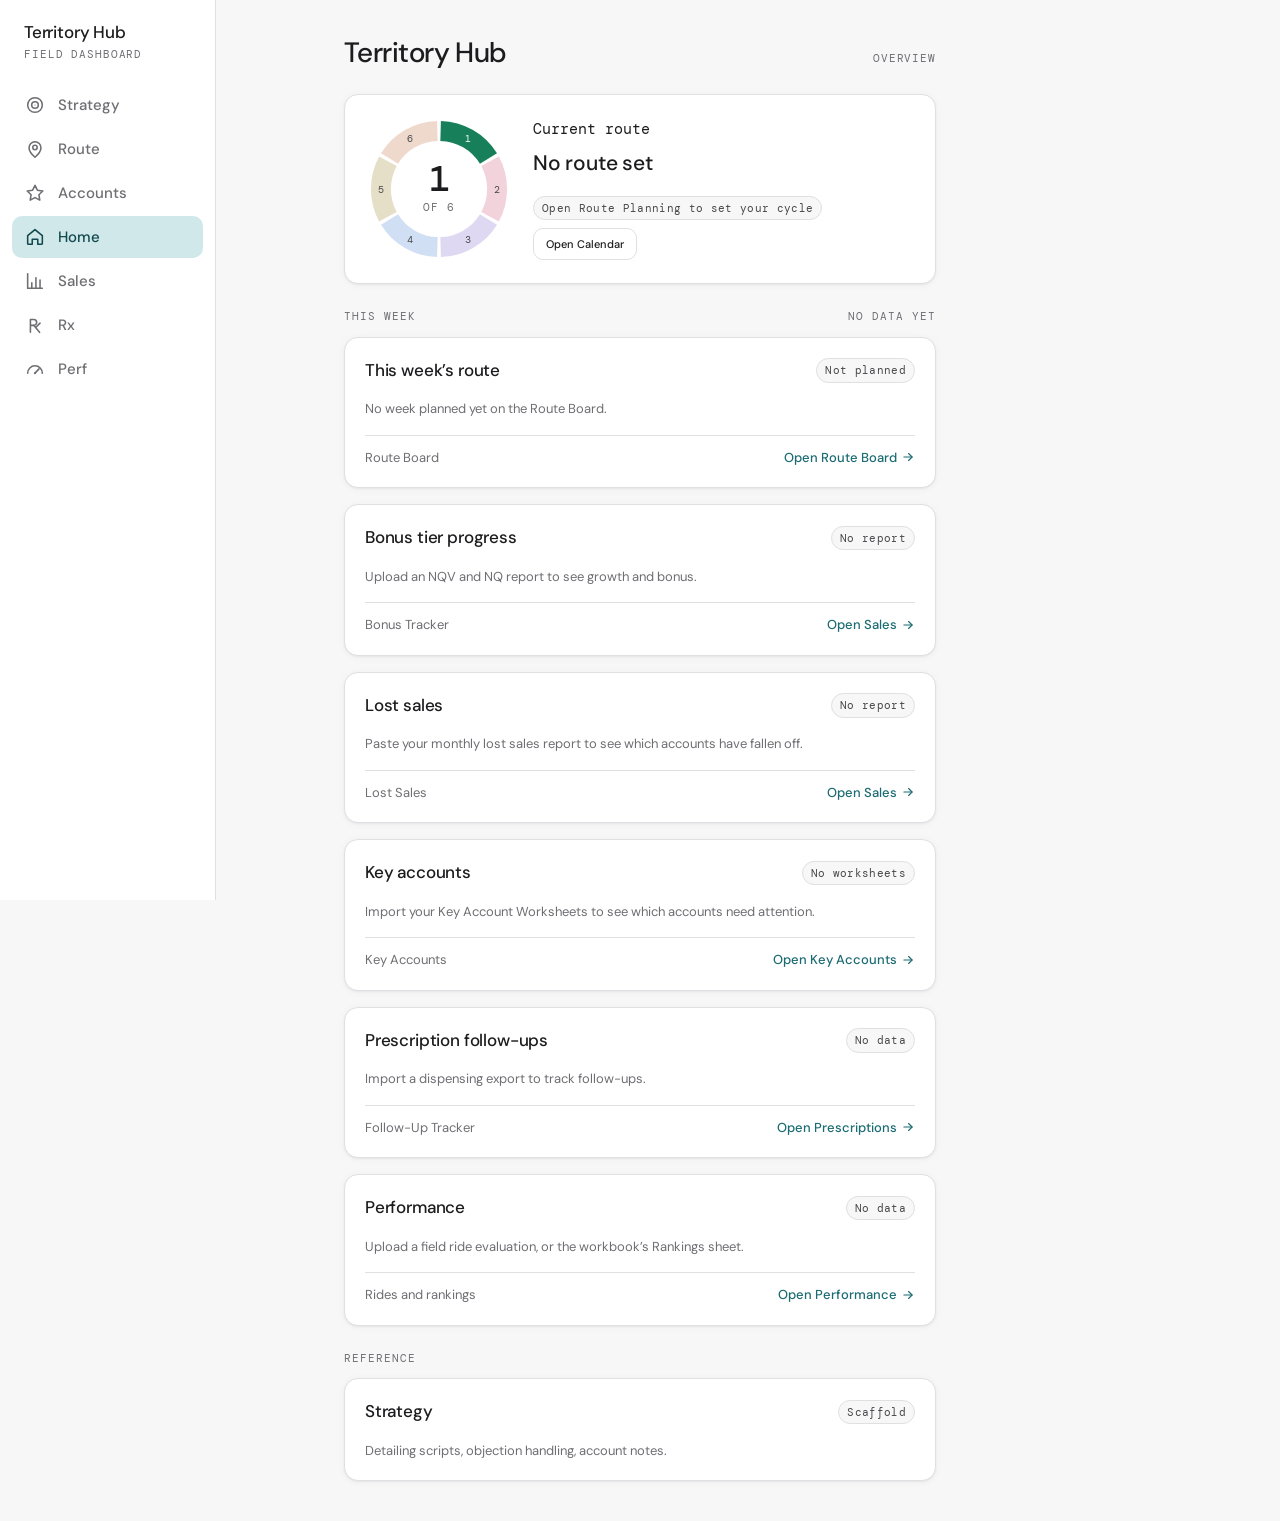
<file: index.html>
<!DOCTYPE html>
<html lang="en">
<head>
<meta charset="UTF-8">
<meta name="viewport" content="width=device-width, initial-scale=1.0">
<meta name="color-scheme" content="light">
<title>Territory Hub</title>

<link rel="preconnect" href="https://fonts.googleapis.com">
<link rel="preconnect" href="https://fonts.gstatic.com" crossorigin>
<link href="https://fonts.googleapis.com/css2?family=DM+Mono:wght@400;500&family=DM+Sans:opsz,wght@9..40,400;9..40,500;9..40,700&display=swap" rel="stylesheet">
<link rel="stylesheet" href="assets/css/shell.css?v=1789538658">

<style>
  /* -----------------------------------------------------------------------
     Home-only layout. Anything reusable belongs in shell.css instead —
     these rules exist because the week strip and dial header appear on this
     page and nowhere else.
     ----------------------------------------------------------------------- */
  .hero { display: grid; gap: var(--s-5); }
  @media (min-width: 480px) {
    .hero { grid-template-columns: auto 1fr; align-items: center; }
  }

  /* The caption is a grid, so a bare button stretches the full width of it
     and stops reading as a link and starts reading as a form control. */
  #calBtn { justify-self: start; }

  .week-strip {
    display: grid;
    grid-template-columns: repeat(5, 1fr);
    gap: var(--s-2);
  }
  .week-strip > div {
    display: grid; gap: 2px; justify-items: center;
    padding: var(--s-2) var(--s-1);
    border: 1px solid var(--rule);
    border-radius: var(--r-md);
    background: var(--bg);
  }
  .week-strip .d {
    font-family: var(--font-mono);
    font-size: var(--fs-xs);
    letter-spacing: 0.06em;
    text-transform: uppercase;
    color: var(--ink-light);
  }
  .week-strip .n {
    font-family: var(--font-mono);
    font-size: var(--fs-lg);
    font-weight: 500;
    line-height: 1.15;
  }
  .week-strip .is-today { border-color: var(--teal); background: var(--teal-dim); }
  .week-strip .is-today .d { color: var(--teal-deep); }

  /* Today's route note, above the week strip */
  .today-note {
    display: flex; align-items: baseline; gap: var(--s-3);
    padding: var(--s-3);
    margin-bottom: var(--s-3);
    background: var(--teal-dim);
    border-radius: var(--r-md);
  }
  .today-label {
    font-size: var(--fs-xs);
    letter-spacing: 0.06em;
    text-transform: uppercase;
    color: var(--teal-deep);
    flex-shrink: 0;
  }
  .today-text { font-size: var(--fs-sm); color: var(--ink); line-height: 1.45; }

  /* "N waiting on the route you're working" line */
  .on-route {
    display: flex; align-items: center; gap: var(--s-2);
    margin-top: var(--s-3);
    padding-top: var(--s-3);
    border-top: 1px solid var(--rule);
    font-size: var(--fs-sm);
    color: var(--ink-mid);
  }
  .on-route b { font-family: var(--font-mono); font-weight: 500; color: var(--ink); }

  .home-foot {
    margin-top: var(--s-8);
    font-size: var(--fs-xs);
    color: var(--ink-light);
    text-align: center;
  }
</style>
</head>

<body data-page="home">
<a class="skip-link" href="#main">Skip to content</a>

<main class="page" id="main">

  <header class="page-head">
    <h1>Territory Hub</h1>
    <span class="eyebrow mono">Overview</span>
  </header>

  <!-- ---------------------------------------------------------------------
       Rotation dial. The one element on Home that is not a link out — it is
       orientation, not a task. Filled from th_schedule_summary.
       --------------------------------------------------------------------- -->
  <section class="card" id="heroCard">
    <div class="hero">
      <div id="heroDial"></div>
      <div class="dial-caption">
        <span class="eyebrow mono">Current route</span>
        <span class="dial-zone" id="heroZone">&mdash;</span>
        <span class="mono" style="font-size:var(--fs-sm); color:var(--ink-light);"
              id="heroDates"></span>
        <span class="row" id="heroPills"></span>
        <!-- The same one-tap calendar link the Schedule Builder carries, put
             where it is reached fastest: directly under the route you are
             on, without opening a page first. -->
        <button class="btn btn-sm" type="button" id="calBtn">Open Calendar</button>
      </div>
    </div>
  </section>

  <p class="section-label"><span>This week</span><span class="mono" id="freshness"></span></p>

  <div class="stack">

    <!-- Route ------------------------------------------------------------ -->
    <!-- Destination is set in renderRoute(): this card carries both the board's
         stops-per-day strip and the schedule's note for today, and those now
         live on two different pages. It links to whichever one the card is
         actually showing. -->
    <a class="card card-link" href="route-planning.html" id="routeCard">
      <div class="card-head">
        <h2>This week&rsquo;s route</h2>
        <span id="routeBadge"></span>
      </div>
      <div id="routeBody"></div>
      <div class="card-foot row-between">
        <span class="stat-label" id="routeFoot"></span>
        <span class="card-cta"><span id="routeCta">Open Schedule Builder</span>
          <svg viewBox="0 0 24 24" fill="none" stroke="currentColor" stroke-width="2"
               stroke-linecap="round" stroke-linejoin="round" aria-hidden="true">
            <path d="M5 12h14"/><path d="m13 6 6 6-6 6"/>
          </svg>
        </span>
      </div>
    </a>

    <!-- Bonus ------------------------------------------------------------ -->
    <a class="card card-link" href="sales.html">
      <div class="card-head">
        <h2>Bonus tier progress</h2>
        <span id="bonusBadge"></span>
      </div>
      <div id="bonusBody"></div>
      <div class="card-foot row-between">
        <span class="stat-label" id="bonusFoot"></span>
        <span class="card-cta">Open Sales
          <svg viewBox="0 0 24 24" fill="none" stroke="currentColor" stroke-width="2"
               stroke-linecap="round" stroke-linejoin="round" aria-hidden="true">
            <path d="M5 12h14"/><path d="m13 6 6 6-6 6"/>
          </svg>
        </span>
      </div>
    </a>

    <!-- Lost sales --------------------------------------------------------
         Directly under the bonus card: both come off the Sales page, and this
         one names the offices the bonus card's gap is hiding in. -->
    <a class="card card-link" href="sales.html">
      <div class="card-head">
        <h2>Lost sales</h2>
        <span id="lsBadge"></span>
      </div>
      <div id="lsBody"></div>
      <div class="card-foot row-between">
        <span class="stat-label" id="lsFoot"></span>
        <span class="card-cta">Open Sales
          <svg viewBox="0 0 24 24" fill="none" stroke="currentColor" stroke-width="2"
               stroke-linecap="round" stroke-linejoin="round" aria-hidden="true">
            <path d="M5 12h14"/><path d="m13 6 6 6-6 6"/>
          </svg>
        </span>
      </div>
    </a>

    <!-- Key accounts ------------------------------------------------------
         Sits beside the bonus card because the two were one page until Key
         Accounts moved to its own, and the question it answers — which
         accounts want attention — is a this-week question even though the
         worksheets themselves are standing records. -->
    <a class="card card-link" href="key-accounts.html">
      <div class="card-head">
        <h2>Key accounts</h2>
        <span id="kaBadge"></span>
      </div>
      <div id="kaBody"></div>
      <div class="card-foot row-between">
        <span class="stat-label" id="kaFoot"></span>
        <span class="card-cta">Open Key Accounts
          <svg viewBox="0 0 24 24" fill="none" stroke="currentColor" stroke-width="2"
               stroke-linecap="round" stroke-linejoin="round" aria-hidden="true">
            <path d="M5 12h14"/><path d="m13 6 6 6-6 6"/>
          </svg>
        </span>
      </div>
    </a>

    <!-- Follow-ups -------------------------------------------------------- -->
    <a class="card card-link" href="prescriptions.html">
      <div class="card-head">
        <h2>Prescription follow-ups</h2>
        <span id="rxBadge"></span>
      </div>
      <div id="rxBody"></div>
      <div class="card-foot row-between">
        <span class="stat-label" id="rxFoot"></span>
        <span class="card-cta">Open Prescriptions
          <svg viewBox="0 0 24 24" fill="none" stroke="currentColor" stroke-width="2"
               stroke-linecap="round" stroke-linejoin="round" aria-hidden="true">
            <path d="M5 12h14"/><path d="m13 6 6 6-6 6"/>
          </svg>
        </span>
      </div>
    </a>

    <!-- Performance ------------------------------------------------------- -->
    <a class="card card-link" href="performance.html">
      <div class="card-head">
        <h2>Performance</h2>
        <span id="perfBadge"></span>
      </div>
      <div id="perfBody"></div>
      <div class="card-foot row-between">
        <span class="stat-label" id="perfFoot"></span>
        <span class="card-cta">Open Performance
          <svg viewBox="0 0 24 24" fill="none" stroke="currentColor" stroke-width="2"
               stroke-linecap="round" stroke-linejoin="round" aria-hidden="true">
            <path d="M5 12h14"/><path d="m13 6 6 6-6 6"/>
          </svg>
        </span>
      </div>
    </a>

  </div>

  <p class="section-label"><span>Reference</span></p>

  <a class="card card-link" href="strategy.html">
    <div class="card-head">
      <h2>Strategy</h2>
      <span class="pill">Scaffold</span>
    </div>
    <p class="stat-label">Detailing scripts, objection handling, account notes.</p>
  </a>

</main>

<script src="assets/js/data-store.js?v=1789774752"></script>
<script src="assets/js/shell.js?v=1788054532"></script>
<script>
/* ===========================================================================
   Home — reads only. Every number on this page comes from a summary written
   by the pillar that owns it; Home never re-parses raw tool data. That is
   what keeps it a live overview instead of a mockup you have to remember to
   update.

   A card with no summary yet shows an honest empty state naming the tool that
   fills it, rather than a plausible-looking fake.
   =========================================================================== */
(function () {
  'use strict';

  var ARROW = '';

  /* A summary older than this is shown with its age, so a stale report cannot
     quietly read as today's position. */
  var STALE_DAYS = 8;

  function daysOld(iso) {
    if (!iso) return null;
    return Math.floor((Date.now() - new Date(iso).getTime()) / 86400000);
  }

  function ageNote(iso) {
    var d = daysOld(iso);
    if (d === null) return '';
    if (d <= 0) return 'updated today';
    if (d === 1) return 'updated yesterday';
    return 'updated ' + d + ' days ago';
  }

  function empty(msg) {
    return '<p class="stat-label">' + msg + '</p>';
  }

  /* Sign goes before the dollar sign, not after it — "$-1,026" is what you get
     from formatting a negative number and prefixing "$", and it reads wrong.
     Only the Lost Sales card passes negatives; the rest are unaffected. */
  function money(n) {
    if (typeof n !== 'number' || isNaN(n)) return '—';
    return (n < 0 ? '-$' : '$') +
           Math.abs(n).toLocaleString('en-US', { maximumFractionDigits: 0 });
  }

  var MONTH_NAMES = ['January', 'February', 'March', 'April', 'May', 'June', 'July',
                     'August', 'September', 'October', 'November', 'December'];

  /* "2026-07" -> "July 2026". The summary stores the ISO month because it sorts;
     Home is the only place it has to read as English. */
  function monthLabel(m) {
    var p = String(m || '').split('-');
    if (p.length < 2) return '';
    return (MONTH_NAMES[parseInt(p[1], 10) - 1] || p[1]) + ' ' + p[0];
  }

  /* --- Hero: current route from th_schedule_summary ---------------------- */

  function renderHero() {
    var s = Store.schedule.readSummary();
    var week = s && s.weekNum ? s.weekNum : 1;

    Shell.zoneDial(document.getElementById('heroDial'), { week: week, totalWeeks: 6 });

    if (!s) {
      document.getElementById('heroZone').textContent = 'No route set';
      document.getElementById('heroDates').textContent = '';
      document.getElementById('heroPills').innerHTML =
        '<span class="pill">Open Route Planning to set your cycle</span>';
      return;
    }

    document.getElementById('heroZone').textContent = s.zone || '—';
    document.getElementById('heroDates').textContent = s.dateRange || '';

    /* Colour the caption by the route, matching the swatch system. */
    var z = Shell.zoneByName(s.zone);
    var pills = '';
    if (z) {
      pills += '<span class="zone-chip" style="--zone:' + z.color + '">' +
               '<span class="zone-dot" style="--zone:' + z.color + '"></span>Week ' +
               z.week + '</span>';
    }
    /* The follow-up route gets its own territory colour too, so the two chips
       read as two different routes rather than "the route" and "an extra".
       Schedule Builder writes these with a trailing "Follow-Ups" that is not
       part of any zone name, so strip it before resolving — and fall back to
       the plain pill rather than guessing if it still does not match. */
    if (s.followup) {
      var fz = Shell.zoneByName(String(s.followup).replace(/\s*follow[-\s]?ups?\s*$/i, ''));
      pills += fz
        ? '<span class="zone-chip" style="--zone:' + fz.color + '">' +
            '<span class="zone-dot" style="--zone:' + fz.color + '"></span>' +
            Shell.escapeHtml(s.followup) + '</span>'
        : '<span class="pill pill-accent">' + Shell.escapeHtml(s.followup) + '</span>';
    }
    document.getElementById('heroPills').innerHTML = pills;
  }

  /* --- Route Board day counts (read straight from its own store) --------- */

  function renderRoute() {
    var counts = Store.routeBoard.dayCounts();
    var s = Store.schedule.readSummary();
    var body = document.getElementById('routeBody');
    var badge = document.getElementById('routeBadge');
    var foot = document.getElementById('routeFoot');

    var todayIdx = (new Date().getDay() + 6) % 7;   /* 0 = Monday, 5/6 = weekend */
    var isWeekday = todayIdx <= 4;

    /* Today's route note, carried in th_schedule_summary.days. This is the
       "events" idea from the plan, resolved as a view: Schedule Builder
       already holds these notes, so Home shows them rather than offering a
       second place to type them. */
    var todayLine = '';
    if (isWeekday && s && s.days && s.days[todayIdx] && String(s.days[todayIdx]).trim()) {
      var dayName = new Date().toLocaleDateString('en-US', { weekday: 'long' });
      todayLine =
        '<div class="today-note">' +
          '<span class="today-label mono">' + dayName + '</span>' +
          '<span class="today-text">' + Shell.escapeHtml(String(s.days[todayIdx]).trim()) + '</span>' +
        '</div>';
    }

    if (!counts) {
      badge.outerHTML = '<span class="pill" id="routeBadge">' +
                        (todayLine ? 'From schedule' : 'Not planned') + '</span>';
      body.innerHTML = todayLine ||
        empty('No week planned yet on the Route Board.');
      foot.textContent = todayLine ? 'Schedule Builder' : 'Route Board';
      /* Nothing on the board yet, so the useful destination is the board
         itself when there is no schedule note either. */
      linkCardTo(todayLine ? 'schedule' : 'board');
      return;
    }

    var days = [['mon', 'Mon'], ['tue', 'Tue'], ['wed', 'Wed'], ['thu', 'Thu'], ['fri', 'Fri']];
    var total = 0;

    body.innerHTML = todayLine + '<div class="week-strip">' + days.map(function (d, i) {
      total += counts[d[0]];
      return '<div' + (i === todayIdx ? ' class="is-today"' : '') + '>' +
             '<span class="d">' + d[1] + '</span>' +
             '<span class="n">' + counts[d[0]] + '</span></div>';
    }).join('') + '</div>';

    badge.outerHTML = '<span class="pill pill-accent" id="routeBadge">' + total + ' stops</span>';
    foot.textContent = total === 1 ? '1 account assigned' : total + ' accounts assigned';
    linkCardTo('board');
  }

  /* The Route Board and the Schedule Builder are two pages now, so the card
     sends you to the one it is showing rather than to a tab bar you would
     then have to choose from. */
  function linkCardTo(which) {
    var card = document.getElementById('routeCard');
    var cta = document.getElementById('routeCta');
    if (!card || !cta) return;
    var board = which === 'board';
    card.setAttribute('href', board ? 'route-board.html' : 'route-planning.html');
    cta.textContent = board ? 'Open Route Board' : 'Open Schedule Builder';
  }

  /* --- Bonus ------------------------------------------------------------- */

  function renderBonus() {
    var s = Store.bonus.readSummary();
    var body = document.getElementById('bonusBody');
    var badge = document.getElementById('bonusBadge');
    var foot = document.getElementById('bonusFoot');

    if (!s) {
      badge.outerHTML = '<span class="pill" id="bonusBadge">No report</span>';
      body.innerHTML = empty('Upload an NQV and NQ report to see growth and bonus.');
      foot.textContent = 'Bonus Tracker';
      return;
    }

    var pct = typeof s.growthPct === 'number' ? s.growthPct : null;
    var earned = typeof s.bonusEarned === 'number' ? s.bonusEarned : 0;
    var possible = typeof s.bonusPossible === 'number' ? s.bonusPossible : 0;
    var frac = possible > 0 ? Math.max(0, Math.min(1, earned / possible)) : 0;

    body.innerHTML =
      '<div class="stack-tight">' +
        '<div class="row-between">' +
          '<span class="stat">' +
            '<span class="stat-value" style="color:' + (s.onTrack ? 'var(--green)' : 'var(--red)') + '">' +
              (pct === null ? '—' : (pct >= 0 ? '+' : '') + pct.toFixed(1) + '%') + '</span>' +
            '<span class="stat-label">category growth</span>' +
          '</span>' +
        '</div>' +
        '<div class="progress ' + (s.onTrack ? 'is-ok' : 'is-warn') + '" role="img" aria-label="' +
          money(earned) + ' of ' + money(possible) + ' possible bonus earned">' +
          '<span style="width:' + (frac * 100).toFixed(0) + '%"></span>' +
        '</div>' +
        '<div class="row-between">' +
          '<span class="stat-label mono">' + money(earned) + ' earned</span>' +
          '<span class="stat-label mono">' + money(possible) + ' possible</span>' +
        '</div>' +
      '</div>';

    badge.outerHTML = '<span class="pill ' + (s.onTrack ? 'pill-ok' : 'pill-bad') + '" id="bonusBadge">' +
                      (s.onTrack ? 'On track' : 'At risk') + '</span>';
    foot.textContent = (s.reportDate ? 'Report of ' + s.reportDate : 'Bonus Tracker') +
                       (daysOld(s.updatedAt) >= STALE_DAYS ? ' · ' + ageNote(s.updatedAt) : '');
  }

  /* --- Lost sales ---------------------------------------------------------

     Reads the newest month only — that is all the summary carries, on purpose.
     The dollar figure is the sum of every account trading below its own
     12-month run rate, which is what the manager's report measures; the label
     says "below run rate" and not "lost" so the card cannot be read as money
     that has already gone. */

  function renderLostSales() {
    var s = Store.lostSales.readSummary();
    var body = document.getElementById('lsBody');
    var badge = document.getElementById('lsBadge');
    var foot = document.getElementById('lsFoot');

    if (!s || !s.month) {
      badge.outerHTML = '<span class="pill" id="lsBadge">No report</span>';
      body.innerHTML = empty('Paste your monthly lost sales report to see which accounts have fallen off.');
      foot.textContent = 'Lost Sales';
      return;
    }

    var open = s.open || 0;
    var down = s.accountsDown || 0;

    var named = (s.attention || []).map(Shell.escapeHtml).join(', ');
    var more = open - (s.attention || []).length;

    body.innerHTML =
      '<div class="stat-row">' +
        '<span class="stat">' +
          '<span class="stat-value"' + (s.belowRunRate < 0 ? ' style="color:var(--red)"' : '') +
            '>' + money(s.belowRunRate) + '</span>' +
          '<span class="stat-label">below run rate</span>' +
        '</span>' +
        '<span class="stat">' +
          '<span class="stat-value"' + (open ? ' style="color:var(--amber)"' : '') + '>' + open + '</span>' +
          '<span class="stat-label">not yet worked</span>' +
        '</span>' +
      '</div>' +
      (named
        ? '<p class="stat-label" style="margin-top:var(--s-3);">' + named +
          (more > 0 ? ' and ' + more + ' more' : '') + '</p>'
        : '') +
      /* Accounts down more than one month running are the ones a single visit
         has already failed to fix, so they get their own line rather than
         being folded into the count above. */
      (s.running
        ? '<p class="stat-label" style="margin-top:var(--s-2); color:var(--red);">' +
          '<b>' + s.running + '</b> down 2+ months running</p>'
        : '');

    badge.outerHTML = '<span class="pill ' +
      (open ? 'pill-warn' : (down ? 'pill-ok' : 'pill-ok')) + '" id="lsBadge">' +
      (open ? open + ' to work' : (down ? 'all worked' : 'nothing down')) +
      '</span>';

    foot.textContent = monthLabel(s.month) + ' · ' + down + (down === 1 ? ' account' : ' accounts') +
                       ' down' +
                       (daysOld(s.updatedAt) >= STALE_DAYS ? ' · ' + ageNote(s.updatedAt) : '');
  }

  /* --- Key accounts ------------------------------------------------------- */

  function renderKeyAccts() {
    var s = Store.keyAccounts.readSummary();
    var body = document.getElementById('kaBody');
    var badge = document.getElementById('kaBadge');
    var foot = document.getElementById('kaFoot');

    if (!s || !s.total) {
      badge.outerHTML = '<span class="pill" id="kaBadge">No worksheets</span>';
      body.innerHTML = empty('Import your Key Account Worksheets to see which accounts need attention.');
      foot.textContent = 'Key Accounts';
      return;
    }

    var attention = (s.atRisk || 0) + (s.watch || 0);
    var steps = s.openSteps || 0;

    /* Names, not just a count. "2 need attention" makes you open the page to
       find out which two; naming them is the whole value of a Home card. */
    var named = (s.attention || []).map(Shell.escapeHtml).join(', ');
    var more = attention - (s.attention || []).length;

    body.innerHTML =
      '<div class="stat-row">' +
        '<span class="stat">' +
          '<span class="stat-value"' +
            (s.atRisk ? ' style="color:var(--red)"' : (attention ? ' style="color:var(--amber)"' : '')) +
            '>' + attention + '</span>' +
          '<span class="stat-label">need attention</span>' +
        '</span>' +
        '<span class="stat">' +
          '<span class="stat-value"' + (steps ? ' style="color:var(--amber)"' : '') + '>' + steps + '</span>' +
          '<span class="stat-label">open next steps</span>' +
        '</span>' +
      '</div>' +
      (named
        ? '<p class="stat-label" style="margin-top:var(--s-3);">' + named +
          (more > 0 ? ' and ' + more + ' more' : '') + '</p>'
        : '');

    badge.outerHTML = '<span class="pill ' +
      (s.atRisk ? 'pill-bad' : (attention ? 'pill-warn' : 'pill-ok')) + '" id="kaBadge">' +
      (s.atRisk ? s.atRisk + ' at risk' : (attention ? attention + ' to watch' : 'all healthy')) +
      '</span>';

    foot.textContent = s.total + (s.total === 1 ? ' account' : ' accounts') +
                       (daysOld(s.updatedAt) >= STALE_DAYS ? ' · ' + ageNote(s.updatedAt) : '');
  }

  /* --- Prescription follow-ups ------------------------------------------- */

  function renderRx() {
    var s = Store.prescribers.readSummary();
    var body = document.getElementById('rxBody');
    var badge = document.getElementById('rxBadge');
    var foot = document.getElementById('rxFoot');

    if (!s) {
      badge.outerHTML = '<span class="pill" id="rxBadge">No data</span>';
      body.innerHTML = empty('Import a dispensing export to track follow-ups.');
      foot.textContent = 'Follow-Up Tracker';
      return;
    }

    var need = s.needFollowUp || 0;
    var flagged = s.flagged || 0;

    /* What is waiting on the route being worked THIS week. The counts are
       tallied by Prescriptions into the summary, so Home still never touches
       the roster; all it does here is look up the current zone's bucket. */
    var sched = Store.schedule.readSummary();
    var zone = sched ? Shell.zoneByName(sched.zone) : null;
    var onRoute = (zone && s.byRoute && s.byRoute[zone.id]) || null;

    body.innerHTML =
      '<div class="stat-row">' +
        '<span class="stat">' +
          '<span class="stat-value"' + (need ? ' style="color:var(--amber)"' : '') + '>' + need + '</span>' +
          '<span class="stat-label">to follow up</span>' +
        '</span>' +
        '<span class="stat">' +
          '<span class="stat-value"' + (flagged ? ' style="color:var(--red)"' : '') + '>' + flagged + '</span>' +
          '<span class="stat-label">flagged</span>' +
        '</span>' +
      '</div>' +
      (onRoute && onRoute.open
        ? '<div class="on-route" style="--zone:' + zone.color + '">' +
            '<span class="zone-dot" style="--zone:' + zone.color + '"></span>' +
            '<span><b>' + onRoute.open + '</b> on ' + Shell.escapeHtml(zone.name) +
            ' this week' + (onRoute.flagged ? ' · <b>' + onRoute.flagged + '</b> flagged' : '') +
            '</span>' +
          '</div>'
        : '');

    badge.outerHTML = '<span class="pill ' + (need ? 'pill-warn' : 'pill-ok') + '" id="rxBadge">' +
                      (need ? need + ' open' : 'all clear') + '</span>';
    foot.textContent = 'Prescriber follow-up tracker';
  }

  /* Performance. Fed by two parts of that page through one merged summary:
     the evaluation import writes lastEvalDate/lastEvalPct/flagged/working,
     the rankings view writes overallRank/totalReps/rankBasis. Either half can
     be absent, so nothing here assumes the other has run.

     A rank is never shown without its denominator or its basis — TotalReps
     moves between reports, and the monthly and 90-day figures are not the
     same measurement. */
  function renderPerf() {
    var s = Store.performance.readSummary();
    var body = document.getElementById('perfBody');
    var badge = document.getElementById('perfBadge');
    var foot = document.getElementById('perfFoot');

    if (!s || (!s.lastEvalDate && s.overallRank === undefined)) {
      badge.outerHTML = '<span class="pill" id="perfBadge">No data</span>';
      body.innerHTML = empty('Upload a field ride evaluation, or the workbook’s Rankings sheet.');
      foot.textContent = 'Rides and rankings';
      return;
    }

    var stats = [];
    if (s.overallRank !== undefined && s.overallRank !== null) {
      stats.push('<span class="stat">' +
        '<span class="stat-value">' + s.overallRank +
          (s.totalReps ? '<span class="stat-label"> of ' + s.totalReps + '</span>' : '') +
        '</span>' +
        '<span class="stat-label">overall rank</span></span>');
    }
    if (s.lastEvalPct !== undefined && s.lastEvalPct !== null) {
      stats.push('<span class="stat">' +
        '<span class="stat-value">' + Math.round(s.lastEvalPct) + '%</span>' +
        '<span class="stat-label">last ride</span></span>');
    }
    if (s.working) {
      stats.push('<span class="stat">' +
        '<span class="stat-value" style="color:var(--amber)">' + s.working + '</span>' +
        '<span class="stat-label">working on</span></span>');
    }
    body.innerHTML = stats.length
      ? '<div class="stat-row">' + stats.join('') + '</div>' +
        (s.rankBasis
          ? '<p class="stat-label" style="margin-top:var(--s-2);">' +
            Shell.escapeHtml(s.rankBasis) + (s.rankDate ? ' · ' + Shell.escapeHtml(s.rankDate) : '') +
            '</p>'
          : '')
      : empty('Nothing to show yet.');

    badge.outerHTML = '<span class="pill" id="perfBadge">' +
      (s.overallRank ? '#' + s.overallRank + (s.totalReps ? '/' + s.totalReps : '')
                     : (s.flagged ? s.flagged + ' flagged' : 'ready')) + '</span>';
    foot.textContent = s.lastEvalDate ? 'Last ride ' + s.lastEvalDate : 'Rides and rankings';
  }

  /* --- Freshness --------------------------------------------------------- */

  function renderFreshness() {
    var stamps = [
      (Store.schedule.readSummary() || {}).updatedAt,
      (Store.bonus.readSummary() || {}).updatedAt,
      (Store.lostSales.readSummary() || {}).updatedAt,
      (Store.keyAccounts.readSummary() || {}).updatedAt,
      (Store.prescribers.readSummary() || {}).updatedAt,
      (Store.performance.readSummary() || {}).updatedAt
    ].filter(Boolean);
    if (!stamps.length) { document.getElementById('freshness').textContent = 'no data yet'; return; }
    stamps.sort();
    document.getElementById('freshness').textContent = ageNote(stamps[stamps.length - 1]);
  }

  function renderAll() {
    renderHero();
    renderRoute();
    renderBonus();
    renderLostSales();
    renderKeyAccts();
    renderRx();
    renderPerf();
    renderFreshness();
  }

  /* --- Calendar ----------------------------------------------------------
     The same two-step the Schedule Builder's button uses: ask iOS to open the
     Calendar app, and if this page is still on screen a second later, take it
     that the scheme went nowhere.

     Where Schedule Builder then hands over an .ics file, this hands over the
     page that can build one. Rebuilding the export here would put a second
     copy of the six-week rotation and the cycle anchor on Home, and the two
     would disagree the first time either was corrected.
     ---------------------------------------------------------------------- */
  function openCalendar() {
    window.open('calshow://', '_self');
    setTimeout(function () {
      if (!document.hidden) window.location.href = 'route-planning.html';
    }, 1000);
  }

  Shell.ready(function () {
    renderAll();
    document.getElementById('calBtn').addEventListener('click', openCalendar);
    /* Repaint if another tab writes a summary while this one is open. */
    Store.onChange(renderAll);
  });

})();
</script>
</body>
</html>
</file>
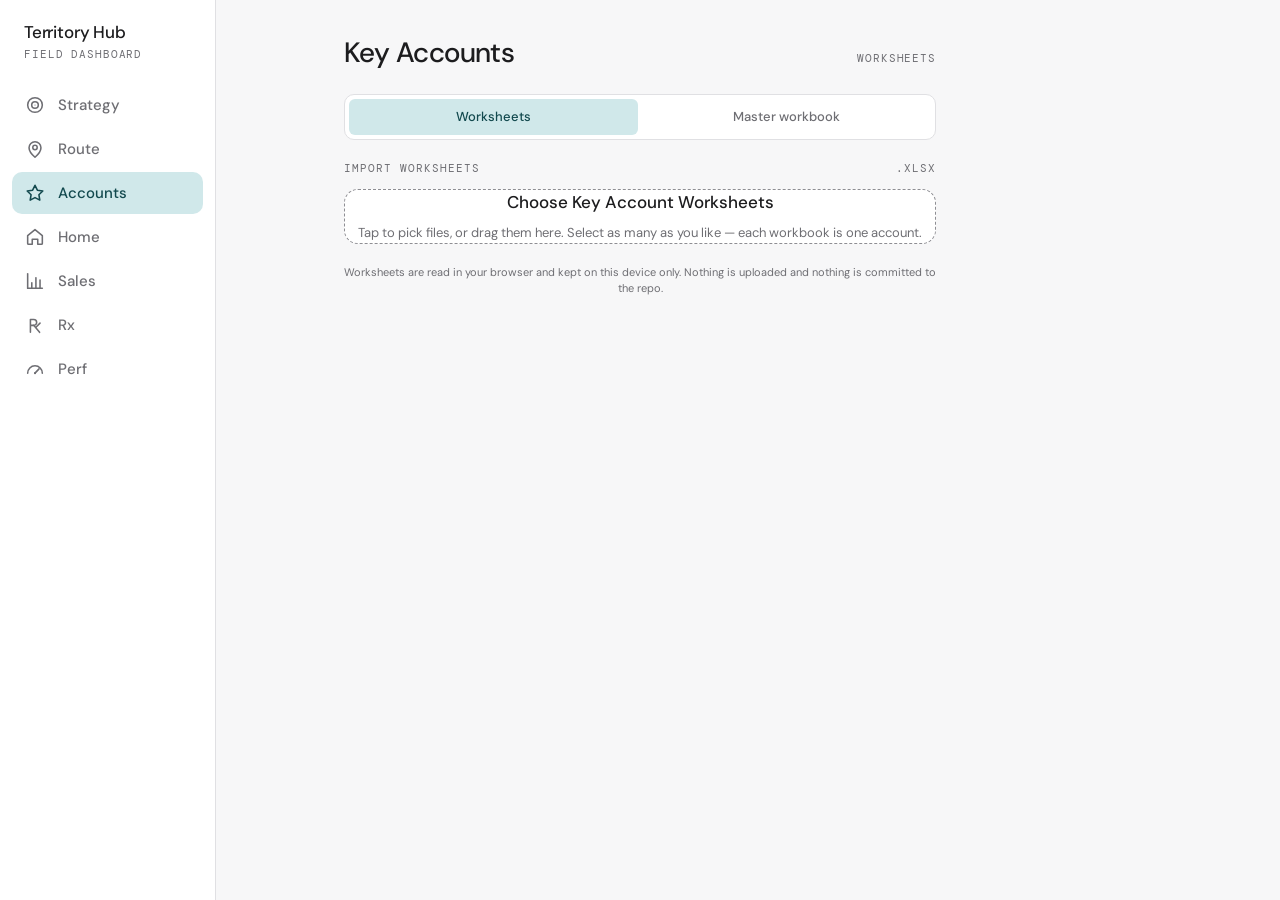
<file: key-accounts.html>
<!DOCTYPE html>
<html lang="en">
<head>
<meta charset="UTF-8">
<meta name="viewport" content="width=device-width, initial-scale=1.0">
<meta name="color-scheme" content="light">
<title>Key Accounts &middot; Territory Hub</title>

<link rel="preconnect" href="https://fonts.googleapis.com">
<link rel="preconnect" href="https://fonts.gstatic.com" crossorigin>
<link href="https://fonts.googleapis.com/css2?family=DM+Mono:wght@400;500&family=DM+Sans:opsz,wght@9..40,400;9..40,500;9..40,700&display=swap" rel="stylesheet">
<link rel="stylesheet" href="assets/css/shell.css?v=1789538658">

<style>
  /* -----------------------------------------------------------------------
     Key Accounts' own layout. Card, pill, button, input, section-label and
     the type scale all come from shell.css; what is here is the worksheet
     drop zone, the import report and the account card.

     Every rule is still prefixed .ka-. The prefix was originally there to
     keep these off the Bonus Tracker's rules when the two shared a page;
     it stays because the class names it guards ("head", "row", "name",
     "figs") are generic enough to collide with anything added to shell.css
     later.
     ----------------------------------------------------------------------- */

  /* Drop zone. A <label> wrapping a hidden file input, so tapping it opens the
     picker on a phone while dragging a file onto it works on the laptop. */
  .ka-drop {
    display: block;
    background: var(--white);
    border: 1px dashed var(--ink-faint);
    border-radius: var(--r-lg);
    padding: var(--s-7) var(--s-4);
    text-align: center;
    cursor: pointer;
    transition: border-color 120ms ease, background 120ms ease;
  }
  .ka-drop:hover, .ka-drop.is-over { border-color: var(--teal); background: var(--teal-dim); }
  /* The input is inside the label, so hiding it costs nothing — the whole
     drop zone is the control. On sales.html this rule was the Bonus Tracker's
     and applied to both tools by accident of sharing a stylesheet. */
  .ka-drop input[type=file] { display: none; }
  /* Both are spans inside a <label>, so without this they run together on one
     line — the same reason the Bonus Tracker's .slot-* spans are blocks. */
  .ka-drop-title { display: block; font-size: var(--fs-lg); font-weight: 500; }
  .ka-drop-sub {
    display: block;
    font-size: var(--fs-sm); color: var(--ink-light); margin-top: var(--s-2);
  }

  /* Import report — one line per file, so a workbook that failed says so next
     to its own name instead of collapsing into a single error. */
  .ka-file {
    display: flex; align-items: flex-start; gap: var(--s-3);
    padding: var(--s-3);
    background: var(--white);
    border: 1px solid var(--rule);
    border-left: 3px solid var(--rule);
    border-radius: var(--r-md);
    margin-bottom: var(--s-2);
  }
  .ka-file.is-new    { border-left-color: var(--green); }
  .ka-file.is-update { border-left-color: var(--teal); }
  .ka-file.is-bad    { border-left-color: var(--red); }
  .ka-file-name {
    font-family: var(--font-mono); font-size: var(--fs-xs);
    color: var(--ink-light);
    overflow: hidden; text-overflow: ellipsis; white-space: nowrap;
  }
  .ka-file-acct { font-size: var(--fs-sm); font-weight: 500; }
  .ka-file-why  { font-size: var(--fs-xs); color: var(--red); margin-top: 2px; }

  /* Search + filter chips, matching the prescriber roster. */
  .ka-search { position: relative; }
  .ka-search svg {
    position: absolute; left: var(--s-3); top: 50%; transform: translateY(-50%);
    width: 16px; height: 16px; stroke: var(--ink-faint); fill: none; stroke-width: 2;
    pointer-events: none;
  }
  .ka-search .input { padding-left: 36px; }
  .ka-chips {
    display: flex; gap: var(--s-1); align-items: center;
    overflow-x: auto; padding-bottom: var(--s-1);
    scrollbar-width: none;
  }
  .ka-chips::-webkit-scrollbar { display: none; }
  .ka-chips > .lbl { font-size: var(--fs-xs); color: var(--ink-light); flex-shrink: 0; }
  .ka-chip {
    flex-shrink: 0;
    padding: var(--s-1) var(--s-3);
    border: 1px solid var(--rule);
    border-radius: var(--r-pill);
    background: var(--white);
    color: var(--ink-mid);
    font-size: var(--fs-xs);
    cursor: pointer;
    white-space: nowrap;
    transition: border-color 120ms ease, background 120ms ease;
  }
  .ka-chip:hover { border-color: var(--ink-faint); }
  .ka-chip[aria-pressed="true"] { background: var(--ink); border-color: var(--ink); color: var(--white); }

  /* Account card. The left edge carries the health assessment from section 10,
     which is the one field that says whether this account needs attention. */
  .ka-acct {
    background: var(--white);
    border: 1px solid var(--rule);
    border-left: 3px solid var(--rule);
    border-radius: var(--r-lg);
    overflow: hidden;
  }
  .ka-acct.h-excellent { border-left-color: var(--green); }
  .ka-acct.h-healthy   { border-left-color: var(--green); }
  .ka-acct.h-moderate  { border-left-color: var(--amber); }
  .ka-acct.h-risk      { border-left-color: var(--red); }

  .ka-head {
    display: block; width: 100%;
    padding: var(--s-4);
    background: none; border: none; cursor: pointer;
    font: inherit; color: inherit; text-align: left;
  }
  .ka-name { font-size: var(--fs-lg); font-weight: 500; }
  .ka-meta { font-size: var(--fs-xs); color: var(--ink-light); margin-top: 2px; }
  .ka-pills { display: flex; flex-wrap: wrap; gap: var(--s-1); margin-top: var(--s-3); }

  /* Headline sales figures, shown collapsed so the card is worth reading
     without opening it. */
  .ka-figs {
    display: flex; flex-wrap: wrap; gap: var(--s-5);
    margin-top: var(--s-3);
  }
  .ka-fig-val { font-family: var(--font-mono); font-size: var(--fs-base); font-weight: 500; }
  .ka-fig-val.pos { color: var(--green); }
  .ka-fig-val.neg { color: var(--red); }
  .ka-fig-lbl {
    font-size: var(--fs-xs); color: var(--ink-light);
    letter-spacing: 0.04em; text-transform: uppercase;
  }

  /* Expanded body — one block per worksheet section, in worksheet order. */
  .ka-body { padding: 0 var(--s-4) var(--s-4); }
  .ka-sec { margin-top: var(--s-5); }
  .ka-sec:first-child { margin-top: var(--s-2); }
  .ka-sec-title {
    font-family: var(--font-mono);
    font-size: var(--fs-xs);
    font-weight: 500;
    letter-spacing: 0.06em;
    text-transform: uppercase;
    color: var(--ink-light);
    padding-bottom: var(--s-2);
    border-bottom: 1px solid var(--rule);
    margin-bottom: var(--s-3);
  }
  /* Label above value, not beside it. Several of these questions run to a full
     line of text ("Are they utilizing a combination post-op drop for LASIK"),
     and a two-column row would leave the answer squeezed against the edge on a
     phone. */
  .ka-row { margin-bottom: var(--s-3); }
  .ka-row:last-child { margin-bottom: 0; }
  .ka-row-lbl { font-size: var(--fs-xs); color: var(--ink-light); }
  .ka-row-val { font-size: var(--fs-sm); color: var(--ink); white-space: pre-wrap; }
  .ka-row-val.is-empty { color: var(--ink-faint); font-style: italic; }

  .ka-tbl-wrap { overflow-x: auto; }
  table.ka-tbl { width: 100%; border-collapse: collapse; font-size: var(--fs-sm); }
  table.ka-tbl th {
    font-family: var(--font-mono);
    font-size: var(--fs-xs);
    font-weight: 500;
    letter-spacing: 0.05em;
    text-transform: uppercase;
    color: var(--ink-light);
    text-align: left;
    white-space: nowrap;
    padding: 0 var(--s-3) var(--s-2) 0;
    border-bottom: 1px solid var(--rule);
  }
  table.ka-tbl td {
    padding: var(--s-2) var(--s-3) var(--s-2) 0;
    border-bottom: 1px solid var(--rule);
    color: var(--ink-mid);
    vertical-align: top;
  }
  table.ka-tbl tr:last-child td { border-bottom: none; }
</style>
</head>

<body data-page="keyaccts">
<a class="skip-link" href="#main">Skip to content</a>

<main class="page" id="main">

  <header class="page-head">
    <h1>Key Accounts</h1>
    <span class="eyebrow mono" id="kaHdrSub">Worksheets</span>
  </header>

  <!-- Two tools, one page — the same [data-tabs] mechanism Sales and Route
       Planning use. Shell.tabs() wires it automatically. -->
  <div class="subtabs" role="tablist" aria-label="Account tools"
       data-tabs data-default="worksheets">
    <button data-panel="worksheets">Worksheets</button>
    <button data-panel="workbook">Master workbook</button>
  </div>

  <section class="tabpanel" data-panel="worksheets" role="tabpanel" aria-label="Key Account Worksheets">

  <!-- ---- Import ---- -->
  <section id="kaImportView">
    <p class="section-label">
      <span>Import worksheets</span>
      <span class="mono">.xlsx</span>
    </p>

    <label class="ka-drop" id="kaDrop">
      <span class="ka-drop-title">Choose Key Account Worksheets</span>
      <span class="ka-drop-sub" id="kaDropSub">
        Tap to pick files, or drag them here. Select as many as you like &mdash;
        each workbook is one account.
      </span>
      <input type="file" id="kaFile" multiple accept=".xlsx,.xlsm,.xls">
    </label>

    <div class="err" id="kaErr" hidden style="margin-top:var(--s-4);"></div>

    <div id="kaPreview" hidden style="margin-top:var(--s-5);">
      <p class="section-label"><span id="kaPreviewLabel">Ready to import</span></p>
      <div id="kaFileList"></div>
      <div class="row" style="margin-top:var(--s-4);">
        <button class="btn btn-primary" id="kaApplyBtn" style="flex:1;">Add to Key Accounts</button>
        <button class="btn" id="kaDiscardBtn">Discard</button>
      </div>
    </div>

    <div class="row" id="kaBackRow" hidden style="justify-content:center; margin-top:var(--s-5);">
      <button class="btn btn-sm" id="kaBackBtn">Back to accounts</button>
    </div>

    <p class="hint" style="text-align:center; margin-top:var(--s-5);">
      Worksheets are read in your browser and kept on this device only.
      Nothing is uploaded and nothing is committed to the repo.
    </p>
  </section>

  <!-- ---- Accounts ---- -->
  <section id="kaBookView" hidden>
    <p class="hint" id="kaAsOf" style="margin-bottom:var(--s-3);"></p>

    <div class="ka-search">
      <svg viewBox="0 0 24 24" aria-hidden="true" stroke-linecap="round" stroke-linejoin="round">
        <circle cx="11" cy="11" r="7"/><path d="m20 20-3.5-3.5"/>
      </svg>
      <input type="search" class="input" id="kaSearch"
             placeholder="Search account, doctor, city or notes&hellip;"
             aria-label="Search key accounts">
    </div>

    <div class="ka-chips" id="kaStatusRow" style="margin-top:var(--s-2);"></div>
    <div class="ka-chips" id="kaHealthRow" style="margin-top:var(--s-1);"></div>

    <div class="stack" id="kaList" style="margin-top:var(--s-4);"></div>
    <div class="empty" id="kaNoMatch" hidden></div>

    <div class="row" style="justify-content:center; gap:var(--s-4); margin-top:var(--s-8);">
      <button class="btn btn-sm" id="kaAddBtn">Import worksheets</button>
      <button class="btn btn-sm" id="kaClearBtn">Clear key accounts</button>
    </div>
    <div id="kaClearConfirm" hidden style="margin-top:var(--s-3);">
      <p class="hint" id="kaClearText" style="text-align:center; max-width:60ch; margin:0 auto;"></p>
      <div class="row" style="justify-content:center; gap:var(--s-3); margin-top:var(--s-3);">
        <button class="btn btn-sm btn-danger" id="kaClearYes">Yes, clear</button>
        <button class="btn btn-sm" id="kaClearNo">Cancel</button>
      </div>
    </div>
  </section>

  </section>

  <!-- ===================== MASTER WORKBOOK =====================
       Two ways in, because the visit log has two sources and only one of them
       is a workbook.

       Territory_Master.xlsx carries the crosswalk, the pins, the rankings and
       the prescribing — sheets nothing else produces, so the whole-workbook
       upload stays.

       The call log does not belong in it. It is a Salesforce report you export
       whenever you want it, and hand-shaping it into a Visits sheet was a
       conversion step that existed only to satisfy this uploader. So the
       export now has its own button and is read in its own shape. -->
  <section class="tabpanel" data-panel="workbook" role="tabpanel" aria-label="Master workbook" hidden>

    <section id="mwImportView">
      <p class="section-label">
        <span>Import a call log</span>
        <span class="mono">My Call Logs</span>
      </p>

      <label class="ka-drop" id="clDrop">
        <span class="ka-drop-title">Choose your call log export</span>
        <span class="ka-drop-sub">
          The Salesforce &ldquo;My Call Logs&rdquo; report, exactly as it downloads &mdash;
          .xlsx or .csv, filter rows, sort arrows and all. Nothing to reshape first.
          It adds to the visit log; it never replaces it.
        </span>
        <input type="file" id="clFile" accept=".xlsx,.xlsm,.xls,.csv">
      </label>

      <p class="section-label" style="margin-top:var(--s-6);">
        <span>Upload Territory_Master</span>
        <span class="mono">.xlsx</span>
      </p>

      <label class="ka-drop" id="mwDrop">
        <span class="ka-drop-title">Choose Territory_Master.xlsx</span>
        <span class="ka-drop-sub">
          The crosswalk, pins, rankings and prescribing sheets. The whole workbook is
          read at once and each sheet goes to its own slot. Its Visits sheet still
          imports if it has one.
        </span>
        <input type="file" id="mwFile" accept=".xlsx,.xlsm,.xls">
      </label>

      <div class="err" id="mwErr" hidden style="margin-top:var(--s-4);"></div>

      <div id="mwPreview" hidden style="margin-top:var(--s-5);">
        <p class="section-label"><span id="mwPreviewTitle">Sheets found</span></p>
        <div class="card" id="mwSheetList"></div>
        <div class="row" style="margin-top:var(--s-4);">
          <button class="btn btn-primary" id="mwApplyBtn" style="flex:1;">Import these sheets</button>
          <button class="btn" id="mwDiscardBtn">Discard</button>
        </div>
      </div>

      <div class="row" id="mwBackRow" hidden style="justify-content:center; margin-top:var(--s-5);">
        <button class="btn btn-sm" id="mwBackBtn">Back to the visit log</button>
      </div>

      <p class="hint" style="text-align:center; margin-top:var(--s-5);">
        The workbook is read in your browser and kept on this device only.
        Nothing is uploaded and nothing is committed to the repo.
      </p>
    </section>

    <section id="mwLogView" hidden>
      <p class="hint" id="mwAsOf" style="margin-bottom:var(--s-3);"></p>

      <div class="ka-figs" id="mwStats"></div>

      <div class="ka-chips" id="mwSubjectRow" style="margin-top:var(--s-3);"></div>

      <div class="ka-search" style="margin-top:var(--s-3);">
        <svg viewBox="0 0 24 24" aria-hidden="true" stroke-linecap="round" stroke-linejoin="round">
          <circle cx="11" cy="11" r="7"/><path d="m20 20-3.5-3.5"/>
        </svg>
        <input type="search" class="input" id="mwSearch"
               placeholder="Search account or card code&hellip;" aria-label="Search the visit log">
      </div>

      <div class="stack" id="mwList" style="margin-top:var(--s-4);"></div>

      <div class="row" style="justify-content:center; gap:var(--s-4); margin-top:var(--s-8);">
        <button class="btn btn-sm" id="mwAddBtn">Import a newer call log</button>
        <button class="btn btn-sm btn-danger" id="mwClearBtn">Clear the visit log</button>
      </div>
      <div id="mwClearConfirm" hidden style="margin-top:var(--s-3);">
        <p class="hint" id="mwClearText" style="text-align:center; max-width:60ch; margin:0 auto;"></p>
        <div class="row" style="justify-content:center; gap:var(--s-3); margin-top:var(--s-3);">
          <button class="btn btn-sm btn-danger" id="mwClearYes">Yes, clear</button>
          <button class="btn btn-sm" id="mwClearNo">Cancel</button>
        </div>
      </div>
    </section>

  </section>

</main>

<script src="assets/js/data-store.js?v=1789774752"></script>
<script src="assets/js/shell.js?v=1788054532"></script>
<script>
/* ===========================================================================
   Key Accounts — the worksheet reader, page-scoped.

   The shape of the source file drove every decision here.

   A Key Account Worksheet is not a table. It is a printed form: one workbook
   is ONE account, laid out vertically as numbered sections, with the field
   name in column A and the answer in column B. Some sections are genuine
   tables (decision makers, missed opportunities, the action plan, next steps),
   some are label/value pairs, and some are tick boxes — U+2610 unticked,
   U+2611 ticked, per the workbook's own data validation.

   So this reads by LABEL, never by cell address. Row numbers in the 5.21.26
   template are stable only until someone inserts a row for a fifth doctor,
   which is a thing that will happen. Sections are found by their "N." heading,
   fields by their label text in column A, and tables by their header row. A
   worksheet missing a section parses fine with that section left empty — the
   template already skips 4 and 8.

   Numbers and dates are taken as Excel DISPLAYS them (raw:false), not as
   serials. The worksheet is the source of truth for its own formatting: if a
   figure reads "$1,240" in Excel it should read "$1,240" here, and re-deriving
   that from a float is a way to introduce rounding nobody typed.
   =========================================================================== */
(function () {
  'use strict';

  /* SheetJS. .xlsx is a zip, so a library is unavoidable; this is the same
     arrangement as pdf.js on the Bonus Tracker. Loaded lazily on first use so
     the tab costs nothing until a file is actually picked, and every byte of
     parsing happens locally — the workbook is never uploaded anywhere. */
  var XLSX_SRC = 'https://cdn.sheetjs.com/xlsx-0.20.3/package/dist/xlsx.full.min.js';

  /* Written as escapes on purpose. These are the ballot-box glyphs the
     worksheet's data validation offers, and they are invisible in a diff and
     easy to mangle in an editor if spelled literally. */
  var BOX_EMPTY  = '☐';   /* the unticked box */
  var TICKS = ['☑', '☒', '✓', '✔', 'x', 'X'];

  var STATUSES = ['Purchasing', 'Sampling', 'Prescribing', 'Not Visited'];
  var HEALTHS  = ['Excellent', 'Healthy', 'Moderate Opportunity', 'At Risk/Lost'];

  var DROP_SUB = 'Tap to pick files, or drag them here. Select as many as you ' +
                 'like — each workbook is one account.';

  var book     = null;   /* { generated, accounts: [] } */
  var staged   = null;   /* [{ fileName, ok, account, reason, isUpdate }] */
  var expanded = {};     /* account id -> true */
  var filter   = { q: '', status: '', health: '' };

  var esc = Shell.escapeHtml;

  /* --- Cell + label helpers ---------------------------------------------- */

  /* The bare character in both regexes below is U+00A0, a non-breaking
     space. Excel leaves them behind wherever a label was pasted in from the
     printed form, and .trim() only strips the ends — one sitting inside a
     label would break the match silently. */
  function norm(s) {
    return String(s == null ? '' : s)
      .replace(/ /g, ' ').replace(/\s+/g, ' ').trim().toLowerCase();
  }

  function cell(grid, r, c) {
    var row = grid[r];
    if (!row) return '';
    var v = row[c];
    if (v === undefined || v === null) return '';
    return String(v).replace(/ /g, ' ').trim();
  }

  /* The validation list offers only the two ballot boxes, but a form filled in
     a hurry picks up X and a check mark too, and Excel's own check-box control
     writes U+2612. Treat them all as ticked rather than dropping an answer. */
  function isTicked(v) {
    return TICKS.indexOf(String(v).trim()) !== -1;
  }
  function isBox(v) {
    return String(v).trim() === BOX_EMPTY || isTicked(v);
  }

  function findSections(grid) {
    var out = [], r, m;
    for (r = 0; r < grid.length; r++) {
      m = /^(\d+)\.\s*(.+)$/.exec(cell(grid, r, 0));
      if (m) out.push({ num: parseInt(m[1], 10), title: m[2].trim(), row: r });
    }
    for (var i = 0; i < out.length; i++) {
      out[i].end = (i + 1 < out.length) ? out[i + 1].row : grid.length;
    }
    return out;
  }

  /* Number first, heading text as the fallback. The template numbers its
     sections 1, 2, 3, 5, 6, 7, 9, 10 — the gaps are already there, so a
     workbook that renumbers after an edit must still resolve. */
  function pickSection(secs, num, keyword) {
    var i;
    for (i = 0; i < secs.length; i++) if (secs[i].num === num) return secs[i];
    for (i = 0; i < secs.length; i++) {
      if (norm(secs[i].title).indexOf(norm(keyword)) !== -1) return secs[i];
    }
    return null;
  }

  function labelRow(grid, sec, label) {
    if (!sec) return -1;
    var want = norm(label);
    for (var r = sec.row + 1; r < sec.end; r++) {
      if (norm(cell(grid, r, 0)) === want) return r;
    }
    return -1;
  }

  /* The answer for one label row. A ticked box takes its meaning from the
     column header above it ("Yes"/"No"), which is why headerRow is passed in;
     a box ticked under no header can only mean yes. */
  function rowValue(grid, r, headerRow, lastCol) {
    if (r < 0) return '';
    var top = lastCol === undefined ? 6 : lastCol;
    var c, v;
    for (c = 1; c <= top; c++) {
      if (isTicked(cell(grid, r, c))) {
        var h = headerRow >= 0 ? cell(grid, headerRow, c) : '';
        return h || 'Yes';
      }
    }
    for (c = 1; c <= top; c++) {
      v = cell(grid, r, c);
      if (v && !isBox(v)) return v;
    }
    return '';
  }

  function tickedLabels(grid, headerRow, boxRow, lastCol) {
    var out = [];
    for (var c = 1; c <= lastCol; c++) {
      if (isTicked(cell(grid, boxRow, c))) {
        var h = cell(grid, headerRow, c);
        if (h) out.push(h);
      }
    }
    return out;
  }

  function readTable(grid, headerRow, endRow, cols) {
    var heads = [], c;
    for (c = 0; c < cols; c++) heads.push(cell(grid, headerRow, c));
    var rows = [];
    for (var r = headerRow + 1; r < endRow; r++) {
      var vals = [], any = false;
      for (c = 0; c < cols; c++) {
        var v = cell(grid, r, c);
        if (isBox(v)) v = isTicked(v) ? 'Yes' : '';
        vals.push(v);
        if (v) any = true;
      }
      if (any) rows.push(vals);
    }
    return { heads: heads, rows: rows };
  }

  function pairs(grid, sec, labels) {
    var out = [];
    for (var i = 0; i < labels.length; i++) {
      var r = labelRow(grid, sec, labels[i]);
      if (r < 0) continue;
      out.push({ label: cell(grid, r, 0), value: rowValue(grid, r, -1) });
    }
    return out;
  }

  function slug(s) {
    return norm(s).replace(/[^a-z0-9]+/g, '-').replace(/^-|-$/g, '') || 'account';
  }

  /* Is this a Key Account Worksheet at all?

     SheetJS is lenient by design — it will happily read a text file, a CSV or
     somebody's unrelated spreadsheet into a grid rather than throwing, so
     "parsed without error" says nothing about whether the right file was
     picked. Without this check every stray file lands on the blank-template
     message, which sends you looking for an Account Name in a file that never
     had one. Two numbered section headings, or the Account Name label itself,
     is enough to tell the form apart from anything else. */
  function looksLikeWorksheet(grid, secs) {
    if (secs.length >= 2) return true;
    for (var r = 0; r < grid.length; r++) {
      if (norm(cell(grid, r, 0)) === 'account name') return true;
    }
    return false;
  }

  /* --- The worksheet parser ---------------------------------------------- */

  var SALES_LABELS = [
    'Trailing 12 Months Sales', 'Last 6 Months Sales', 'Last Month Sales',
    'Growth % over 6 months', 'Target Goal', 'Opportunity Pipeline of Pillars'
  ];

  function parseWorksheet(grid, fileName, sheetName, secs) {
    var s1  = pickSection(secs, 1,  'key account worksheet');
    var s2  = pickSection(secs, 2,  'decision makers');
    var s3  = pickSection(secs, 3,  'current pillars');
    var s5  = pickSection(secs, 5,  'account activity');
    var s6  = pickSection(secs, 6,  'missed business');
    var s7  = pickSection(secs, 7,  'business plan');
    var s9  = pickSection(secs, 9,  'next steps');
    var s10 = pickSection(secs, 10, 'overall account assessment');

    /* ---- 1. Profile ---- */
    var profile = {
      name:       rowValue(grid, labelRow(grid, s1, 'Account Name')),
      type:       rowValue(grid, labelRow(grid, s1, 'Account Type')),
      address:    rowValue(grid, labelRow(grid, s1, 'Primary Location Address')),
      satellites: rowValue(grid, labelRow(grid, s1, 'Number of Satellite Locations')),
      mds:        rowValue(grid, labelRow(grid, s1, 'Number of MDs')),
      ods:        rowValue(grid, labelRow(grid, s1, 'Number of ODs')),
      totalDocs:  rowValue(grid, labelRow(grid, s1, 'Total Number Doctors')),
      specialty:  rowValue(grid, labelRow(grid, s1, 'Primary Specialty/Focus')),
      notes:      rowValue(grid, labelRow(grid, s1, 'Notes'))
    };

    /* Account Status is a header row of four labels with the boxes on the row
       beneath it, so it needs both rows — and more than one can be ticked. */
    var statusHead = labelRow(grid, s1, 'Account Status');
    var status = statusHead >= 0 ? tickedLabels(grid, statusHead, statusHead + 1, 5) : [];

    /* ---- 2. Decision makers ---- */
    var people = { heads: [], rows: [] };
    var peopleHead = labelRow(grid, s2, 'Name');
    if (peopleHead >= 0) people = readTable(grid, peopleHead, s2.end, 7);

    /* ---- 3. Pillars, then the sales figures beneath them ---- */
    var pillars = { heads: [], rows: [] };
    var pillarHead = labelRow(grid, s3, 'Business Pillar / Product Line');
    if (pillarHead >= 0) {
      /* The pillar rows stop where the sales figures start. Both live inside
         section 3, so this table cannot simply run to the section end. */
      var pillarEnd = s3.end;
      for (var si = 0; si < SALES_LABELS.length; si++) {
        var lr = labelRow(grid, s3, SALES_LABELS[si]);
        if (lr > pillarHead && lr < pillarEnd) pillarEnd = lr;
      }
      pillars = readTable(grid, pillarHead, pillarEnd, 5);
    }
    var sales = pairs(grid, s3, SALES_LABELS);

    /* ---- 5. Activity ----
       Read generically rather than by a list of labels. This section is a run
       of seventeen questions in the 5.21.26 template and is the part of the
       form most likely to grow another one. */
    var activity = [];
    var actHead = labelRow(grid, s5, 'Activity');
    if (s5) {
      for (var r5 = s5.row + 1; r5 < s5.end; r5++) {
        if (r5 === actHead) continue;
        var lbl = cell(grid, r5, 0);
        if (!lbl) continue;
        activity.push({ label: lbl, value: rowValue(grid, r5, actHead) });
      }
    }

    /* ---- 6. Missed opportunities ---- */
    var missed = { heads: [], rows: [] };
    var missedHead = labelRow(grid, s6, 'Opportunity Identified');
    if (missedHead >= 0) missed = readTable(grid, missedHead, s6.end, 3);

    /* ---- 7. Objectives, then the action plan ---- */
    var objectives = pairs(grid, s7, ['Objective 1', 'Objective 2', 'Objective 3']);
    var plan = { heads: [], rows: [] };
    var planHead = labelRow(grid, s7, 'Priority');
    if (planHead >= 0) plan = readTable(grid, planHead, s7.end, 5);

    /* ---- 9. Next steps ---- */
    var nextSteps = { heads: [], rows: [] };
    var nextHead = labelRow(grid, s9, 'Action Item');
    if (nextHead >= 0) nextSteps = readTable(grid, nextHead, s9.end, 4);

    /* ---- 10. Assessment ---- */
    var health = rowValue(grid, labelRow(grid, s10, 'Account Health Status'));
    /* In a blank template that cell holds the legend of choices rather than a
       choice. Anything still carrying three or more slash-separated options is
       the prompt, not an answer. */
    if (health.split('/').length >= 3) health = '';
    var summary = rowValue(grid, labelRow(grid, s10, 'Summary Notes'));

    return {
      id:         slug(profile.name),
      file:       fileName,
      sheet:      sheetName,
      importedAt: new Date().toISOString(),
      profile:    profile,
      status:     status,
      people:     people,
      pillars:    pillars,
      sales:      sales,
      activity:   activity,
      missed:     missed,
      objectives: objectives,
      plan:       plan,
      nextSteps:  nextSteps,
      health:     health,
      summary:    summary
    };
  }

  /* --- Reading the files -------------------------------------------------- */

  var xlsxPromise = null;
  function loadXlsx() {
    if (window.XLSX) return Promise.resolve(window.XLSX);
    if (xlsxPromise) return xlsxPromise;
    xlsxPromise = new Promise(function (resolve, reject) {
      var s = document.createElement('script');
      s.src = XLSX_SRC;
      s.onload = function () {
        if (window.XLSX) resolve(window.XLSX); else reject(new Error('empty'));
      };
      s.onerror = function () {
        xlsxPromise = null;            /* let a retry hit the network again */
        reject(new Error('network'));
      };
      document.head.appendChild(s);
    });
    return xlsxPromise;
  }

  function readArrayBuffer(file) {
    return new Promise(function (resolve, reject) {
      var fr = new FileReader();
      fr.onload  = function () { resolve(new Uint8Array(fr.result)); };
      fr.onerror = function () { reject(new Error('unreadable')); };
      fr.readAsArrayBuffer(file);
    });
  }

  function pickSheetName(wb) {
    for (var i = 0; i < wb.SheetNames.length; i++) {
      if (norm(wb.SheetNames[i]).indexOf('key account') === 0) return wb.SheetNames[i];
    }
    return wb.SheetNames[0];
  }

  /* Never rejects. One unreadable file among six should report itself and let
     the other five import, so every outcome comes back as a result object. */
  function readOne(file) {
    return readArrayBuffer(file).then(function (bytes) {
      var wb = window.XLSX.read(bytes, { type: 'array', cellDates: true });
      if (!wb.SheetNames.length) {
        return { fileName: file.name, ok: false, reason: 'The workbook has no sheets.' };
      }
      var name = pickSheetName(wb);
      /* raw:false hands back what Excel shows in the cell — formatted dates and
         currency rather than serial numbers. defval keeps the rows rectangular,
         so a blank column B cannot shift column C into its place. */
      var grid = window.XLSX.utils.sheet_to_json(wb.Sheets[name], {
        header: 1, raw: false, defval: ''
      });

      var secs = findSections(grid);
      if (!looksLikeWorksheet(grid, secs)) {
        return {
          fileName: file.name, ok: false,
          reason: 'This is not a Key Account Worksheet — no numbered sections in it.'
        };
      }

      var acct = parseWorksheet(grid, file.name, name, secs);
      if (!acct.profile.name) {
        return {
          fileName: file.name, ok: false,
          reason: 'No Account Name in section 1 — this looks like the blank template.'
        };
      }
      return { fileName: file.name, ok: true, account: acct };
    }).catch(function () {
      return {
        fileName: file.name, ok: false,
        reason: 'Not a readable Excel workbook — is it really an .xlsx?'
      };
    });
  }

  function handleFiles(fileList) {
    var files = Array.prototype.slice.call(fileList || []);
    if (!files.length) return;
    showErr('');
    setDropSub('Reading ' + files.length + (files.length === 1 ? ' file…' : ' files…'));

    loadXlsx().then(function () {
      return Promise.all(files.map(readOne));
    }).then(function (results) {
      var known = {};
      ((book && book.accounts) ? book.accounts : []).forEach(function (a) {
        known[a.id] = true;
      });
      results.forEach(function (r) { if (r.ok) r.isUpdate = !!known[r.account.id]; });
      staged = results;
      setDropSub('');
      renderPreview();
    }, function (e) {
      setDropSub('');
      showErr(e && e.message === 'network'
        ? 'The Excel reader failed to load. It comes from a CDN, so check your connection and try again.'
        : 'Something went wrong reading those files.');
    });
  }

  /* --- Import preview ----------------------------------------------------- */

  function renderPreview() {
    var good = staged.filter(function (r) { return r.ok; });
    var bad  = staged.filter(function (r) { return !r.ok; });
    var news = good.filter(function (r) { return !r.isUpdate; }).length;
    var upd  = good.length - news;

    var bits = [];
    if (news)       bits.push(news + (news === 1 ? ' new account' : ' new accounts'));
    if (upd)        bits.push(upd + (upd === 1 ? ' update' : ' updates'));
    if (bad.length) bits.push(bad.length + ' skipped');
    document.getElementById('kaPreviewLabel').textContent =
      bits.length ? bits.join(' · ') : 'Nothing to import';

    document.getElementById('kaFileList').innerHTML = staged.map(function (r) {
      if (!r.ok) {
        return '<div class="ka-file is-bad"><div style="min-width:0;">' +
          '<div class="ka-file-acct">Skipped</div>' +
          '<div class="ka-file-name">' + esc(r.fileName) + '</div>' +
          '<div class="ka-file-why">' + esc(r.reason) + '</div>' +
          '</div></div>';
      }
      return '<div class="ka-file ' + (r.isUpdate ? 'is-update' : 'is-new') + '">' +
        '<div style="min-width:0; flex:1;">' +
          '<div class="ka-file-acct">' + esc(r.account.profile.name) + '</div>' +
          '<div class="ka-file-name">' + esc(r.fileName) + '</div>' +
        '</div>' +
        '<span class="pill ' + (r.isUpdate ? 'pill-accent' : 'pill-ok') + '">' +
          (r.isUpdate ? 'replaces' : 'new') + '</span>' +
        '</div>';
    }).join('');

    document.getElementById('kaPreview').hidden = false;
    document.getElementById('kaApplyBtn').disabled = good.length === 0;
  }

  function applyImport() {
    var accounts = (book && book.accounts) ? book.accounts.slice() : [];
    staged.forEach(function (r) {
      if (!r.ok) return;
      var at = -1;
      for (var i = 0; i < accounts.length; i++) {
        if (accounts[i].id === r.account.id) { at = i; break; }
      }
      /* Re-importing an account replaces it outright. The worksheet is the
         record — unlike the prescriber roster there is no hand-typed half here
         that a fresh import could destroy. */
      if (at >= 0) accounts[at] = r.account; else accounts.push(r.account);
    });
    accounts.sort(function (a, b) {
      return a.profile.name.localeCompare(b.profile.name);
    });
    book = { generated: new Date().toISOString(), accounts: accounts };
    if (!Store.keyAccounts.writeBook(book)) {
      showErr('Saved for this session only — the browser refused to write to storage, ' +
              'so these accounts will be gone when you close the tab.');
    }
    staged = null;
    document.getElementById('kaPreview').hidden = true;
    document.getElementById('kaFile').value = '';
    writeSummary();
    showBook();
  }

  function discardImport() {
    staged = null;
    document.getElementById('kaPreview').hidden = true;
    document.getElementById('kaFile').value = '';
    showErr('');
  }

  /* --- Account cards ------------------------------------------------------ */

  function healthClass(h) {
    var n = norm(h);
    if (!n) return '';
    if (n.indexOf('excellent') !== -1) return 'h-excellent';
    if (n.indexOf('healthy') !== -1)   return 'h-healthy';
    if (n.indexOf('moderate') !== -1)  return 'h-moderate';
    if (n.indexOf('risk') !== -1 || n.indexOf('lost') !== -1) return 'h-risk';
    return '';
  }

  function healthPill(h) {
    var c = healthClass(h);
    if (c === 'h-excellent' || c === 'h-healthy') return 'pill-ok';
    if (c === 'h-moderate') return 'pill-warn';
    if (c === 'h-risk')     return 'pill-bad';
    return '';
  }

  function statusPill(s) {
    var n = norm(s);
    if (n === 'purchasing')  return 'pill-ok';
    if (n === 'not visited') return 'pill-bad';
    return 'pill-accent';
  }

  /* --- Summary for Home --------------------------------------------------- */

  /* Section 9's Status column is free text, so this reads as a deny-list: a
     row counts as open unless it is explicitly marked finished. Getting it
     wrong in this direction shows an action item that is actually done, which
     you notice and close; the other direction hides work silently. */
  var DONE_STATES = ['done', 'complete', 'completed', 'closed', 'finished', 'n/a'];

  function openSteps(a) {
    var tbl = a.nextSteps;
    if (!tbl.rows.length) return 0;
    var col = -1, i;
    for (i = 0; i < tbl.heads.length; i++) {
      if (norm(tbl.heads[i]) === 'status') { col = i; break; }
    }
    var n = 0;
    tbl.rows.forEach(function (row) {
      /* No Status column at all still counts. An action item written down and
         never marked is exactly the thing worth surfacing. */
      var st = col >= 0 ? norm(row[col]) : '';
      if (DONE_STATES.indexOf(st) === -1) n++;
    });
    return n;
  }

  /* What Home shows: which accounts want attention, and how much is open.
     Both fall straight out of the worksheets — nothing here asks for a second
     round of data entry to feed a card. */
  function writeSummary() {
    if (!book || !book.accounts.length) return;
    var atRisk = [], watch = [], steps = 0;
    book.accounts.forEach(function (a) {
      var c = healthClass(a.health);
      if (c === 'h-risk') atRisk.push(a.profile.name);
      else if (c === 'h-moderate') watch.push(a.profile.name);
      steps += openSteps(a);
    });
    Store.keyAccounts.writeSummary({
      total:     book.accounts.length,
      atRisk:    atRisk.length,
      watch:     watch.length,
      openSteps: steps,
      /* At-risk names first — if only three fit, those are the three. */
      attention: atRisk.concat(watch).slice(0, 3),
      updatedAt: book.generated
    });
  }

  function figure(sales, label) {
    for (var i = 0; i < sales.length; i++) {
      if (norm(sales[i].label) === norm(label)) return sales[i].value;
    }
    return '';
  }

  function haystack(a) {
    var parts = [a.profile.name, a.profile.type, a.profile.address, a.profile.specialty,
                 a.profile.notes, a.health, a.summary, a.status.join(' ')];
    a.people.rows.forEach(function (row) { parts.push(row.join(' ')); });
    a.activity.forEach(function (p) { parts.push(p.value); });
    a.missed.rows.forEach(function (row) { parts.push(row.join(' ')); });
    a.nextSteps.rows.forEach(function (row) { parts.push(row.join(' ')); });
    return norm(parts.join(' '));
  }

  function visible() {
    var q = norm(filter.q);
    return book.accounts.filter(function (a) {
      if (filter.status && a.status.indexOf(filter.status) === -1) return false;
      if (filter.health && norm(a.health) !== norm(filter.health)) return false;
      if (q && haystack(a).indexOf(q) === -1) return false;
      return true;
    });
  }

  /* An unanswered field is shown, not hidden. A blank "Are they utilizing a
     combination post-op drop for cataracts" is a question worth asking on the
     next visit, and dropping the row would hide that there is one to ask. */
  function rowHtml(label, value) {
    var empty = !value;
    return '<div class="ka-row">' +
      '<div class="ka-row-lbl">' + esc(label) + '</div>' +
      '<div class="ka-row-val' + (empty ? ' is-empty' : '') + '">' +
        esc(empty ? 'not filled in' : value) + '</div>' +
      '</div>';
  }

  /* Columns nobody filled are dropped. The decision-maker table has seven and
     most accounts use four; on a phone that difference is a table you can
     actually read. Column A always stays — it is what names the row. */
  function tableHtml(tbl) {
    if (!tbl.rows.length) return '';
    var keep = [];
    for (var c = 0; c < tbl.heads.length; c++) {
      var used = tbl.rows.some(function (row) { return !!row[c]; });
      if (used || c === 0) keep.push(c);
    }
    return '<div class="ka-tbl-wrap"><table class="ka-tbl"><thead><tr>' +
      keep.map(function (c) { return '<th>' + esc(tbl.heads[c] || '') + '</th>'; }).join('') +
      '</tr></thead><tbody>' +
      tbl.rows.map(function (row) {
        return '<tr>' + keep.map(function (c) {
          return '<td>' + esc(row[c] || '') + '</td>';
        }).join('') + '</tr>';
      }).join('') +
      '</tbody></table></div>';
  }

  function sectionHtml(title, inner) {
    if (!inner) return '';
    return '<div class="ka-sec"><div class="ka-sec-title">' + esc(title) + '</div>' +
           inner + '</div>';
  }

  function bodyHtml(a) {
    var p = a.profile, out = '';

    var docCount = [p.mds ? p.mds + ' MD' : '', p.ods ? p.ods + ' OD' : '']
      .filter(Boolean).join(' · ');
    out += sectionHtml('Account',
      rowHtml('Account Type', p.type) +
      rowHtml('Primary Location Address', p.address) +
      rowHtml('Satellite Locations', p.satellites) +
      rowHtml('Doctors', p.totalDocs ? p.totalDocs + (docCount ? ' (' + docCount + ')' : '') : docCount) +
      rowHtml('Primary Specialty/Focus', p.specialty) +
      rowHtml('Notes', p.notes));

    out += sectionHtml('Decision makers', tableHtml(a.people));

    var pillarInner = tableHtml(a.pillars);
    if (a.sales.length) {
      pillarInner += a.sales.map(function (s) { return rowHtml(s.label, s.value); }).join('');
    }
    out += sectionHtml('Pillars & business segments', pillarInner);

    if (a.activity.length) {
      out += sectionHtml('Activity & engagement',
        a.activity.map(function (s) { return rowHtml(s.label, s.value); }).join(''));
    }

    out += sectionHtml('Missed opportunities', tableHtml(a.missed));

    var planInner = '';
    if (a.objectives.length) {
      planInner += a.objectives.map(function (s) { return rowHtml(s.label, s.value); }).join('');
    }
    planInner += tableHtml(a.plan);
    out += sectionHtml('Business plan', planInner);

    out += sectionHtml('Next steps & follow-up', tableHtml(a.nextSteps));

    if (a.health || a.summary) {
      out += sectionHtml('Overall assessment',
        rowHtml('Account Health Status', a.health) + rowHtml('Summary Notes', a.summary));
    }

    out += '<p class="hint" style="margin-top:var(--s-5);">From ' + esc(a.file) + '</p>';
    return out;
  }

  function cardHtml(a) {
    var p = a.profile;
    var isOpen = !!expanded[a.id];
    var meta = [p.type, p.specialty, p.address].filter(Boolean).join(' · ');

    var pills = a.status.map(function (s) {
      return '<span class="pill ' + statusPill(s) + '">' + esc(s) + '</span>';
    });
    if (a.health) {
      pills.push('<span class="pill ' + healthPill(a.health) + '">' + esc(a.health) + '</span>');
    }

    /* Three figures on the closed card, so the list is worth scrolling without
       opening anything. Only ones the worksheet actually carries. */
    var figs = [
      { lbl: 'Trailing 12 mo', val: figure(a.sales, 'Trailing 12 Months Sales') },
      { lbl: 'Last 6 mo',      val: figure(a.sales, 'Last 6 Months Sales') },
      { lbl: 'Growth 6 mo',    val: figure(a.sales, 'Growth % over 6 months') }
    ].filter(function (f) { return !!f.val; });

    var figsHtml = figs.length
      ? '<div class="ka-figs">' + figs.map(function (f) {
          var tone = '';
          if (f.lbl === 'Growth 6 mo' && /\d/.test(f.val)) {
            tone = /^\s*[-(]/.test(f.val) ? ' neg' : ' pos';
          }
          return '<div><div class="ka-fig-val' + tone + '">' + esc(f.val) + '</div>' +
                 '<div class="ka-fig-lbl">' + esc(f.lbl) + '</div></div>';
        }).join('') + '</div>'
      : '';

    return '<article class="ka-acct ' + healthClass(a.health) + '">' +
      '<button type="button" class="ka-head" data-ka-toggle="' + esc(a.id) + '" ' +
              'aria-expanded="' + (isOpen ? 'true' : 'false') + '">' +
        '<div class="ka-name">' + esc(p.name) + '</div>' +
        (meta ? '<div class="ka-meta">' + esc(meta) + '</div>' : '') +
        (pills.length ? '<div class="ka-pills">' + pills.join('') + '</div>' : '') +
        figsHtml +
      '</button>' +
      (isOpen ? '<div class="ka-body">' + bodyHtml(a) + '</div>' : '') +
      '</article>';
  }

  function chipHtml(value, label, on) {
    return '<button type="button" class="ka-chip" data-ka-chip="' + esc(value) + '" ' +
           'aria-pressed="' + (on ? 'true' : 'false') + '">' + esc(label) + '</button>';
  }

  function renderChrome() {
    var n = book.accounts.length;
    var when = '';
    try { when = new Date(book.generated).toLocaleDateString(); } catch (e) {}
    document.getElementById('kaAsOf').textContent =
      n + (n === 1 ? ' account' : ' accounts') + (when ? ' · last import ' + when : '');

    /* Only offer a filter that would actually match something. */
    var statusSeen = {}, healthSeen = {};
    book.accounts.forEach(function (a) {
      a.status.forEach(function (s) { statusSeen[s] = true; });
      if (a.health) healthSeen[a.health] = true;
    });

    var sRow = STATUSES.filter(function (s) { return statusSeen[s]; });
    document.getElementById('kaStatusRow').innerHTML = sRow.length
      ? '<span class="lbl">Status</span>' +
        sRow.map(function (s) { return chipHtml('s:' + s, s, filter.status === s); }).join('')
      : '';

    /* Known health values first, in worksheet order, then anything typed that
       is not on the list rather than silently losing it. */
    var hRow = HEALTHS.filter(function (h) { return healthSeen[h]; });
    Object.keys(healthSeen).forEach(function (h) {
      if (hRow.indexOf(h) === -1) hRow.push(h);
    });
    document.getElementById('kaHealthRow').innerHTML = hRow.length
      ? '<span class="lbl">Health</span>' +
        hRow.map(function (h) { return chipHtml('h:' + h, h, filter.health === h); }).join('')
      : '';
  }

  function renderList() {
    var list = visible();
    document.getElementById('kaList').innerHTML = list.map(cardHtml).join('');
    var none = document.getElementById('kaNoMatch');
    none.hidden = list.length > 0;
    if (!list.length) {
      none.innerHTML = '<strong>Nothing matches</strong>' +
        'No key account matches that search and filter combination.';
    }
  }

  function renderBook() { renderChrome(); renderList(); }

  /* --- View switching ----------------------------------------------------- */

  function showErr(msg) {
    var el = document.getElementById('kaErr');
    el.textContent = msg || '';
    el.hidden = !msg;
  }

  function setDropSub(msg) {
    document.getElementById('kaDropSub').textContent = msg || DROP_SUB;
  }

  function showImport() {
    document.getElementById('kaImportView').hidden = false;
    document.getElementById('kaBookView').hidden = true;
    document.getElementById('kaBackRow').hidden = !(book && book.accounts.length);
  }

  function showBook() {
    if (!book || !book.accounts.length) { showImport(); return; }
    document.getElementById('kaImportView').hidden = true;
    document.getElementById('kaBookView').hidden = false;
    document.getElementById('kaClearConfirm').hidden = true;
    renderBook();
  }

  /* --- Wiring ------------------------------------------------------------- */

  Shell.ready(function () {
    var drop  = document.getElementById('kaDrop');
    var input = document.getElementById('kaFile');

    input.addEventListener('change', function () { handleFiles(this.files); });

    ['dragenter', 'dragover'].forEach(function (ev) {
      drop.addEventListener(ev, function (e) {
        e.preventDefault(); drop.classList.add('is-over');
      });
    });
    ['dragleave', 'drop'].forEach(function (ev) {
      drop.addEventListener(ev, function (e) {
        e.preventDefault(); drop.classList.remove('is-over');
      });
    });
    drop.addEventListener('drop', function (e) {
      if (e.dataTransfer && e.dataTransfer.files) handleFiles(e.dataTransfer.files);
    });

    document.getElementById('kaApplyBtn').addEventListener('click', applyImport);
    document.getElementById('kaDiscardBtn').addEventListener('click', discardImport);
    document.getElementById('kaBackBtn').addEventListener('click', function () {
      discardImport(); showBook();
    });
    document.getElementById('kaAddBtn').addEventListener('click', function () {
      showErr(''); showImport(); window.scrollTo(0, 0);
    });

    document.getElementById('kaSearch').addEventListener('input', function () {
      filter.q = this.value;
      renderList();          /* the box lives outside #kaList, so focus survives */
    });

    /* Chips and cards are delegated. Both lists are re-rendered wholesale, so
       per-element listeners would have to be rebound on every keystroke. */
    document.getElementById('kaBookView').addEventListener('click', function (e) {
      var chip = e.target.closest('[data-ka-chip]');
      if (chip) {
        var val = chip.getAttribute('data-ka-chip');
        var kind = val.slice(0, 1), name = val.slice(2);
        if (kind === 's') filter.status = filter.status === name ? '' : name;
        else              filter.health = filter.health === name ? '' : name;
        renderBook();
        return;
      }
      var head = e.target.closest('[data-ka-toggle]');
      if (head) {
        var id = head.getAttribute('data-ka-toggle');
        expanded[id] = !expanded[id];
        renderList();
      }
    });

    /* Two steps to clear, with the count named rather than implied. A
       worksheet takes real time to fill in, and re-importing means finding
       every one of those files again. */
    document.getElementById('kaClearBtn').addEventListener('click', function () {
      var n = book.accounts.length;
      document.getElementById('kaClearText').textContent =
        'Remove all ' + n + (n === 1 ? ' key account' : ' key accounts') +
        ' from this device? The worksheets themselves are untouched — you can import them again.';
      document.getElementById('kaClearConfirm').hidden = false;
    });
    document.getElementById('kaClearNo').addEventListener('click', function () {
      document.getElementById('kaClearConfirm').hidden = true;
    });
    document.getElementById('kaClearYes').addEventListener('click', function () {
      Store.keyAccounts.clear();
      book = null;
      expanded = {};
      filter = { q: '', status: '', health: '' };
      document.getElementById('kaSearch').value = '';
      showImport();
    });

    book = Store.keyAccounts.readBook();
    if (book && !Array.isArray(book.accounts)) book = null;

    /* Backfill for a book imported before Home had a card to feed. Safe to run
       on every load: the summary is derived entirely from the book, and its
       updatedAt is the book's own import time, so rewriting it cannot make
       stale worksheets look freshly checked. */
    if (book && !Store.keyAccounts.readSummary()) writeSummary();

    showBook();
  });

})();

/* ===========================================================================
   Master workbook — page-scoped.

   Territory_Master.xlsx uploaded whole, each sheet read into its own slot.
   Visits is the only slot wired today; the preview lists every recognised
   sheet so it is obvious what is and is not being consumed.

   Why the visit log matters: nothing in the Hub recorded that a call
   happened. th_route.week.v2 holds one week and is overwritten on save, so
   touch counts, last-visited dates and NQV reconciliation had nothing to
   stand on. This is that foundation.

   Three things about the Visits sheet are load-bearing:

   1. The join key is SFAccountID, never AccountName. The same office is
      spelled differently in each system this data passes through.
   2. Rows MERGE on SFAccountID|Date|Subject and accumulate. Re-uploading an
      overlapping week has to correct those rows and leave the rest of the
      history alone — a list would double on the second upload.
   3. The current export has continuation rows for extra contacts, carrying a
      blank SFAccountID. They are SKIPPED, never forward-filled: guessing that
      a blank row belongs to the account above it is how a visit gets credited
      to the wrong office.
   =========================================================================== */
(function () {
  'use strict';

  var XLSX_SRC = 'https://cdn.sheetjs.com/xlsx-0.20.3/package/dist/xlsx.full.min.js';

  /* Every sheet the workbook is expected to carry. `reads` marks the ones this
     build actually consumes, so the preview can be honest about the rest. */
  var SHEETS = [
    { key:'visits',    match:'visits',    label:'Visits',      reads:true,
      note:'the visit log below' },
    { key:'accounts',  match:'accounts',  label:'Accounts',    reads:true,
      note:'the account crosswalk — Salesforce id, CardCode, city' },
    { key:'rankings',  match:'rankings',  label:'Rankings',    reads:true,
      note:'shown on Performance' },
    { key:'pins',      match:'pins',      label:'Pins',        reads:true,
      note:'handed to Route Board for the account book' },
    { key:'prescribing', match:'prescribing', label:'Prescribing', reads:true,
      note:'handed to Prescriptions' },
    { key:'prescribers', match:'prescribers', label:'Prescribers', reads:true,
      note:'links each prescriber to an account' }
  ];

  var esc = window.Shell && Shell.escapeHtml ? Shell.escapeHtml : function (s) {
    return String(s == null ? '' : s).replace(/[&<>"]/g, function (c) {
      return { '&':'&amp;', '<':'&lt;', '>':'&gt;', '"':'&quot;' }[c];
    });
  };
  function norm(s) { return String(s == null ? '' : s).toLowerCase().replace(/[^a-z0-9]/g, ''); }

  var pending = null;
  var search = '';
  var subjectFilter = null;

  /* --- Loading ------------------------------------------------------------ */

  /* Key Accounts has its own copy of this loader. Both check window.XLSX
     first, so whichever tab is used second reuses what the first loaded. */
  var xlsxPromise = null;
  function loadXlsx() {
    if (window.XLSX) return Promise.resolve(window.XLSX);
    if (xlsxPromise) return xlsxPromise;
    xlsxPromise = new Promise(function (resolve, reject) {
      var s = document.createElement('script');
      s.src = XLSX_SRC;
      s.onload = function () { window.XLSX ? resolve(window.XLSX) : reject(new Error('empty')); };
      s.onerror = function () { xlsxPromise = null; reject(new Error('network')); };
      document.head.appendChild(s);
    });
    return xlsxPromise;
  }
  function readArrayBuffer(file) {
    return new Promise(function (resolve, reject) {
      var fr = new FileReader();
      fr.onload  = function () { resolve(new Uint8Array(fr.result)); };
      fr.onerror = function () { reject(new Error('unreadable')); };
      fr.readAsArrayBuffer(file);
    });
  }

  /* --- Parsing ------------------------------------------------------------ */

  var COLS = {
    sfAccountId:  ['sfaccountid'],
    accountName:  ['accountname'],
    date:         ['date'],
    subject:      ['subject'],
    comments1:    ['comments1'],
    contactFirst: ['contactnamefirst'],
    contactLast:  ['contactnamelast'],
    comments2:    ['comments2']
  };
  function headerIndex(row) {
    var n = row.map(norm), idx = {};
    Object.keys(COLS).forEach(function (f) {
      idx[f] = -1;
      COLS[f].some(function (want) {
        var at = n.indexOf(want);
        if (at === -1) return false;
        idx[f] = at; return true;
      });
    });
    return idx;
  }

  /* The Date column arrives as text and the format is not guaranteed. Anything
     that resolves to a real calendar date is normalised to YYYY-MM-DD so it
     sorts and merges; anything that does not keeps its raw text, because a
     wrong date is worse than an unparsed one. */
  function isoDate(raw) {
    var s = String(raw == null ? '' : raw).trim();
    if (!s) return '';
    var m = s.match(/^(\d{4})-(\d{1,2})-(\d{1,2})/);
    if (m) return m[1] + '-' + pad(m[2]) + '-' + pad(m[3]);
    m = s.match(/^(\d{1,2})[\/\-](\d{1,2})[\/\-](\d{2,4})/);
    if (m) {
      var y = m[3].length === 2 ? '20' + m[3] : m[3];
      return y + '-' + pad(m[1]) + '-' + pad(m[2]);       // US order, as exported
    }
    var d = new Date(s);
    if (!isNaN(d.getTime())) {
      return d.getFullYear() + '-' + pad(d.getMonth() + 1) + '-' + pad(d.getDate());
    }
    return s;
  }
  function pad(n) { return String(n).length < 2 ? '0' + n : String(n); }

  function findSheet(wb, match) {
    for (var i = 0; i < wb.SheetNames.length; i++) {
      if (norm(wb.SheetNames[i]) === match) return wb.SheetNames[i];
    }
    for (var j = 0; j < wb.SheetNames.length; j++) {
      if (norm(wb.SheetNames[j]).indexOf(match) === 0) return wb.SheetNames[j];
    }
    return null;
  }

  function parseVisits(grid) {
    var h = -1;
    for (var i = 0; i < grid.length && i < 20; i++) {
      for (var j = 0; j < grid[i].length; j++) {
        if (norm(grid[i][j]) === 'sfaccountid') { h = i; break; }
      }
      if (h !== -1) break;
    }
    if (h === -1) throw new Error('The Visits sheet has no SFAccountID column.');
    var idx = headerIndex(grid[h]);
    if (idx.date === -1 || idx.subject === -1) {
      throw new Error('The Visits sheet is missing its ' +
        (idx.date === -1 ? 'Date' : 'Subject') + ' column.');
    }

    var rows = {}, skipped = 0, subjects = {}, dupes = 0;
    for (var r = h + 1; r < grid.length; r++) {
      var g = grid[r];
      var cell = function (at) {
        return (at === -1 || g[at] == null) ? '' : String(g[at]).trim();
      };
      var id = cell(idx.sfAccountId);
      if (!id) {
        /* Continuation row for an extra contact. Skipped on purpose — see the
           header comment. Blank spacer rows are not counted as skips. */
        if (g.some(function (c) { return String(c == null ? '' : c).trim(); })) skipped++;
        continue;
      }
      var subject = cell(idx.subject);
      var date = isoDate(cell(idx.date));
      var key = id + '|' + date + '|' + norm(subject);
      if (rows[key]) dupes++;
      rows[key] = {
        sfAccountId: id, accountName: cell(idx.accountName),
        date: date, subject: subject,
        comments1: cell(idx.comments1),
        contactFirst: cell(idx.contactFirst), contactLast: cell(idx.contactLast),
        comments2: cell(idx.comments2)
      };
      var sk = norm(subject) || 'blank';
      subjects[sk] = subjects[sk] || { label: subject || '(blank)', n: 0 };
      subjects[sk].n++;
    }
    var keys = Object.keys(rows);
    if (!keys.length) throw new Error('The Visits sheet has no rows carrying an SFAccountID.');
    return { rows: rows, skipped: skipped, dupes: dupes, subjects: subjects, count: keys.length };
  }

  /* --- Call log ------------------------------------------------------------
     The "My Call Logs" report, read in the shape Salesforce actually hands it
     over in. This is the path that replaced reshaping the export by hand into
     a Visits sheet.

     Four things about the file are load-bearing, and all four are why the
     workbook parser above could not simply be pointed at it:

     1. It opens with a title, an "As of" line and a dozen "Filtered By" rows.
        The header is found by looking for a row carrying Account ID, never by
        counting rows down from the top — the number of filter lines changes
        with the filter.

     2. It is a JOINED report: two blocks side by side. The left block
        (Account ID, Account Name, Date, Subject, Full Comments) is the
        activity list rolled up to the account. The right block (First Name,
        Last Name, Full Comments) is a separate activity list at the contact
        level. They are padded to the same height, NOT aligned row for row —
        in the sample export the left block has 676 rows against the right
        block's 450, and the comment printed beside a visit is routinely a
        different activity's. So contacts are collected PER ACCOUNT and never
        stapled onto a row. Guessing the alignment would put words in a
        doctor's mouth.

     3. The Account ID is a GROUPING column with repeated values suppressed:
        printed once, then blank on every following row of that office.
        Forward-filling it is therefore correct here, and it is the exact
        opposite of the rule on the workbook's Visits sheet, where a blank id
        means a continuation row for an extra contact and is skipped. What
        keeps the two apart is the Date: a row becomes an activity only if the
        account block gives it a date AND a subject. A group whose only rows
        are in the contact block contributes no activities, and the
        "Total / Count" footer contributes nothing at all.

     4. One visit logged against four contacts appears as four account rows
        sharing a date and a subject. They collapse onto one key, the same as
        they always have — one lunch is one visit — but the longest comment
        wins rather than the last, because the long one is the narrative and
        the short ones are the per-contact stubs.
     ------------------------------------------------------------------------- */

  /* Excel escapes a carriage return inside a shared string as _x000D_, and not
     every reader hands it back decoded. Either way a note is one cell here, so
     every run of line breaks and spaces becomes one space. */
  function flatten(s) {
    return String(s == null ? '' : s)
      .replace(/_x000D_/gi, ' ')
      .replace(/\s+/g, ' ')
      .trim();
  }

  function callLogHeader(grid) {
    for (var i = 0; i < grid.length && i < 60; i++) {
      var n = grid[i].map(norm);
      if (n.indexOf('accountid') !== -1 && n.indexOf('subject') !== -1) {
        return { row: i, cells: n };
      }
    }
    return null;
  }

  /* Column positions, by header text and by ORDER — 'fullcomments' appears
     twice and which one is which is decided by the block it falls in, not by a
     distinct name the report never gives it. */
  function callLogCols(n) {
    var firstAfter = function (names, after) {
      for (var i = after + 1; i < n.length; i++) {
        if (names.indexOf(n[i]) !== -1) return i;
      }
      return -1;
    };
    var c = {
      accountId: n.indexOf('accountid'),
      date:      n.indexOf('date'),
      subject:   n.indexOf('subject'),
      first:     n.indexOf('firstname'),
      last:      n.indexOf('lastname')
    };
    /* "Account Name(Card Name)" normalises to accountnamecardname, so this
       matches on the prefix rather than the whole cell. */
    c.accountName = -1;
    for (var i = 0; i < n.length; i++) {
      if (n[i].indexOf('accountname') === 0) { c.accountName = i; break; }
    }
    var CMT = ['fullcomments', 'comments'];
    c.comments = firstAfter(CMT, c.subject);
    c.contactComments = c.last === -1 ? -1 : firstAfter(CMT, c.last);
    /* One comments column in the file means one block: it belongs to the
       activity, not to a contact list that is not there. */
    if (c.comments === c.contactComments) c.contactComments = -1;
    return c;
  }

  function parseCallLog(grid) {
    var head = callLogHeader(grid);
    if (!head) {
      throw new Error('This does not look like a call log export — no row in it ' +
        'carries both an Account ID and a Subject column.');
    }
    var c = callLogCols(head.cells);
    if (c.date === -1 || c.subject === -1) {
      throw new Error('The call log is missing its ' +
        (c.date === -1 ? 'Date' : 'Subject') + ' column.');
    }

    var rows = {}, contacts = {}, seen = {}, groups = {}, subjects = {};
    var rowsRead = 0, collapsed = 0, contactRows = 0;
    var curId = '', curName = '';

    for (var r = head.row + 1; r < grid.length; r++) {
      var g = grid[r];
      var cell = function (at) {
        return (at === -1 || g[at] == null) ? '' : String(g[at]).trim();
      };
      var id = cell(c.accountId);

      /* The grand-total footer. Everything at or below it is chrome, and
         letting it through would forward-fill "Total" onto nothing. */
      if (norm(id) === 'total') break;

      if (id) { curId = id; curName = flatten(cell(c.accountName)) || curName; }
      if (!curId) continue;                    /* rows above the first group */

      /* The report writes a lone asterisk where a contact has no last name. */
      var who = (cell(c.first) + ' ' + cell(c.last)).replace(/\*/g, ' ');
      who = who.replace(/\s+/g, ' ').trim();
      if (who) {
        contactRows++;
        var ck = curId + '|' + who.toUpperCase();
        if (!seen[ck]) {
          seen[ck] = true;
          (contacts[curId] = contacts[curId] || []).push(who);
        }
      }

      var subject = flatten(cell(c.subject));
      var rawDate = cell(c.date);
      if (!rawDate || !subject) continue;      /* contact-block row, or a spacer */

      rowsRead++;
      groups[curId] = true;
      var date = isoDate(rawDate);
      var comment = flatten(cell(c.comments));
      var key = curId + '|' + date + '|' + norm(subject);
      var prior = rows[key];
      if (prior) {
        collapsed++;
        /* The longest note is the one that tells the story — see note 4. */
        if (comment.length > prior.comments1.length) prior.comments1 = comment;
        if (!prior.accountName && curName) prior.accountName = curName;
      } else {
        rows[key] = {
          sfAccountId: curId, accountName: curName,
          date: date, subject: subject,
          comments1: comment,
          contactFirst: '', contactLast: '', comments2: ''
        };
        var sk = norm(subject) || 'blank';
        subjects[sk] = subjects[sk] || { label: subject || '(blank)', n: 0 };
        subjects[sk].n++;
      }
    }

    var keys = Object.keys(rows);
    if (!keys.length) {
      throw new Error('No activities in this call log — every row was missing a ' +
        'date or a subject. Is this the right export?');
    }
    return { rows: rows, contacts: contacts, subjects: subjects,
             count: keys.length, rowsRead: rowsRead, collapsed: collapsed,
             contactRows: contactRows, contactCount: Object.keys(contacts).length,
             accounts: Object.keys(groups).length };
  }

  /* --- Pins ---------------------------------------------------------------
     The Maps saved-places export. Parsed here, parked in th_pins, and turned
     into the account book by Route Board — see the note on Store.pins.

     Tags carry pillar coverage (Purchasing Retail, Prescribing, Patient
     Direct, Top 25, …) and exist nowhere else in the workbook, so they are
     read verbatim apart from one normalisation: the sheet spells one tag both
     "Extras" and "Extra", and left alone that reads as two different tags on
     two groups of accounts. */
  var PIN_COLS = {
    label:     ['label'],
    title:     ['title'],
    territory: ['territory'],
    mapsUrl:   ['mapsurl'],
    placeId:   ['placeid'],
    tags:      ['tags'],
    note:      ['note']
  };
  function pinHeaderIndex(row) {
    var n = row.map(norm), idx = {};
    Object.keys(PIN_COLS).forEach(function (f) {
      idx[f] = -1;
      PIN_COLS[f].some(function (want) {
        var at = n.indexOf(want);
        if (at === -1) return false;
        idx[f] = at; return true;
      });
    });
    return idx;
  }
  /* One tag, two spellings in the source. Normalising on the way in is right:
     the alternative is Route Board showing two filter chips for one thing. */
  function normTag(t) {
    var s = String(t == null ? '' : t).trim();
    return /^ℹ️?\s*Extras?$/i.test(s) ? 'ℹ️ Extras' : s;
  }

  function parsePins(grid) {
    var h = -1;
    for (var i = 0; i < grid.length && i < 20; i++) {
      for (var j = 0; j < grid[i].length; j++) {
        if (norm(grid[i][j]) === 'mapsurl' || norm(grid[i][j]) === 'territory') { h = i; break; }
      }
      if (h !== -1) break;
    }
    if (h === -1) return { rows: [], skipped: 0, error: 'no Territory or MapsURL column' };
    var idx = pinHeaderIndex(grid[h]);
    if (idx.territory === -1) {
      return { rows: [], skipped: 0, error: 'no Territory column, so nothing can be filed' };
    }
    var rows = [], skipped = 0, terrs = {}, tagCounts = {};
    for (var r = h + 1; r < grid.length; r++) {
      var g = grid[r];
      var cell = function (at) { return (at === -1 || g[at] == null) ? '' : String(g[at]).trim(); };
      var terr = cell(idx.territory);
      var url  = cell(idx.mapsUrl);
      var title = cell(idx.title) || cell(idx.label);
      if (!terr && !url && !title) continue;             // blank spacer row
      if (!terr || !url) { skipped++; continue; }
      var tags = idx.tags === -1 ? null
        : cell(idx.tags).split(/[,;]/).map(normTag).filter(Boolean);
      if (tags) tags.forEach(function (t) { tagCounts[t] = (tagCounts[t] || 0) + 1; });
      terrs[terr] = (terrs[terr] || 0) + 1;
      rows.push({
        label: cell(idx.label), title: title, territory: terr,
        mapsUrl: url, placeId: cell(idx.placeId),
        tags: tags, note: cell(idx.note)
      });
    }
    return { rows: rows, skipped: skipped, territories: terrs, tagCounts: tagCounts,
             hasTagCol: idx.tags !== -1, error: null };
  }

  /* --- Accounts -----------------------------------------------------------
     The crosswalk: SFAccountID to CardCode to place ID, plus city and route.
     It is what turns a pin on the Route Board into an account with a
     Salesforce link and an account number, and what puts a CardCode on the
     visit log below.

     This sheet used to be `reads:false`. The overlay it feeds could only be
     built by copying the sheet out of Excel a second time and pasting it as
     text into Route Board's Data panel — so on any device where that had not
     been done, the cards showed a name and nothing else. Nothing else in the
     workbook worked that way.

     Parsed to the exact shape Route Board reads; assets/js/data-store.js
     documents it under `accountXref`. Route Board keeps its own copy of this
     parser for the paste path, and the two agree on purpose — including on
     what is NOT taken:

       Top25      the board reads it from the "⭐ Top 25" pin tag. A second
                  source for one flag is two sources that disagree.
       MapsURL    an Excel formula that reads blank whenever the workbook was
                  saved without recalculating. Fallback for a missing PlaceID
                  only, where blank costs nothing.
       SFLink     same formula hazard, and derivable from SFAccountID. The
                  board builds the link at render time instead.
       RouteWeek  derivable from Route through ZONES in assets/js/shell.js.
     ---------------------------------------------------------------------- */
  var XREF_COLS = {
    name:        ['accountname'],
    cardCode:    ['cardcode'],
    sfAccountId: ['sfaccountid'],
    placeId:     ['placeid'],
    mapsUrl:     ['mapsurl'],
    route:       ['route'],
    city:        ['city']
  };
  /* The board keys accounts on the Maps feature id, the 0x…:0x… pair, not on
     a ChIJ place id. Both live in a place URL; only this one identifies a pin
     in the book. */
  var PLACE_ID_RE = /^0x[0-9a-f]+:0x[0-9a-f]+$/i;

  /* Excel writes #N/A into any cell whose lookup failed, and this workbook has
     at least one — HAMILTON EYE ASSOCIATES has no Route. Storing the literal
     would put "#N/A" on a card, so every taken cell is scrubbed, not just
     Route: the same lookups feed the others and fail the same way. */
  function xrefCell(v) {
    var s = String(v == null ? '' : v).trim();
    return /^#(N\/A|REF!|VALUE!|NAME\?|DIV\/0!|NULL!|NUM!)$/i.test(s) ? '' : s;
  }
  function ftidFromUrl(u) {
    var m = String(u == null ? '' : u).match(/!1s(0x[0-9a-f]+:0x[0-9a-f]+)/i);
    return m ? m[1] : '';
  }
  function xrefHeaderIndex(row) {
    var n = row.map(norm), idx = {};
    Object.keys(XREF_COLS).forEach(function (f) {
      idx[f] = -1;
      XREF_COLS[f].some(function (want) {
        var at = n.indexOf(want);
        if (at === -1) return false;
        idx[f] = at; return true;
      });
    });
    return idx;
  }

  function parseAccounts(grid) {
    var h = -1;
    for (var i = 0; i < grid.length && i < 20; i++) {
      for (var j = 0; j < grid[i].length; j++) {
        if (norm(grid[i][j]) === 'sfaccountid') { h = i; break; }
      }
      if (h !== -1) break;
    }
    if (h === -1) {
      return { accounts: {}, unmatched: [], rows: 0, keyed: 0, withPlace: 0, dupes: 0,
               error: 'no SFAccountID column, which is what every row is keyed on' };
    }
    var idx = xrefHeaderIndex(grid[h]);
    var accounts = {}, unmatched = [], rows = 0, dupes = 0, withPlace = 0;
    for (var r = h + 1; r < grid.length; r++) {
      var g = grid[r];
      var cell = function (at) { return (at === -1 || g[at] == null) ? '' : xrefCell(g[at]); };
      if (!g.some(function (c) { return String(c == null ? '' : c).trim(); })) continue;
      rows++;
      var rec = {
        sfAccountId: cell(idx.sfAccountId),
        /* CardCode is a STRING and stays one: 024060 is not 24060, and the
           leading zero is part of the account number. */
        cardCode:    cell(idx.cardCode),
        city:        cell(idx.city),
        /* Stored raw. "Waco/ East Austin" and "Waco/East Austin" both occur;
           resolving them is Shell.zoneByName's job, not this importer's. */
        route:       cell(idx.route),
        name:        cell(idx.name),
        placeId:     ''
      };
      /* PlaceID first, MapsURL only as a fallback, for the formula reason
         above. A row with neither is kept, not rejected: it cannot be drawn
         on the board, but Visits and the purchase CSVs still reach it by
         SFAccountID, which is the whole reason this is keyed on that. */
      var pid = cell(idx.placeId);
      if (!PLACE_ID_RE.test(pid)) pid = ftidFromUrl(pid) || ftidFromUrl(cell(idx.mapsUrl));
      rec.placeId = PLACE_ID_RE.test(pid) ? pid : '';

      if (!rec.sfAccountId) {
        unmatched.push({ name: rec.name, cardCode: rec.cardCode, sfAccountId: '',
                         city: rec.city, route: rec.route,
                         reason: 'no salesforce account id' });
        continue;
      }
      if (accounts[rec.sfAccountId]) { dupes++; continue; }   // first row wins
      accounts[rec.sfAccountId] = rec;
      /* Counted here rather than above, so it stays a count of accounts that
         reached the crosswalk — a place id on a row that was dropped for
         having no SFAccountID reaches nothing. */
      if (rec.placeId) withPlace++;
    }
    if (!rows) {
      return { accounts: {}, unmatched: [], rows: 0, keyed: 0, withPlace: 0, dupes: 0,
               error: 'only a header row — no account rows to read' };
    }
    return { accounts: accounts, unmatched: unmatched, rows: rows,
             keyed: Object.keys(accounts).length, withPlace: withPlace,
             dupes: dupes, error: null };
  }

  /* --- Rankings -----------------------------------------------------------
     The company's periodic ranking of the whole field. Keyed reportDate|basis
     because Monthly and 90-day trailing reports are NOT comparable — the same
     rep was #17 on one and #11 on the other in the same period — and merging
     them into one series would draw a swing that never happened. */
  var RANK_COLS = {
    reportDate:   ['reportdate'],
    basis:        ['basis'],
    totalReps:    ['totalreps'],
    overallRank:  ['overallrank'],
    region:       ['region'],
    repName:      ['repname'],
    pdMonth:      ['pdmonth'],
    pdRank:       ['pdrank'],
    primeraMonth: ['primeramonth'],
    primeraRank:  ['primerarank'],
    ordersRank:   ['ordersrank'],
    revPct:       ['revpct', 'rev%', 'rev'],
    revRank:      ['revrank']
  };
  function rankHeaderIndex(row) {
    var n = row.map(norm), idx = {};
    Object.keys(RANK_COLS).forEach(function (f) {
      idx[f] = -1;
      RANK_COLS[f].some(function (want) {
        var at = n.indexOf(want);
        if (at === -1) return false;
        idx[f] = at; return true;
      });
    });
    return idx;
  }
  /* Deliberately permissive. The first version demanded the WHOLE cell be
     numeric, so anything the sheet decorated — "#14", "14 of 36", "1 of 36" —
     came back null and the card rendered empty while the one plain column
     (Rev %) showed. Excel error strings still return null rather than 0,
     because a rank of zero would be a lie where a blank is honest. */
  function rankNum(raw) {
    var s = String(raw == null ? '' : raw).replace(/[   ]/g, ' ').trim();
    if (!s) return null;
    if (/^#/.test(s) && /[A-Za-z]/.test(s)) return null;      // #VALUE!, #N/A, #REF!
    var neg = /^\(.*\)$/.test(s) || /^-/.test(s) || /^#?-/.test(s);
    var pct = s.indexOf('%') !== -1;
    /* Take the first number in the cell and ignore the furniture around it. */
    var m = s.replace(/,/g, '').match(/\d*\.?\d+/);
    if (!m) return null;
    var v = parseFloat(m[0]);
    if (isNaN(v)) return null;
    v = neg ? -v : v;
    /* Rev +/-% is a FRACTION in the sheet (0.068 = +6.8%). Excel sometimes
       hands back the formatted string instead, so a value that arrived
       carrying a % sign is divided back down rather than stored a hundred
       times too big. */
    return pct ? v / 100 : v;
  }

  function parseRankings(grid) {
    var h = -1;
    for (var i = 0; i < grid.length && i < 20; i++) {
      for (var j = 0; j < grid[i].length; j++) {
        if (norm(grid[i][j]) === 'basis' || norm(grid[i][j]) === 'reportdate') { h = i; break; }
      }
      if (h !== -1) break;
    }
    if (h === -1) return { reports: {}, skipped: 0, error: 'no ReportDate or Basis column' };
    var idx = rankHeaderIndex(grid[h]);
    if (idx.reportDate === -1 || idx.basis === -1) {
      return { reports: {}, skipped: 0,
               error: 'missing the ' + (idx.reportDate === -1 ? 'ReportDate' : 'Basis') +
                      ' column, which the rows are keyed on' };
    }
    var reports = {}, skipped = 0, bases = {};
    for (var r = h + 1; r < grid.length; r++) {
      var g = grid[r];
      var cell = function (at) { return (at === -1 || g[at] == null) ? '' : String(g[at]).trim(); };
      var date = isoDate(cell(idx.reportDate));
      var basis = cell(idx.basis);
      if (!date || !basis) {
        if (g.some(function (c) { return String(c == null ? '' : c).trim(); })) skipped++;
        continue;
      }
      bases[basis] = (bases[basis] || 0) + 1;
      reports[date + '|' + norm(basis)] = {
        reportDate: date, basis: basis,
        totalReps:    rankNum(cell(idx.totalReps)),
        overallRank:  rankNum(cell(idx.overallRank)),
        region:       cell(idx.region), repName: cell(idx.repName),
        pdMonth:      rankNum(cell(idx.pdMonth)),   pdRank:      rankNum(cell(idx.pdRank)),
        primeraMonth: rankNum(cell(idx.primeraMonth)),
        primeraRank:  rankNum(cell(idx.primeraRank)),
        ordersRank:   rankNum(cell(idx.ordersRank)),
        revPct:       rankNum(cell(idx.revPct)),    revRank:     rankNum(cell(idx.revRank))
      };
    }
    /* Which columns were located and which came back empty on every row. A
       silently missing column is the failure mode here — the card renders with
       dashes and nothing says why — so the preview names it. */
    var fields = Object.keys(RANK_COLS).filter(function (f) {
      return f !== 'reportDate' && f !== 'basis' && f !== 'region' && f !== 'repName';
    });
    var missingCol = fields.filter(function (f) { return idx[f] === -1; });
    var keys = Object.keys(reports);
    var allBlank = fields.filter(function (f) {
      return idx[f] !== -1 && keys.every(function (k) { return reports[k][f] === null; });
    });
    return { reports: reports, skipped: skipped, bases: bases, header: grid[h],
             missingCol: missingCol, allBlank: allBlank,
             count: keys.length, error: null };
  }

  /* --- Prescribing + Prescribers ------------------------------------------
     Two sheets, one purpose. Prescribing carries the scripts; Prescribers is
     the only thing in the workbook that says which office a doctor writes
     from. Neither is applied here — both are parked for the Prescriptions
     page, which owns the roster and the follow-up state a re-import must not
     disturb. */

  /* Must stay identical to slugify() in prescriptions.html: it is the join
     between a prescriber in the scripts and a prescriber in the mapping. */
  function slugify(name) {
    return String(name).toLowerCase()
      .replace(/[.,]/g, '')
      .replace(/[^a-z0-9]+/g, '-')
      .replace(/^-+|-+$/g, '');
  }

  var RX_COLS = {
    name:    ['prescriber', 'prescribername'],
    drug:    ['drugname', 'drug'],
    written: ['datewritten', 'written'],
    filled:  ['datedispensed', 'dispensed', 'datefilled', 'filled'],
    city:    ['prescribercity', 'city']
  };
  function parsePrescribing(grid) {
    var h = -1;
    for (var i = 0; i < grid.length && i < 20; i++) {
      for (var j = 0; j < grid[i].length; j++) {
        if (norm(grid[i][j]) === 'prescriber' || norm(grid[i][j]) === 'drugname') { h = i; break; }
      }
      if (h !== -1) break;
    }
    if (h === -1) return { rows: [], skipped: 0, error: 'no Prescriber or Drug Name column' };
    var n = grid[h].map(norm), idx = {};
    Object.keys(RX_COLS).forEach(function (f) {
      idx[f] = -1;
      RX_COLS[f].some(function (w) { var at = n.indexOf(w); if (at === -1) return false;
                                     idx[f] = at; return true; });
    });
    if (idx.name === -1) return { rows: [], skipped: 0, error: 'no Prescriber column' };

    var rows = [], skipped = 0, docs = {};
    for (var r = h + 1; r < grid.length; r++) {
      var g = grid[r];
      var cell = function (at) { return (at === -1 || g[at] == null) ? '' : String(g[at]).trim(); };
      var nm = cell(idx.name);
      if (!nm) {
        if (g.some(function (c) { return String(c == null ? '' : c).trim(); })) skipped++;
        continue;
      }
      docs[slugify(nm)] = 1;
      /* Emitted in the fixed order Prescriptions reads by position, so its
         existing parser takes this without a second code path. */
      rows.push([nm, cell(idx.drug), cell(idx.written), cell(idx.filled), cell(idx.city)]);
    }
    return { rows: rows, skipped: skipped, docCount: Object.keys(docs).length,
             docs: docs, error: null };
  }

  var PRESCRIBER_COLS = {
    name:        ['prescribername', 'prescriber'],
    npi:         ['npi'],
    accountName: ['primaryaccountname', 'accountname'],
    cardCode:    ['resolvedcardcode', 'cardcode']
  };
  function parsePrescribers(grid) {
    var h = -1;
    for (var i = 0; i < grid.length && i < 20; i++) {
      for (var j = 0; j < grid[i].length; j++) {
        var v = norm(grid[i][j]);
        if (v === 'prescribername' || v === 'npi') { h = i; break; }
      }
      if (h !== -1) break;
    }
    if (h === -1) return { mapping: {}, error: 'no PrescriberName or NPI column' };
    var n = grid[h].map(norm), idx = {};
    Object.keys(PRESCRIBER_COLS).forEach(function (f) {
      idx[f] = -1;
      PRESCRIBER_COLS[f].some(function (w) { var at = n.indexOf(w); if (at === -1) return false;
                                             idx[f] = at; return true; });
    });
    if (idx.name === -1) return { mapping: {}, error: 'no PrescriberName column' };

    var mapping = {}, withAccount = 0, skipped = 0;
    for (var r = h + 1; r < grid.length; r++) {
      var g = grid[r];
      var cell = function (at) {
        var s = (at === -1 || g[at] == null) ? '' : String(g[at]).trim();
        /* ResolvedCardCode is a formula and reads #VALUE! or #N/A when its
           lookup misses. Storing the literal would put "#VALUE!" on a card and
           break the CardCode join, so an error reads as "unmapped". */
        return /^#[A-Za-z0-9\/]+[!?]?$/.test(s) ? '' : s;
      };
      var nm = cell(idx.name);
      if (!nm) {
        if (g.some(function (c) { return String(c == null ? '' : c).trim(); })) skipped++;
        continue;
      }
      /* CardCode stays a STRING — leading zeros are significant here too. */
      var cc = cell(idx.cardCode);
      if (cc) withAccount++;
      mapping[slugify(nm)] = { name: nm, npi: cell(idx.npi),
                               accountName: cell(idx.accountName), cardCode: cc };
    }
    return { mapping: mapping, count: Object.keys(mapping).length,
             withAccount: withAccount, skipped: skipped, error: null };
  }

  /* --- Import flow -------------------------------------------------------- */

  function showErr(m) {
    var el = document.getElementById('mwErr'); el.textContent = m; el.hidden = false;
  }
  function clearErr() { document.getElementById('mwErr').hidden = true; }

  /* The two uploads land in the same `pending` slot and go out through the
     same Import button, because from here on they do the same thing: merge
     rows into the visit log. `kind` is what the preview and the apply branch
     on, and it is also what stops a call log dropped on the workbook tile
     from being read as a workbook. */

  function handleFile(file) {
    clearErr();
    loadXlsx().then(function () {
      return readArrayBuffer(file);
    }).then(function (bytes) {
      var wb = window.XLSX.read(bytes, { type: 'array', cellDates: true });
      var found = SHEETS.map(function (s) {
        var name = findSheet(wb, s.match);
        return { spec: s, name: name };
      });
      /* raw:false gives what Excel shows in the cell rather than a serial
         number; defval keeps rows rectangular so a blank column cannot shift
         the next one into its place. */
      var gridOf = function (name) {
        return window.XLSX.utils.sheet_to_json(wb.Sheets[name],
          { header: 1, raw: false, defval: '' });
      };
      var sheetNamed = function (key) {
        var f = found.filter(function (x) { return x.spec.key === key; })[0];
        return f && f.name ? f.name : null;
      };
      var vis = sheetNamed('visits');
      /* Every sheet is optional now, Visits included: the call log has its own
         button, so a workbook that no longer carries a Visits sheet is the
         normal case rather than a failed upload. A workbook carrying none of
         the six is still worth refusing — that is a wrong file, not a thin
         one. */
      if (!found.some(function (f) { return f.name; })) {
        throw new Error('None of the sheets this reads are in that workbook. ' +
          'Sheets present: ' + wb.SheetNames.join(', ') + '. If that file is a ' +
          'call log export, use the call log button above.');
      }
      pending = {
        kind: 'workbook', fileName: file.name, found: found,
        visits: vis ? tryParse(parseVisits, gridOf(vis)) : null,
        accounts: sheetNamed('accounts') ? parseAccounts(gridOf(sheetNamed('accounts'))) : null,
        pins: sheetNamed('pins') ? parsePins(gridOf(sheetNamed('pins'))) : null,
        rankings: sheetNamed('rankings') ? parseRankings(gridOf(sheetNamed('rankings'))) : null,
        prescribing: sheetNamed('prescribing') ? parsePrescribing(gridOf(sheetNamed('prescribing'))) : null,
        prescribers: sheetNamed('prescribers') ? parsePrescribers(gridOf(sheetNamed('prescribers'))) : null
      };
      renderPreview();
    }).catch(failed('Not a readable Excel workbook — is it really an .xlsx?'));
  }

  /* The call log downloads as .xlsx or as .csv depending on which button was
     used in Salesforce, and the report is identical either way. SheetJS reads
     both from the same bytes, so this does not care which one arrived — only
     the first sheet is looked at, since a CSV has exactly one. */
  function handleCallLog(file) {
    clearErr();
    loadXlsx().then(function () {
      return readArrayBuffer(file);
    }).then(function (bytes) {
      var wb = window.XLSX.read(bytes, { type: 'array', raw: false });
      var first = wb.SheetNames[0];
      if (!first) throw new Error('That file has no sheets in it at all.');
      var grid = window.XLSX.utils.sheet_to_json(wb.Sheets[first],
        { header: 1, raw: false, defval: '' });
      pending = {
        kind: 'calllog', fileName: file.name,
        log: parseCallLog(grid)
      };
      renderPreview();
    }).catch(failed('Could not read that file — the call log export is an ' +
      '.xlsx or a .csv.'));
  }

  /* A Visits sheet that will not parse must not take the crosswalk and the
     pins down with it — those are the sheets nothing else can supply, and the
     visit log now has a second way in. The reason is shown in the preview and
     the rest of the workbook still goes in. */
  function tryParse(fn, grid) {
    try { return fn(grid); }
    catch (e) { return { error: (e && e.message) || 'could not be read' }; }
  }

  function failed(fallback) {
    return function (e) {
      pending = null;
      document.getElementById('mwPreview').hidden = true;
      showErr(e && e.message === 'network'
        ? 'Could not load the spreadsheet reader. It comes from a CDN, so this needs a connection the first time.'
        : (e && e.message) || fallback);
    };
  }

  /* --- Preview -------------------------------------------------------------
     Both kinds answer the same question before anything is written: what will
     this add, and what is it about to leave alone. */

  function renderPreview() {
    if (pending.kind === 'calllog') renderCallLogPreview();
    else renderWorkbookPreview();
    document.getElementById('mwPreview').hidden = false;
  }

  /* How many rows arrived matters less than how many of them the log does not
     already have, so that is the number given the bold. */
  function freshness(rows) {
    var existing = Store.visits.read().rows;
    var incoming = Object.keys(rows);
    var fresh = incoming.filter(function (k) { return !existing[k]; }).length;
    var held = Object.keys(existing).length;
    return '<p class="hint" style="margin-top:var(--s-2);">' +
      (held
        ? '<b>' + fresh + '</b> of these are new; the other ' + (incoming.length - fresh) +
          ' correct rows already in the log. ' + held +
          ' row(s) already stored are left alone.'
        : 'Nothing is in the log yet, so all of these are new.') +
      '</p>';
  }

  function subjectLine(subjects) {
    return Object.keys(subjects).sort(function (a, b) {
      return subjects[b].n - subjects[a].n;
    }).map(function (k) {
      return esc(subjects[k].label) + ' ' + subjects[k].n;
    }).join(' &middot; ');
  }

  function renderCallLogPreview() {
    var v = pending.log;
    document.getElementById('mwPreviewTitle').textContent = 'Call log read';
    document.getElementById('mwApplyBtn').textContent = 'Add to the visit log';
    document.getElementById('mwSheetList').innerHTML =
      '<p class="hint"><b>' + v.count + '</b> activit' + (v.count === 1 ? 'y' : 'ies') +
        ' across <b>' + v.accounts + '</b> account(s) &mdash; ' + subjectLine(v.subjects) + '.' +
        (v.collapsed
          ? ' ' + v.collapsed + ' row(s) repeated an account, date and subject &mdash; ' +
            'one call logged against several people &mdash; and were collapsed onto ' +
            'one, keeping the fullest note.'
          : '') +
      '</p>' +
      freshness(v.rows) +
      '<p class="hint" style="margin-top:var(--s-2);">' +
        (v.contactCount
          ? '<b>' + v.contactCount + '</b> account(s) also carry a contact list, ' +
            'from the report’s second block. Those names are stored against the ' +
            '<b>office</b>, not against a particular call: the two blocks are ' +
            'separate lists printed side by side, so the name beside a visit is ' +
            'often somebody else’s activity.'
          : 'No contact names in this export — only the account block was filled in.') +
      '</p>' +
      '<p class="hint" style="margin-top:var(--s-2);">Only the visit log is touched. ' +
      'The crosswalk, pins, rankings and prescribing all come from the workbook and ' +
      'are left exactly as they are.</p>';
  }

  function renderWorkbookPreview() {
    var v = pending.visits && !pending.visits.error ? pending.visits : null;
    document.getElementById('mwPreviewTitle').textContent = 'Sheets found';
    document.getElementById('mwApplyBtn').textContent = 'Import these sheets';

    var sheetRows = pending.found.map(function (f) {
      return '<div class="row" style="justify-content:space-between; gap:var(--s-3);">' +
        '<span>' + esc(f.spec.label) + '</span>' +
        '<span class="mono hint">' + (f.name ? esc(f.spec.note) : 'not in this workbook') + '</span>' +
        '</div>';
    }).join('');

    document.getElementById('mwSheetList').innerHTML = sheetRows +
      (v
        ? '<p class="hint" style="margin-top:var(--s-3);">' +
            '<b>' + v.count + '</b> visit row(s) read &mdash; ' + subjectLine(v.subjects) + '.' +
            (v.skipped ? ' <b>' + v.skipped + '</b> row(s) had no SFAccountID and were skipped ' +
                         '(continuation rows for extra contacts).' : '') +
            (v.dupes ? ' ' + v.dupes + ' row(s) collapsed onto an identical account, date and subject.' : '') +
          '</p>' + freshness(v.rows)
        : '<p class="hint" style="margin-top:var(--s-3);">' +
          (pending.visits && pending.visits.error
            ? '<b>Visits sheet not read</b> &mdash; ' + esc(pending.visits.error) +
              '. The other sheets still import, and call logs come in through the ' +
              'button above now.'
            : 'No Visits sheet here, so the visit log is left alone. Call logs come ' +
              'in through the button above now.') + '</p>') +
      accountsSummary() + pinsSummary() + rankingsSummary() + prescribingSummary();
  }

  /* The number worth stating is not how many rows were read but how many of
     them can reach a card: a row with no place id is stored and joins to the
     visit log, it just has no pin to attach to. */
  function accountsSummary() {
    var a = pending.accounts;
    if (!a) return '';
    if (a.error) {
      return '<p class="hint" style="margin-top:var(--s-3);">' +
        '<b>Accounts sheet not read</b> — ' + esc(a.error) + '.</p>';
    }
    var noPlace = a.keyed - a.withPlace;
    return '<p class="hint" style="margin-top:var(--s-3);">' +
      '<b>' + a.keyed + '</b> account(s) in the crosswalk, <b>' + a.withPlace +
      '</b> carrying a place id, so that many can show a Salesforce link and an ' +
      'account number on the Route Board.' +
      (noPlace ? ' ' + noPlace + ' have no place id — stored and joined to the visit ' +
                 'log, but they have no pin to sit on.' : '') +
      (a.unmatched.length ? ' ' + a.unmatched.length +
                 ' row(s) had no SFAccountID and could not be keyed at all.' : '') +
      (a.dupes ? ' ' + a.dupes + ' row(s) repeated an SFAccountID; the first was kept.' : '') +
      '</p>';
  }

  function prescribingSummary() {
    var p = pending.prescribing, m = pending.prescribers;
    if (!p && !m) return '';
    var out = '';
    if (p) {
      out += '<p class="hint" style="margin-top:var(--s-3);">' +
        (p.error
          ? '<b>Prescribing sheet not read</b> — ' + esc(p.error) + '.'
          : '<b>' + p.rows.length + '</b> prescription row(s) from <b>' + p.docCount +
            '</b> prescriber(s).' +
            (p.skipped ? ' ' + p.skipped + ' row(s) had no prescriber and were skipped.' : '')) +
        '</p>';
    }
    if (m) {
      out += '<p class="hint" style="margin-top:var(--s-2);">' +
        (m.error
          ? '<b>Prescribers sheet not read</b> — ' + esc(m.error) + '.'
          : '<b>' + m.count + '</b> prescriber(s) in the mapping, <b>' + m.withAccount +
            '</b> carrying a CardCode.') + '</p>';
    }
    /* The number that matters: how many prescribers writing scripts can
       actually be tied to an office. Named here rather than discovered later
       on a card that silently says nothing. */
    if (p && !p.error && m && !m.error) {
      var docs = Object.keys(p.docs);
      var linked = docs.filter(function (d) { return m.mapping[d] && m.mapping[d].cardCode; });
      var unlinked = docs.filter(function (d) { return !m.mapping[d] || !m.mapping[d].cardCode; });
      out += '<p class="hint" style="margin-top:var(--s-2);">' +
        '<b>' + linked.length + ' of ' + docs.length + '</b> prescribers writing scripts ' +
        'resolve to an account.' +
        (unlinked.length
          ? ' <b>' + unlinked.length + ' do not</b> — they import, but show no office until ' +
            'the Prescribers sheet gives them a CardCode. Nothing is guessed from the name.'
          : '') + '</p>';
    }
    if (p && !p.error) {
      out += '<p class="hint" style="margin-top:var(--s-2);">Scripts are handed to ' +
        '<b>Prescriptions</b>, not applied here — that page owns the roster and your ' +
        'follow-up ticks, which a re-import must not disturb.</p>';
    }
    return out;
  }

  function rankingsSummary() {
    var r = pending.rankings;
    if (!r) return '';
    if (r.error) {
      return '<p class="hint" style="margin-top:var(--s-3);">' +
        '<b>Rankings sheet not read</b> — ' + esc(r.error) + '.</p>';
    }
    var existing = Store.rankings.read().reports;
    var fresh = Object.keys(r.reports).filter(function (k) { return !existing[k]; }).length;
    var bases = Object.keys(r.bases);
    return '<p class="hint" style="margin-top:var(--s-3);">' +
      '<b>' + r.count + '</b> ranking report(s) read: ' +
      bases.map(function (b) { return esc(b) + ' ' + r.bases[b]; }).join(', ') + '.' +
      (r.skipped ? ' ' + r.skipped + ' row(s) had no date or basis and were skipped.' : '') +
      ' ' + fresh + ' new, ' + (r.count - fresh) + ' correcting a report already stored.' +
      '</p>' +
      (bases.length > 1
        ? '<p class="hint" style="margin-top:var(--s-2);">Both bases are kept apart — ' +
          'Performance never plots one against the other.</p>'
        : '') +
      ((r.missingCol && r.missingCol.length) || (r.allBlank && r.allBlank.length)
        ? '<p class="hint" style="margin-top:var(--s-2);">' +
          (r.missingCol.length
            ? '<b>No column found for:</b> ' + r.missingCol.map(esc).join(', ') + '. '
            : '') +
          (r.allBlank.length
            ? '<b>Found but empty on every row:</b> ' + r.allBlank.map(esc).join(', ') + '. '
            : '') +
          'Those will show as &mdash; on Performance. Header row reads: ' +
          esc((r.header || []).join(' | ')) + '</p>'
        : '');
  }

  function pinsSummary() {
    var p = pending.pins;
    if (!p) return '';
    if (p.error) {
      return '<p class="hint" style="margin-top:var(--s-3);">' +
        '<b>Pins sheet not read</b> — ' + esc(p.error) + '.</p>';
    }
    var terrs = Object.keys(p.territories);
    var tags = Object.keys(p.tagCounts).sort(function (a, b) {
      return p.tagCounts[b] - p.tagCounts[a];
    });
    return '<p class="hint" style="margin-top:var(--s-3);">' +
      '<b>' + p.rows.length + '</b> pin(s) across <b>' + terrs.length + '</b> territor' +
      (terrs.length === 1 ? 'y' : 'ies') + ': ' +
      terrs.map(function (t) { return esc(t) + ' ' + p.territories[t]; }).join(', ') + '.' +
      (p.skipped ? ' ' + p.skipped + ' row(s) had no territory or no Maps URL and were skipped.' : '') +
      (p.hasTagCol
        ? ' Tags: ' + tags.slice(0, 6).map(function (t) {
            return esc(t) + ' ' + p.tagCounts[t]; }).join(', ') +
          (tags.length > 6 ? ', and ' + (tags.length - 6) + ' more' : '') + '.'
        : ' <b>No Tags column</b> — pillar coverage and Top 25 would be carried forward.') +
      '</p>' +
      '<p class="hint" style="margin-top:var(--s-2);">These are handed to Route Board, not ' +
      'applied here. Open <b>Route</b> &rsaquo; <b>Data</b> to see the diff against your ' +
      'current book and import it — that is where the notes and tags you would be replacing ' +
      'are checked.</p>';
  }

  /* The visit log MERGES from either source. The upload is one stretch of
     days; the log is the history, and a call log pulled for the last 60 days
     must not delete the sixty before it. */
  function mergeVisits(parsed) {
    var cur = Store.visits.read();
    var rows = cur.rows;
    Object.keys(parsed.rows).forEach(function (k) { rows[k] = parsed.rows[k]; });

    /* The contact roster merges per account and keeps what is already there:
       an export windowed to the last 60 days simply did not see the person you
       met in May, which is not the same as their having left. Names are
       matched case-insensitively so one export shouting FERNANDO and another
       spelling it Fernando do not become two people. */
    var contacts = cur.contacts;
    var incoming = parsed.contacts || {};
    Object.keys(incoming).forEach(function (id) {
      var have = contacts[id] || [];
      var seen = {};
      have.forEach(function (n) { seen[String(n).toUpperCase()] = true; });
      incoming[id].forEach(function (n) {
        var k = String(n).toUpperCase();
        if (!seen[k]) { seen[k] = true; have.push(n); }
      });
      contacts[id] = have;
    });

    return Store.visits.write({ generated: new Date().toISOString(),
                                rows: rows, contacts: contacts });
  }

  function applyImport() {
    if (!pending) return;

    /* A call log carries nothing but visits, so it is done here. Falling
       through would run every workbook branch below against a `pending` that
       has no sheets on it. */
    if (pending.kind === 'calllog') {
      var okLog = mergeVisits(pending.log);
      pending = null;
      document.getElementById('mwPreview').hidden = true;
      document.getElementById('clFile').value = '';
      document.getElementById('mwFile').value = '';
      if (!okLog) {
        showErr('The visit log could not be saved — this device is out of ' +
                'storage for the Hub. Nothing was changed.');
        return;
      }
      showLog();
      return;
    }

    var ok = (pending.visits && !pending.visits.error) ? mergeVisits(pending.visits) : true;

    /* Pins REPLACE, unlike the visit log. Every field comes from the sheet, so
       there is no accumulated history to protect here — and the thing that does
       need protecting, the book's notes and tags, is guarded on the Route Board
       side where the diff is shown. */
    if (pending.pins && !pending.pins.error && pending.pins.rows.length) {
      if (!Store.pins.write({ generated: new Date().toISOString(),
                              fileName: pending.fileName, rows: pending.pins.rows })) {
        ok = false;
      }
    }

    /* Prescribing and Prescribers are parked together: the scripts are useless
       for the account question without the mapping, and vice versa. Replaced
       wholesale — every field comes from the sheets. */
    if ((pending.prescribing && !pending.prescribing.error) ||
        (pending.prescribers && !pending.prescribers.error)) {
      if (!Store.prescribing.write({
            generated: new Date().toISOString(), fileName: pending.fileName,
            rows: (pending.prescribing && !pending.prescribing.error)
                    ? pending.prescribing.rows : [],
            mapping: (pending.prescribers && !pending.prescribers.error)
                    ? pending.prescribers.mapping : {}
          })) {
        ok = false;
      }
    }

    /* The crosswalk REPLACES, like the pins. Every field in it comes from the
       sheet, so there is no typed history to protect — and Route Board keeps
       what you typed (a pasted Salesforce URL, a city you set by hand) in its
       own annotations store, which this never touches. */
    if (pending.accounts && !pending.accounts.error && pending.accounts.keyed) {
      if (!Store.accountXref.write({ generated: new Date().toISOString(),
                                     accounts: pending.accounts.accounts,
                                     unmatched: pending.accounts.unmatched })) {
        ok = false;
      }
    }

    /* Rankings MERGE like the visit log, not replace like the pins: each
       upload carries the reports published so far, and an older workbook
       must not delete the months a newer one already contributed. */
    if (pending.rankings && !pending.rankings.error && pending.rankings.count) {
      var cur = Store.rankings.read().reports;
      Object.keys(pending.rankings.reports).forEach(function (k) {
        cur[k] = pending.rankings.reports[k];
      });
      if (!Store.rankings.write({ generated: new Date().toISOString(), reports: cur })) {
        ok = false;
      }
    }
    if (!ok) {
      showErr('Imported, but this device’s storage is full, so it was kept in memory only ' +
              'and will be gone when you reload.');
    }
    pending = null;
    document.getElementById('mwPreview').hidden = true;
    document.getElementById('clFile').value = '';
    document.getElementById('mwFile').value = '';
    showLog();
  }

  /* --- The log ------------------------------------------------------------ */

  /* CardCode out of the crosswalk. The visit log carries only the Salesforce
     id, but the account NUMBER is the identifier used day to day — by the
     office, by the order desk, and by the purchase CSVs — so the number is
     what the list shows.

     It used to fall back to printing the Salesforce id when the crosswalk had
     no row. That put an 18-character internal id where a six-digit account
     number belongs, and read as though that WAS the number. It is not shown
     in its place any more: a row with no number says so, and keeps the
     Salesforce id in its tooltip, where it is reference rather than an
     answer.

     Two ways in. The Salesforce id is exact. Failing that the account name,
     matched whole against the crosswalk and only where exactly one row
     carries it — both sheets come out of the same workbook, so their names
     usually agree. Where they do not, or where two accounts share a name,
     nothing is guessed. */
  function nameKey(s) { return String(s == null ? '' : s).toLowerCase().replace(/\s+/g, ' ').trim(); }

  function cardCodeIndex() {
    var x = Store.accountXref.read();
    var accts = (x && x.accounts) || {};
    var bySf = {}, byName = {}, dupeName = {};
    Object.keys(accts).forEach(function (sfId) {
      var r = accts[sfId] || {};
      var cc = String(r.cardCode || '').trim();
      if (!cc) return;
      if (sfId) bySf[sfId] = cc;
      var n = nameKey(r.name);
      if (!n) return;
      if (byName[n] && byName[n] !== cc) dupeName[n] = true;
      else byName[n] = cc;
    });
    return { bySf: bySf, byName: byName, dupeName: dupeName };
  }

  /* { code, how } — how is 'id' when the Salesforce id matched a crosswalk
     row and 'name' when the name had to carry it. Null for neither. */
  function cardCodeFor(idx, sfId, name) {
    if (sfId && idx.bySf[sfId]) return { code: idx.bySf[sfId], how: 'id' };
    var n = nameKey(name);
    if (n && idx.byName[n] && !idx.dupeName[n]) return { code: idx.byName[n], how: 'name' };
    return null;
  }

  /* The account number's tooltip, which is where the Salesforce id lives now.
     Three states worth telling apart: resolved on the id, resolved on the
     name (so the two sheets disagree about the id and one of them is wrong),
     and not resolved at all. */
  function codeTitle(a) {
    if (!a.cardCode) {
      return ' title="' + esc('No row in the workbook’s Accounts sheet for this account. ' +
        'Salesforce id ' + (a.sfAccountId || 'unknown')) + '"';
    }
    if (a.codeHow === 'name') {
      return ' title="' + esc('Account number ' + a.cardCode + ', matched on the account name — ' +
        'the Accounts sheet has no row for Salesforce id ' + a.sfAccountId) + '"';
    }
    return ' title="' + esc('Account number ' + a.cardCode + ' · Salesforce ' + a.sfAccountId) + '"';
  }

  function byAccount() {
    var rows = Store.visits.read().rows;
    var idx = cardCodeIndex();
    var acc = {};
    Object.keys(rows).forEach(function (k) {
      var r = rows[k];
      var a = acc[r.sfAccountId];
      if (!a) {
        a = acc[r.sfAccountId] = { sfAccountId: r.sfAccountId, accountName: r.accountName,
                                   cardCode: '', codeHow: '',
                                   touches: 0, visits: 0, lastVisit: '', lastTouch: '',
                                   subjects: {}, rows: [] };
      }
      if (!a.accountName && r.accountName) a.accountName = r.accountName;
      a.touches++;
      var s = norm(r.subject);
      a.subjects[s] = (a.subjects[s] || 0) + 1;
      /* Only "Visit" earns bonus credit. The other four are contact, not
         credit, so they move lastTouch but never lastVisit. */
      if (s === 'visit') {
        a.visits++;
        if (r.date > a.lastVisit) a.lastVisit = r.date;
      }
      if (r.date > a.lastTouch) a.lastTouch = r.date;
      a.rows.push(r);
    });
    /* Resolved in a second pass, not while the rows are being read: the name
       is only final once every row for an account has been seen, and the name
       is what the fallback match depends on. */
    Object.keys(acc).forEach(function (k) {
      var hit = cardCodeFor(idx, acc[k].sfAccountId, acc[k].accountName);
      if (hit) { acc[k].cardCode = hit.code; acc[k].codeHow = hit.how; }
    });
    return acc;
  }

  function hasData() { return Object.keys(Store.visits.read().rows).length > 0; }

  function renderStats() {
    var rows = Store.visits.read().rows;
    var keys = Object.keys(rows);
    var acc = byAccount();
    var visitRows = keys.filter(function (k) { return norm(rows[k].subject) === 'visit'; });
    var dates = keys.map(function (k) { return rows[k].date; })
      .filter(function (d) { return /^\d{4}-\d{2}-\d{2}$/.test(d); }).sort();
    var cells = [
      ['Accounts touched', String(Object.keys(acc).length)],
      ['Credited visits', String(visitRows.length)],
      ['All touches', String(keys.length)],
      ['Range', dates.length ? dates[0] + ' → ' + dates[dates.length - 1] : '—']
    ];
    document.getElementById('mwStats').innerHTML = cells.map(function (p) {
      return '<div><div class="ka-fig-lbl">' + esc(p[0]) +
             '</div><div class="ka-fig-val">' + esc(p[1]) + '</div></div>';
    }).join('');
  }

  function renderSubjects() {
    var rows = Store.visits.read().rows;
    var counts = {};
    Object.keys(rows).forEach(function (k) {
      var s = norm(rows[k].subject) || 'blank';
      counts[s] = counts[s] || { label: rows[k].subject || '(blank)', n: 0 };
      counts[s].n++;
    });
    var order = Object.keys(counts).sort(function (a, b) { return counts[b].n - counts[a].n; });
    document.getElementById('mwSubjectRow').innerHTML =
      '<button class="ka-chip' + (subjectFilter ? '' : ' on') + '" data-mwsubj="">All</button>' +
      order.map(function (s) {
        return '<button class="ka-chip' + (subjectFilter === s ? ' on' : '') +
          '" data-mwsubj="' + esc(s) + '">' + esc(counts[s].label) +
          ' <span class="mono">' + counts[s].n + '</span></button>';
      }).join('');
    Array.prototype.forEach.call(document.querySelectorAll('[data-mwsubj]'), function (b) {
      b.addEventListener('click', function () {
        subjectFilter = b.dataset.mwsubj || null;
        renderSubjects(); renderList();
      });
    });
  }

  function renderList() {
    var acc = byAccount();
    var contacts = Store.visits.read().contacts;
    var q = search.toLowerCase();
    var list = Object.keys(acc).map(function (k) { return acc[k]; })
      .filter(function (a) {
        if (subjectFilter && !a.subjects[subjectFilter]) return false;
        if (!q) return true;
        var who = (contacts[a.sfAccountId] || []).join(' ').toLowerCase();
        return (a.accountName || '').toLowerCase().indexOf(q) !== -1 ||
               (a.cardCode || '').toLowerCase().indexOf(q) !== -1 ||
               a.sfAccountId.toLowerCase().indexOf(q) !== -1 ||
               who.indexOf(q) !== -1;
      })
      .sort(function (a, b) {
        if (b.lastTouch !== a.lastTouch) return b.lastTouch < a.lastTouch ? -1 : 1;
        return b.touches - a.touches;
      });
    var el = document.getElementById('mwList');
    if (!list.length) {
      el.innerHTML = '<p class="hint" style="text-align:center;">Nothing matches.</p>';
      return;
    }
    el.innerHTML = list.map(function (a) {
      var rows = a.rows.slice().sort(function (x, y) { return y.date < x.date ? -1 : 1; });
      /* The Contact column belongs to rows the workbook path imported, where
         the name was on the row. Call-log rows carry the office's roster
         instead, above the table — so the column is drawn only when something
         is actually in it, rather than as a stripe of empty cells. */
      var perRow = rows.some(function (r) { return (r.contactFirst || r.contactLast); });
      var seen = contacts[a.sfAccountId] || [];
      return '<details class="card" style="margin-bottom:var(--s-2);">' +
        '<summary style="cursor:pointer; display:flex; justify-content:space-between; gap:var(--s-3); align-items:baseline;">' +
          '<span><b>' + esc(a.accountName || '(unnamed)') + '</b> ' +
            '<span class="mono hint"' + codeTitle(a) + '>' +
              (a.cardCode ? esc(a.cardCode) : 'no account no.') + '</span></span>' +
          '<span class="mono">' + (a.lastVisit ? esc(a.lastVisit) : 'no visit') + '</span>' +
        '</summary>' +
        '<p class="hint" style="margin-top:var(--s-2);">' +
          a.visits + ' credited visit(s), ' + a.touches + ' touch(es) in all' +
          (a.lastTouch && a.lastTouch !== a.lastVisit ? ', last contact ' + esc(a.lastTouch) : '') +
          '.</p>' +
        (seen.length
          ? '<p class="hint" style="margin-top:var(--s-1);">Seen here: ' +
            seen.map(function (n) { return esc(n); }).join(', ') + '.</p>'
          : '') +
        '<div style="overflow-x:auto; margin-top:var(--s-2);">' +
        '<table class="mono" style="font-size:11.5px; width:100%; border-collapse:collapse;">' +
        '<tr><th style="text-align:left;">Date</th><th style="text-align:left;">Subject</th>' +
        (perRow ? '<th style="text-align:left;">Contact</th>' : '') +
        '<th style="text-align:left;">Comments</th></tr>' +
        rows.map(function (r) {
          var who = (r.contactFirst + ' ' + r.contactLast).trim();
          var cm = [r.comments1, r.comments2].filter(Boolean).join(' — ');
          return '<tr><td>' + esc(r.date) + '</td><td>' + esc(r.subject) + '</td>' +
            (perRow ? '<td>' + esc(who) + '</td>' : '') +
            '<td>' + esc(cm) + '</td></tr>';
        }).join('') +
        '</table></div></details>';
    }).join('');
  }

  function showLog() {
    if (!hasData()) { showImport(); return; }
    document.getElementById('mwImportView').hidden = true;
    document.getElementById('mwLogView').hidden = false;
    document.getElementById('mwBackRow').hidden = false;
    var g = Store.visits.read().generated;
    document.getElementById('mwAsOf').textContent =
      'Visit log' + (g ? ', last imported ' + String(g).slice(0, 10) : '') +
      '. Importing a newer call log adds to it; it never replaces it.';
    renderStats(); renderSubjects(); renderList();
  }
  function showImport() {
    document.getElementById('mwImportView').hidden = false;
    document.getElementById('mwLogView').hidden = true;
    document.getElementById('mwBackRow').hidden = !hasData();
  }

  /* --- Wiring ------------------------------------------------------------- */
  Shell.ready(function () {
    /* Two tiles, same behaviour, different reader. */
    function wireDrop(dropId, inputId, handler) {
      var drop = document.getElementById(dropId);
      document.getElementById(inputId).addEventListener('change', function (e) {
        if (e.target.files && e.target.files[0]) handler(e.target.files[0]);
      });
      ['dragenter', 'dragover'].forEach(function (ev) {
        drop.addEventListener(ev, function (e) { e.preventDefault(); drop.classList.add('over'); });
      });
      ['dragleave', 'drop'].forEach(function (ev) {
        drop.addEventListener(ev, function (e) { e.preventDefault(); drop.classList.remove('over'); });
      });
      drop.addEventListener('drop', function (e) {
        if (e.dataTransfer && e.dataTransfer.files && e.dataTransfer.files[0]) {
          handler(e.dataTransfer.files[0]);
        }
      });
    }
    wireDrop('clDrop', 'clFile', handleCallLog);
    wireDrop('mwDrop', 'mwFile', handleFile);

    document.getElementById('mwApplyBtn').addEventListener('click', applyImport);
    document.getElementById('mwDiscardBtn').addEventListener('click', function () {
      pending = null; clearErr();
      document.getElementById('mwPreview').hidden = true;
      document.getElementById('mwFile').value = '';
      document.getElementById('clFile').value = '';
    });
    document.getElementById('mwBackBtn').addEventListener('click', showLog);
    document.getElementById('mwAddBtn').addEventListener('click', showImport);
    document.getElementById('mwSearch').addEventListener('input', function (e) {
      search = e.target.value.trim(); renderList();
    });

    var clearBtn = document.getElementById('mwClearBtn');
    clearBtn.addEventListener('click', function () {
      document.getElementById('mwClearText').textContent =
        'This clears the whole visit log — ' +
        Object.keys(Store.visits.read().rows).length +
        ' row(s) of history and every contact roster with it, not just the last ' +
        'import. Re-importing a call log restores only the days that export covers.';
      document.getElementById('mwClearConfirm').hidden = false;
    });
    document.getElementById('mwClearNo').addEventListener('click', function () {
      document.getElementById('mwClearConfirm').hidden = true;
    });
    document.getElementById('mwClearYes').addEventListener('click', function () {
      Store.visits.clear();
      document.getElementById('mwClearConfirm').hidden = true;
      showImport();
    });

    /* The eyebrow names the tool you are looking at, the way Sales does. */
    var tabList = document.querySelector('[data-tabs]');
    if (tabList) {
      tabList.addEventListener('th:tab', function (e) {
        document.getElementById('kaHdrSub').textContent =
          e.detail.panel === 'workbook' ? 'Master workbook' : 'Worksheets';
      });
    }

    if (hasData()) showLog(); else showImport();
  });

})();
</script>

</body>
</html>
</file>
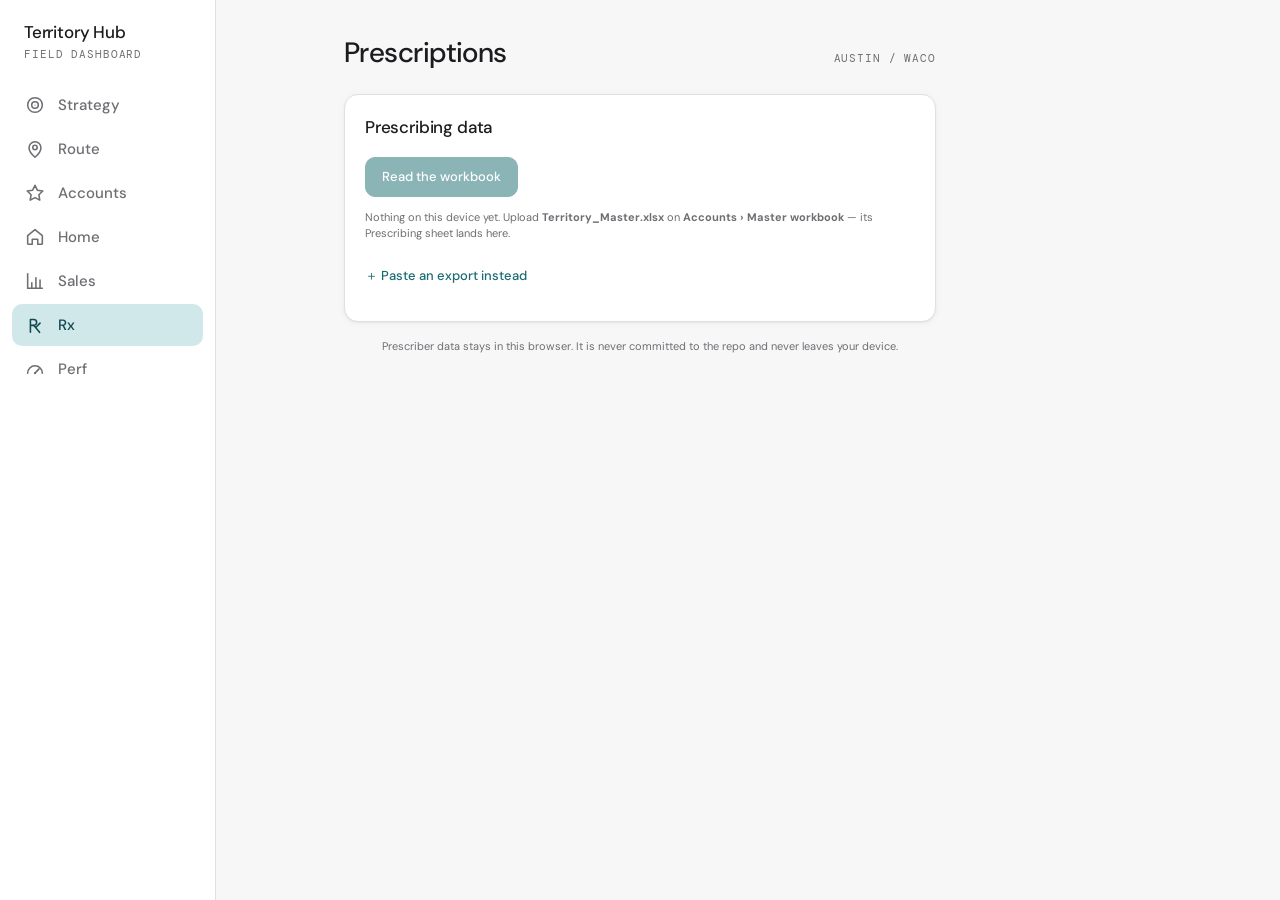
<file: prescriptions.html>
<!DOCTYPE html>
<html lang="en">
<head>
<meta charset="UTF-8">
<meta name="viewport" content="width=device-width, initial-scale=1.0">
<meta name="color-scheme" content="light">
<title>Prescriptions &middot; Territory Hub</title>

<link rel="preconnect" href="https://fonts.googleapis.com">
<link rel="preconnect" href="https://fonts.gstatic.com" crossorigin>
<link href="https://fonts.googleapis.com/css2?family=DM+Mono:wght@400;500&family=DM+Sans:opsz,wght@9..40,400;9..40,500;9..40,700&display=swap" rel="stylesheet">
<link rel="stylesheet" href="assets/css/shell.css?v=1789538658">

<style>
  /* -----------------------------------------------------------------------
     Follow-Up Tracker layout. Card, pill, button, input and section-label
     come from shell.css; what is here is the prescriber card, the order row
     with its follow-up checkbox, the chip rows and the import panel.
     ----------------------------------------------------------------------- */

  .stat-pills { display: flex; gap: var(--s-2); flex-wrap: wrap; }
  .stat-pill {
    display: inline-flex; align-items: baseline; gap: var(--s-1);
    background: var(--white);
    border: 1px solid var(--rule);
    border-radius: var(--r-md);
    padding: var(--s-1) var(--s-3);
  }
  .stat-pill b { font-family: var(--font-mono); font-size: var(--fs-base); font-weight: 500; }
  .stat-pill span { font-size: var(--fs-xs); color: var(--ink-light); }
  .stat-pill.warn b { color: var(--amber); }
  .stat-pill.flag b { color: var(--red); }

  .search-wrap { position: relative; }
  .search-wrap svg {
    position: absolute; left: var(--s-3); top: 50%; transform: translateY(-50%);
    width: 16px; height: 16px; stroke: var(--ink-faint); fill: none; stroke-width: 2;
    pointer-events: none;
  }
  .search-wrap .input { padding-left: 36px; }

  .chip-row {
    display: flex; gap: var(--s-1); align-items: center;
    overflow-x: auto; padding-bottom: var(--s-1);
    scrollbar-width: none;
  }
  .chip-row::-webkit-scrollbar { display: none; }
  .chip-row > .lbl { font-size: var(--fs-xs); color: var(--ink-light); flex-shrink: 0; }
  .chip {
    flex-shrink: 0;
    padding: var(--s-1) var(--s-3);
    border: 1px solid var(--rule);
    border-radius: var(--r-pill);
    background: var(--white);
    color: var(--ink-mid);
    font-size: var(--fs-xs);
    cursor: pointer;
    white-space: nowrap;
    transition: border-color 120ms ease, background 120ms ease;
  }
  .chip:hover { border-color: var(--ink-faint); }
  .chip[aria-pressed="true"] { background: var(--ink); border-color: var(--ink); color: var(--white); }

  /* Prescriber card. The left edge reads state at a glance: red when the
     doctor is flagged, amber when scripts are still outstanding, green when
     everything has been followed up. */
  .doc {
    position: relative;
    background: var(--white);
    border: 1px solid var(--rule);
    border-radius: var(--r-lg);
    box-shadow: var(--shadow-card);
    overflow: hidden;
    padding: var(--s-4) var(--s-4) var(--s-4) calc(var(--s-4) + 4px);
  }
  .doc::before { content: ''; position: absolute; left: 0; top: 0; bottom: 0; width: 4px; }
  .doc[data-state="flagged"]::before { background: var(--red); }
  .doc[data-state="open"]::before    { background: var(--amber); }
  .doc[data-state="done"]::before    { background: var(--green); }

  /* Route assignment. The select is transparent and sits behind a coloured
     chip so the swatch stays visible while remaining a real <select> — native
     pickers are what work on a phone. */
  .zone-pick { position: relative; display: inline-flex; }
  .zone-pick select {
    position: absolute; inset: 0; width: 100%; height: 100%;
    opacity: 0; cursor: pointer; font-size: 16px; /* 16px stops iOS zooming */
  }
  .zone-pick .zone-chip { pointer-events: none; }
  .zone-pick:hover .zone-chip { border-color: var(--zone, var(--ink-faint)); }

  .doc-top { display: flex; align-items: flex-start; justify-content: space-between; gap: var(--s-3); }
  /* Route colour also runs down the card edge when the follow-up state is
     settled, so a scan of the list reads as routes rather than as noise. */
  .doc[data-state="done"][data-zone]::before { background: var(--zone); }
  .doc-name { font-size: var(--fs-lg); font-weight: 500; line-height: 1.25; }
  .doc-sub { font-size: var(--fs-xs); color: var(--ink-light); margin-top: 2px; }
  /* An NPI two prescribers share is the clinic's, not either doctor's. Amber
     rather than red: the page still works, the sheet is what needs correcting. */
  .doc-sub.npi-clinic { color: var(--amber); }
  /* Marks an office reached by a looser name match than an exact one, so a
     bridged spelling difference is visible rather than silently smoothed. */
  .loose {
    font-family: var(--font-mono); font-size: 10px; letter-spacing: 0.04em;
    padding: 1px 4px; border-radius: var(--r-sm);
    background: var(--amber-dim); color: var(--amber);
  }
  /* The paste fallback, folded away. It is still one tap from open — it just
     no longer sits in front of the source the data actually comes from. */
  .paste-alt { margin-top: var(--s-4); }
  .paste-alt > summary {
    cursor: pointer; list-style: none;
    font-size: var(--fs-sm); color: var(--teal); font-weight: 500;
    padding: var(--s-2) 0;
  }
  .paste-alt > summary::-webkit-details-marker { display: none; }
  .paste-alt > summary::before { content: '＋ '; }
  .paste-alt[open] > summary::before { content: '− '; }

  .doc-meta { display: grid; justify-items: end; gap: 4px; flex-shrink: 0; text-align: right; }
  .doc-meta .m { font-family: var(--font-mono); font-size: var(--fs-xs); color: var(--ink-light); }

  /* Flag toggle */
  .flag-btn {
    display: inline-flex; align-items: center; gap: var(--s-1);
    padding: 3px var(--s-2);
    border: 1px solid var(--rule);
    border-radius: var(--r-pill);
    background: var(--white);
    color: var(--ink-light);
    font-size: var(--fs-xs);
    cursor: pointer;
    white-space: nowrap;
  }
  .flag-btn svg { width: 12px; height: 12px; fill: none; stroke: currentColor; stroke-width: 2;
                  stroke-linecap: round; stroke-linejoin: round; }
  .flag-btn:hover { border-color: var(--red); color: var(--red); }
  .flag-btn[aria-pressed="true"] {
    background: var(--red-dim); border-color: transparent; color: var(--red); font-weight: 500;
  }
  .flag-btn[aria-pressed="true"] svg { fill: currentColor; }

  .doc textarea {
    width: 100%; min-height: 56px;
    margin-top: var(--s-3);
    padding: var(--s-2) var(--s-3);
    background: var(--bg);
    border: 1px solid var(--rule);
    border-radius: var(--r-md);
    font-size: var(--fs-sm);
    resize: vertical;
  }
  .doc textarea:focus { outline: none; border-color: var(--teal); box-shadow: 0 0 0 3px var(--teal-dim); }

  /* Order list — always visible, because the follow-up toggle lives on it */
  .orders { margin-top: var(--s-3); border-top: 1px solid var(--rule); }
  .order {
    display: flex; align-items: center; gap: var(--s-2);
    padding: var(--s-2) 0;
    border-bottom: 1px solid var(--rule);
    font-family: var(--font-mono);
    font-size: var(--fs-xs);
    cursor: pointer;
  }
  .order:last-child { border-bottom: none; }
  .order input[type="checkbox"] {
    width: 17px; height: 17px; flex-shrink: 0; margin: 0;
    accent-color: var(--green); cursor: pointer;
  }
  .order .drug { color: var(--ink); font-weight: 500; }
  .order .loc  { color: var(--ink-light); flex: 1; text-align: right;
                 overflow: hidden; text-overflow: ellipsis; white-space: nowrap; }
  .order .wr   { color: var(--ink-mid); white-space: nowrap; }
  .order .st   { white-space: nowrap; min-width: 52px; text-align: right; }
  .order .st.hold   { color: var(--amber); }
  .order .st.filled { color: var(--green); }
  .order.is-done .drug, .order.is-done .wr { color: var(--ink-light); }
  .order.is-done .drug { text-decoration: line-through; }

  .orders-head {
    display: flex; align-items: center; justify-content: space-between;
    gap: var(--s-3);
    padding: var(--s-2) 0 var(--s-1);
    font-family: var(--font-mono);
    font-size: var(--fs-xs);
    letter-spacing: 0.05em;
    text-transform: uppercase;
    color: var(--ink-light);
  }
  .orders-head button {
    background: none; border: none; padding: 0;
    font: inherit; text-transform: none; letter-spacing: 0;
    color: var(--teal); cursor: pointer;
  }

  /* Import panel */
  .import-body textarea {
    width: 100%; min-height: 160px;
    padding: var(--s-3);
    background: var(--bg);
    border: 1px solid var(--rule);
    border-radius: var(--r-md);
    font-family: var(--font-mono);
    font-size: var(--fs-xs);
    line-height: 1.5;
    resize: vertical;
    white-space: pre;
  }
  .import-body textarea:focus { outline: none; border-color: var(--teal); box-shadow: 0 0 0 3px var(--teal-dim); }
  .preview {
    margin-top: var(--s-3);
    border: 1px solid var(--rule);
    border-radius: var(--r-md);
    padding: var(--s-3);
    background: var(--bg);
    font-size: var(--fs-sm);
    line-height: 1.6;
  }
  .preview b { font-family: var(--font-mono); }
  .preview .add { color: var(--green); }
  .preview .upd { color: var(--teal); }
  .preview ul { margin: var(--s-2) 0 0; padding-left: var(--s-4); list-style: disc; }
  .preview li { color: var(--ink-mid); font-size: var(--fs-xs); }
  .msg { font-size: var(--fs-sm); margin-top: var(--s-2); }
  .msg.err { color: var(--red); }

  .toast {
    position: fixed; left: 50%;
    bottom: calc(var(--nav-h) + var(--s-5) + env(safe-area-inset-bottom, 0px));
    transform: translateX(-50%) translateY(10px);
    background: var(--ink); color: var(--white);
    font-size: var(--fs-sm); font-weight: 500;
    padding: var(--s-2) var(--s-5);
    border-radius: var(--r-pill);
    opacity: 0; pointer-events: none; white-space: nowrap; z-index: 60;
    transition: opacity 180ms ease, transform 180ms ease;
  }
  .toast.show { opacity: 1; transform: translateX(-50%) translateY(0); }
  @media (min-width: 900px) {
    .toast { bottom: var(--s-6); left: calc(50% + (var(--sidebar-w) / 2)); }
  }
</style>
</head>

<body data-page="rx">
<a class="skip-link" href="#main">Skip to content</a>

<main class="page" id="main">

  <header class="page-head">
    <h1>Prescriptions</h1>
    <span class="eyebrow mono">Austin / Waco</span>
  </header>

  <!-- ===================== IMPORT ===================== -->
  <section id="importView">
    <div class="card">
      <div class="card-head">
        <h2 id="importTitle">Import prescriber data</h2>
        <button class="btn btn-sm" id="importCancel" hidden>Cancel</button>
      </div>

      <!-- The Prescribing sheet of Territory_Master.xlsx is the source. A
           newer workbook is read on its own, the moment this page opens; this
           button is for a re-read, and for an upload that lands while the page
           is already sitting here. -->
      <div id="wbRow">
        <div class="row" style="align-items:center; gap:var(--s-3); flex-wrap:wrap;">
          <button class="btn btn-primary" id="wbImportBtn">Read the workbook</button>
          <span class="hint" id="wbHint"></span>
        </div>
      </div>

      <!-- Paste is the fallback now, not the way in. It stays because an
           export that never reached the workbook still has to get in
           somehow, and because it is the only path that takes this tool's
           own JSON back. -->
      <details class="paste-alt">
        <summary>Paste an export instead</summary>

        <p class="stat-label" style="margin-bottom:var(--s-3);">
          Tab-separated straight out of Excel, CSV, or this tool&rsquo;s own JSON.
          Columns are read in this order:
        </p>
        <p class="stat-label mono" style="margin-bottom:var(--s-3); color:var(--ink-mid);">
          prescriber &middot; drug &middot; date written &middot; date filled &middot; city
        </p>
        <p class="hint" style="margin-bottom:var(--s-3);">
          A header row is optional &mdash; it is skipped if there is one. Anything
          after the fifth column is ignored.
        </p>

        <div class="import-body">
          <textarea id="pasteBox" spellcheck="false"
            placeholder="Prescriber&#9;Drug&#9;Date Written&#9;Date Filled&#9;City&#10;Doe, Jane&#9;DEMOVECTIN&#9;6/4/26&#9;6/5/26&#9;Austin"></textarea>

          <div class="row" style="margin-top:var(--s-3);">
            <button class="btn btn-primary" id="previewBtn">Preview changes</button>
            <button class="btn" id="clearPasteBtn">Clear</button>
          </div>
        </div>
      </details>

      <div id="importMsg" class="msg"></div>
      <div id="importPreview" class="preview" hidden></div>

      <div class="row" id="applyRow" hidden style="margin-top:var(--s-3);">
        <button class="btn btn-primary" id="applyBtn">Apply import</button>
        <button class="btn" id="cancelApplyBtn">Discard</button>
      </div>
    </div>

    <p class="hint" style="text-align:center; margin-top:var(--s-4);">
      Prescriber data stays in this browser. It is never committed to the repo
      and never leaves your device.
    </p>
  </section>

  <!-- ===================== ROSTER ===================== -->
  <section id="rosterView" hidden>

    <p class="hint" id="asOf" style="margin-bottom:var(--s-3);"></p>

    <div class="stat-pills" id="statPills"></div>

    <!-- The account-side view of the same join: which offices have someone
         prescribing, and which prescribers could not be tied to one. -->
    <details class="card" id="byAccountCard" hidden style="margin-top:var(--s-3);">
      <summary style="cursor:pointer;"><b>Accounts with prescribers</b>
        <span class="hint" id="byAccountCount"></span></summary>
      <div id="byAccountBody" style="margin-top:var(--s-3);"></div>
    </details>

    <div class="search-wrap" style="margin-top:var(--s-3);">
      <svg viewBox="0 0 24 24" aria-hidden="true" stroke-linecap="round" stroke-linejoin="round">
        <circle cx="11" cy="11" r="7"/><path d="m20 20-3.5-3.5"/>
      </svg>
      <input type="search" class="input" id="searchBox"
             placeholder="Search by doctor, city or drug&hellip;" aria-label="Search prescribers">
    </div>

    <div class="chip-row" id="filterRow" style="margin-top:var(--s-2);"></div>
    <div class="chip-row" id="zoneRow" style="margin-top:var(--s-1);"></div>
    <div class="chip-row" id="sortRow" style="margin-top:var(--s-1);"></div>

    <div class="stack" id="docList" style="margin-top:var(--s-4);"></div>

    <div id="emptyMsg" class="empty" hidden></div>

    <div class="row" style="justify-content:center; gap:var(--s-4); margin-top:var(--s-8);">
      <button class="btn btn-sm" id="openImportBtn">Import new export</button>
      <button class="btn btn-sm" id="resetBtn">Reset follow-up data</button>
      <button class="btn btn-sm" id="clearDataBtn">Clear prescriber data</button>
    </div>
    <div class="row" id="resetConfirm" hidden style="justify-content:center; gap:var(--s-3); margin-top:var(--s-3);">
      <span class="hint">Clear every follow-up tick, flag and note? Prescription data is kept.</span>
      <button class="btn btn-sm btn-danger" id="resetYes">Yes, clear</button>
      <button class="btn btn-sm" id="resetNo">Cancel</button>
    </div>

    <!-- Two clears, not one, and deliberately labelled differently.

         The roster is disposable — a fresh dispensing export rebuilds it, so
         clearing it is styled as an ordinary button. The ticks, flags and
         notes are typed by hand and nothing can bring them back, so wiping
         those is a separate red button rather than a side effect of clearing
         the import. The counts in the confirmation line are filled in at open
         time, so what is about to go is named, not implied. -->
    <div id="clearConfirm" hidden style="margin-top:var(--s-3);">
      <p class="hint" id="clearConfirmText" style="text-align:center; max-width:60ch; margin:0 auto;"></p>
      <div class="row" style="justify-content:center; gap:var(--s-3); margin-top:var(--s-3);">
        <button class="btn btn-sm" id="clearImportedYes">Clear imported data</button>
        <button class="btn btn-sm btn-danger" id="clearAllYes">Clear everything</button>
        <button class="btn btn-sm" id="clearNo">Cancel</button>
      </div>
    </div>
  </section>

</main>

<div class="toast" id="toast" role="status" aria-live="polite"></div>

<script src="assets/js/data-store.js?v=1789774752"></script>
<script src="assets/js/shell.js?v=1788054532"></script>
<script>
/* ===========================================================================
   Prescriber Follow-Up Tracker — page-scoped.

   The record is one row per prescription: who wrote it, what, when, and
   whether it was filled. On top of that sit exactly two pieces of state you
   control:

     - a per-PRESCRIPTION tick: have I followed up on this script yet
     - a per-DOCTOR flag:       is following this doctor up a priority

   Follow-up is per prescription, not per doctor, because a doctor can have one
   script chased and another still open. There are no due dates: nothing here
   is scheduled, it is either done or it is not.

   NO prescriber data is embedded in this file. The React original carried a
   35-doctor array inline; that is real doctor names, cities and prescribing
   history — the same class of data as data/accounts.js, which §8 forbids
   committing because GitHub Pages serves publicly even from a private repo.
   The roster arrives by import and lives only in this browser.
   =========================================================================== */
(function () {
  'use strict';

  var roster = null;        // { generated, prescribers: [...] }
  var followups = {};       // { docId: {flagged, notes, done:{orderKey:true}, updatedAt} }
  var search = '';
  var filter = 'all';
  var zoneFilter = 'all';
  var sortMode = 'priority';
  var showAll = {};         // docId -> reveal already-followed-up scripts
  var pending = null;
  var noteTimers = {};

  var FILTERS = [
    ['all',     'All'],
    ['open',    'Needs follow-up'],
    ['flagged', 'Flagged'],
    ['done',    'All followed up']
  ];

  /* --- Dates ------------------------------------------------------------- */

  var MONTHS = { jan:0,feb:1,mar:2,apr:3,may:4,jun:5,jul:6,aug:7,sep:8,oct:9,nov:10,dec:11 };

  /* Returns YYYY-MM-DD, or '' if unparseable. Two-digit years map to
     2000-2099: these are dispensing records, never last century. */
  function parseDate(raw) {
    if (raw === null || raw === undefined) return '';
    var s = String(raw).trim();
    if (!s || /^(n\/?a|none|null|-|—)$/i.test(s)) return '';

    var m = s.match(/^(\d{4})-(\d{1,2})-(\d{1,2})/);
    if (m) return iso(+m[1], +m[2], +m[3]);

    m = s.match(/^(\d{1,2})[\/\-.](\d{1,2})[\/\-.](\d{2,4})/);
    if (m) {
      var y = +m[3];
      if (y < 100) y += 2000;
      return iso(y, +m[1], +m[2]);
    }

    m = s.match(/^([A-Za-z]{3,})\.?\s+(\d{1,2}),?\s+(\d{4})/);
    if (m && MONTHS[m[1].slice(0, 3).toLowerCase()] !== undefined) {
      return iso(+m[3], MONTHS[m[1].slice(0, 3).toLowerCase()] + 1, +m[2]);
    }

    /* Excel serial date. Day 1 is 1900-01-01, and Excel's fictional
       1900-02-29 costs two days. */
    if (/^\d{5}$/.test(s)) {
      var d = new Date(Date.UTC(1899, 11, 30) + (+s) * 86400000);
      return iso(d.getUTCFullYear(), d.getUTCMonth() + 1, d.getUTCDate());
    }
    return '';
  }

  function iso(y, mo, d) {
    if (!y || !mo || !d || mo > 12 || d > 31) return '';
    return y + '-' + String(mo).padStart(2, '0') + '-' + String(d).padStart(2, '0');
  }

  function disp(isoStr) {
    if (!isoStr) return null;
    var p = isoStr.split('-');
    return (+p[1]) + '/' + (+p[2]) + '/' + p[0].slice(2);
  }

  /* --- Import: columns -----------------------------------------------------

     Fixed order, by position:

         prescriber · drug · date written · date filled · city

     This used to match columns by their header text so that exports with
     different shapes and orderings all worked. That flexibility is gone on
     purpose: the paste is always the same five columns in the same order, and
     reading them by position means a file with no header row works, and a
     header spelled a new way cannot quietly fail to match.

     The trade is that column ORDER now carries the meaning. A paste in some
     other order is misread rather than adapted to — though not silently: the
     date columns are validated per row, so anything landing where a date
     belongs that is not a date is reported and skipped rather than stored. */
  var COL = { name: 0, drug: 1, written: 2, filled: 3, city: 4 };

  function splitRow(line, delim) {
    if (delim === ',') {
      var out = [], cur = '', inQ = false;
      for (var i = 0; i < line.length; i++) {
        var c = line[i];
        if (c === '"') {
          if (inQ && line[i + 1] === '"') { cur += '"'; i++; }
          else inQ = !inQ;
        } else if (c === ',' && !inQ) { out.push(cur); cur = ''; }
        else cur += c;
      }
      out.push(cur);
      return out.map(function (s) { return s.trim(); });
    }
    return line.split(delim).map(function (s) { return s.trim(); });
  }

  function detectDelim(line) {
    if (line.indexOf('\t') !== -1) return '\t';
    if (line.indexOf(',') !== -1) return ',';
    if (/\s{2,}/.test(line)) return /\s{2,}/;
    return null;
  }

  /* A header row is optional now that columns are read by position, so it is
     identified rather than assumed: a real data row has a parseable date where
     the date written belongs, and a header row does not. That test needs no
     vocabulary of header spellings and cannot be defeated by a new one. */
  function looksLikeHeader(cells) {
    return !parseDate(cells[COL.written]);
  }

  function slugify(name) {
    return String(name).toLowerCase()
      .replace(/[.,]/g, '')
      .replace(/[^a-z0-9]+/g, '-')
      .replace(/^-+|-+$/g, '');
  }

  /* --- Import: parse ------------------------------------------------------ */

  function parseImport(text) {
    var trimmed = String(text).trim();
    if (!trimmed) throw new Error('Nothing pasted yet.');

    if (trimmed.charAt(0) === '{' || trimmed.charAt(0) === '[') {
      var obj;
      try { obj = JSON.parse(trimmed); }
      catch (e) { throw new Error('That looks like JSON but will not parse: ' + e.message); }
      var list = Array.isArray(obj) ? obj : obj.prescribers;
      if (!Array.isArray(list)) throw new Error('Expected an array of prescribers, or an object with a "prescribers" array.');
      return fromPrescriberList(list);
    }

    var lines = trimmed.split(/\r?\n/).filter(function (l) { return l.trim(); });
    if (!lines.length) throw new Error('Needs at least one row.');

    var delim = detectDelim(lines[0]);
    if (!delim) throw new Error('Could not find column separators. Copy straight from Excel (tabs) or save as CSV.');

    /* Skip a header row if there is one; start at the top if there is not.

       Running out of rows here has two causes and the message has to cover
       both, because the test that skips a header is the same test that fails
       on a misordered paste: either there really was only a header, or the
       third column is not a date because the columns are not in the order this
       expects. Naming only the first would send you looking for missing rows
       that are sitting right there. */
    var start = looksLikeHeader(splitRow(lines[0], delim)) ? 1 : 0;
    if (start >= lines.length) {
      throw new Error('No data rows found. Either that was a header with nothing ' +
        'under it, or the columns are not in the expected order — this reads them ' +
        'as prescriber, drug, date written, date filled, city.');
    }

    var byId = {}, problems = [], kept = 0;

    for (var r = start; r < lines.length; r++) {
      var cells = splitRow(lines[r], delim);
      var rowNo = r + 1;

      var name = (cells[COL.name] || '').trim();
      if (!name) { problems.push('Row ' + rowNo + ': no prescriber name — skipped.'); continue; }

      /* A credential trailing the name — "Doe, Jane MD". It is free text and
         the likeliest thing in the row to be stale, but it is the only place a
         title appears now that the paste is these five columns. */
      var title = ((name.match(/[\s,]+(MD|DO|OD|PA|NP|DDS|PharmD)\.?$/i) || [])[1] || '').toUpperCase();
      name = name.replace(/[\s,]+(MD|DO|OD|PA|NP|DDS|PharmD)\.?$/i, '').trim();

      var city = (cells[COL.city] || '').trim();

      var drug = (cells[COL.drug] || '').trim().toUpperCase();
      if (!drug) { problems.push('Row ' + rowNo + ': no drug — skipped.'); continue; }

      var written = parseDate(cells[COL.written]);
      if (!written) {
        problems.push('Row ' + rowNo + ' (' + name + '): date written "' +
          (cells[COL.written] || '') + '" not understood — skipped.');
        continue;
      }

      /* No status column in this format, so a script counts as on hold until
         it has a fill date. That was already the fallback when an export
         carried no status; it is now the only rule. */
      var filled = parseDate(cells[COL.filled]);
      var onHold = !filled;

      var id = slugify(name);
      if (!byId[id]) byId[id] = { id: id, name: name, city: city, title: title, orders: [] };
      if (!byId[id].city && city) byId[id].city = city;
      if (!byId[id].title && title) byId[id].title = title;

      byId[id].orders.push({
        drug: drug,
        location: (title ? title + ', ' : '') + (city || byId[id].city || ''),
        written: written,
        writtenDisp: disp(written),
        onHold: onHold,
        filledDisp: filled ? disp(filled) : null
      });
      kept++;
    }

    if (!kept) throw new Error('No usable rows found. ' + (problems[0] || 'Check the date and drug columns.'));

    return { prescribers: finalize(byId), problems: problems, rowsKept: kept };
  }

  /* Accepts the shape this tool itself exports, so a book round-trips. */
  function fromPrescriberList(list) {
    var byId = {}, problems = [];
    list.forEach(function (p, i) {
      if (!p || !p.name) { problems.push('Entry ' + (i + 1) + ': no name — skipped.'); return; }
      var id = p.id || slugify(p.name);
      byId[id] = {
        id: id, name: p.name, city: p.city || '', title: p.title || '',
        orders: (p.orders || []).map(function (o) {
          var written = o.written || parseDate(o.writtenDisp);
          return {
            drug: String(o.drug || '').toUpperCase(),
            location: o.location || '',
            written: written,
            writtenDisp: o.writtenDisp || disp(written),
            onHold: !!o.onHold,
            filledDisp: o.filledDisp || null
          };
        }).filter(function (o) { return o.drug && o.written; })
      };
    });
    return { prescribers: finalize(byId), problems: problems,
             rowsKept: Object.keys(byId).reduce(function (n, k) { return n + byId[k].orders.length; }, 0) };
  }

  function finalize(byId) {
    return Object.keys(byId).map(function (id) {
      var p = byId[id];
      p.orders.sort(function (a, b) { return a.written.localeCompare(b.written); });
      p.orderCount = p.orders.length;
      p.onHoldCount = p.orders.filter(function (o) { return o.onHold; }).length;
      p.lastWritten = p.orders.length ? p.orders[p.orders.length - 1].written : '';
      return p;
    }).sort(function (a, b) { return a.name.localeCompare(b.name); });
  }

  /* --- Import: merge ------------------------------------------------------
     Dedup is by MULTISET, not by set. Two rows with the same drug and dates
     are legitimately two separate scripts — the real data has a doctor with
     three written the same day, two of them filled the same day. Collapsing
     those would quietly delete a script. So for each order signature we keep
     whichever side has MORE of it: re-importing an overlapping export is a
     no-op, while a genuine repeat still gets through.
     ---------------------------------------------------------------------- */

  function sig(o) {
    return o.drug + '|' + o.written + '|' + (o.onHold ? 'hold' : (o.filledDisp || ''));
  }

  /* Stable per-order key: signature plus which occurrence of it this is.
     Orders sharing a signature are interchangeable, so the Nth stays the Nth
     across a re-import and its follow-up tick stays attached. */
  function orderKeys(orders) {
    var seen = {};
    return orders.map(function (o) {
      var s = sig(o);
      seen[s] = (seen[s] || 0) + 1;
      return s + '#' + seen[s];
    });
  }

  function countBy(orders) {
    var c = {};
    orders.forEach(function (o) {
      var k = sig(o);
      if (!c[k]) c[k] = { n: 0, sample: o };
      c[k].n++;
    });
    return c;
  }

  function clone(o) { return JSON.parse(JSON.stringify(o)); }

  function mergeRoster(existing, incoming) {
    var out = {}, stats = { newDocs: 0, newOrders: 0, updatedDocs: 0, unchangedDocs: 0 };

    (existing ? existing.prescribers : []).forEach(function (p) { out[p.id] = clone(p); });

    incoming.prescribers.forEach(function (inc) {
      var cur = out[inc.id];
      if (!cur) {
        out[inc.id] = clone(inc);
        stats.newDocs++;
        stats.newOrders += inc.orders.length;
        return;
      }
      var curCounts = countBy(cur.orders), incCounts = countBy(inc.orders);
      var merged = cur.orders.slice(), added = 0;
      Object.keys(incCounts).forEach(function (k) {
        var need = incCounts[k].n - (curCounts[k] ? curCounts[k].n : 0);
        for (var i = 0; i < need; i++) { merged.push(clone(incCounts[k].sample)); added++; }
      });
      if (added) { cur.orders = merged; stats.newOrders += added; stats.updatedDocs++; }
      else { stats.unchangedDocs++; }
      if (!cur.city && inc.city) cur.city = inc.city;
      if (!cur.title && inc.title) cur.title = inc.title;
    });

    return { roster: { generated: new Date().toISOString(), prescribers: finalize(out) }, stats: stats };
  }

  /* --- Follow-up state ---------------------------------------------------- */

  function stateOf(p) {
    var fu = followups[p.id] || {};
    var done = fu.done || {};
    var keys = orderKeys(p.orders);
    var open = 0;
    for (var i = 0; i < keys.length; i++) if (!done[keys[i]]) open++;
    return {
      flagged: !!fu.flagged,
      notes: fu.notes || '',
      zone: fu.zone || '',
      done: done,
      keys: keys,
      open: open,
      band: fu.flagged ? 'flagged' : (open > 0 ? 'open' : 'done')
    };
  }

  function patchDoc(id, patch) {
    var cur = followups[id] || {};
    followups[id] = {
      flagged: patch.flagged !== undefined ? patch.flagged : !!cur.flagged,
      notes:   patch.notes   !== undefined ? patch.notes   : (cur.notes || ''),
      zone:    patch.zone    !== undefined ? patch.zone    : (cur.zone || ''),
      done:    patch.done    !== undefined ? patch.done    : (cur.done || {}),
      updatedAt: new Date().toISOString()
    };
    Store.prescribers.writeFollowups(followups);
    writeSummary();
  }

  /* Home reads this. Two plain counts, no dates: how many scripts are still
     waiting on a follow-up, and how many doctors are flagged. */
  function writeSummary() {
    if (!roster) return;
    var needFollowUp = 0, flagged = 0, byRoute = {};
    roster.prescribers.forEach(function (p) {
      var st = stateOf(p);
      needFollowUp += st.open;
      if (st.flagged) flagged++;
      if (st.zone) {
        if (!byRoute[st.zone]) byRoute[st.zone] = { open: 0, flagged: 0, doctors: 0 };
        byRoute[st.zone].doctors++;
        byRoute[st.zone].open += st.open;
        if (st.flagged) byRoute[st.zone].flagged++;
      }
    });
    Store.prescribers.writeSummary({
      needFollowUp: needFollowUp, flagged: flagged, byRoute: byRoute
    });
  }

  /* --- Render ------------------------------------------------------------- */

  function visible() {
    var q = search.trim().toLowerCase();
    var list = roster.prescribers.map(function (p) { return { p: p, st: stateOf(p) }; });

    list = list.filter(function (e) {
      if (filter === 'open' && e.st.open === 0) return false;
      if (filter === 'flagged' && !e.st.flagged) return false;
      if (filter === 'done' && e.st.open > 0) return false;
      if (zoneFilter === 'none' && e.st.zone) return false;
      if (zoneFilter !== 'all' && zoneFilter !== 'none' && e.st.zone !== zoneFilter) return false;
      if (q) {
        var hay = e.p.name + ' ' + (e.p.city || '') + ' ' +
                  e.p.orders.map(function (o) { return o.drug; }).join(' ');
        if (hay.toLowerCase().indexOf(q) === -1) return false;
      }
      return true;
    });

    if (sortMode === 'newest') {
      list.sort(function (a, b) { return (b.p.lastWritten || '').localeCompare(a.p.lastWritten || ''); });
    } else if (sortMode === 'oldest') {
      list.sort(function (a, b) { return (a.p.lastWritten || '').localeCompare(b.p.lastWritten || ''); });
    } else if (sortMode === 'route') {
      /* Groups the list by route in rotation order, unassigned last, then
         falls back to priority within each route. */
      list.sort(function (a, b) {
        var za = a.st.zone ? (Shell.zoneById(a.st.zone) || {}).week || 99 : 99;
        var zb = b.st.zone ? (Shell.zoneById(b.st.zone) || {}).week || 99 : 99;
        if (za !== zb) return za - zb;
        if (a.st.flagged !== b.st.flagged) return a.st.flagged ? -1 : 1;
        if (a.st.open !== b.st.open) return b.st.open - a.st.open;
        return a.p.name.localeCompare(b.p.name);
      });
    } else {
      /* Flagged first, then most outstanding scripts, then most recent Rx. */
      list.sort(function (a, b) {
        if (a.st.flagged !== b.st.flagged) return a.st.flagged ? -1 : 1;
        if (a.st.open !== b.st.open) return b.st.open - a.st.open;
        return (b.p.lastWritten || '').localeCompare(a.p.lastWritten || '');
      });
    }
    return list;
  }

  function renderChrome() {
    var docs = roster.prescribers.length;
    var open = 0, flagged = 0;
    roster.prescribers.forEach(function (p) {
      var st = stateOf(p);
      open += st.open;
      if (st.flagged) flagged++;
    });

    document.getElementById('statPills').innerHTML =
      '<span class="stat-pill"><b>' + docs + '</b><span>doctors</span></span>' +
      '<span class="stat-pill' + (open ? ' warn' : '') + '"><b>' + open + '</b><span>to follow up</span></span>' +
      '<span class="stat-pill' + (flagged ? ' flag' : '') + '"><b>' + flagged + '</b><span>flagged</span></span>';

    var latest = roster.prescribers.reduce(function (m, p) {
      return (p.lastWritten && p.lastWritten > m) ? p.lastWritten : m;
    }, '');
    document.getElementById('asOf').textContent = latest
      ? 'Prescription data as of ' + disp(latest) +
        (roster.fromWorkbook
          ? ' — read from the workbook’s Prescribing sheet. Upload a newer workbook on Accounts and it lands here on its own.'
          : ' — imported by paste. Upload the workbook on Accounts to have it come in on its own.')
      : '';

    document.getElementById('filterRow').innerHTML = FILTERS.map(function (f) {
      return chipHtml(f[0], f[1], filter === f[0]);
    }).join('');

    /* Route filter. Each chip carries its own colour swatch and the count of
       doctors assigned to it, so an unused route is obvious at a glance. */
    var counts = {}, unassigned = 0;
    roster.prescribers.forEach(function (p) {
      var z = stateOf(p).zone;
      if (z) counts[z] = (counts[z] || 0) + 1; else unassigned++;
    });
    document.getElementById('zoneRow').innerHTML =
      '<span class="lbl">Route</span>' +
      chipHtml('all', 'All', zoneFilter === 'all') +
      Shell.ZONES.map(function (z) {
        return '<button class="chip" data-val="' + z.id + '" aria-pressed="' +
               (zoneFilter === z.id ? 'true' : 'false') + '" title="Week ' + z.week + ' — ' + z.label + '">' +
               '<span class="zone-dot" style="--zone:' + z.color + '"></span> ' +
               Shell.escapeHtml(z.name) + ' <span class="mono">' + (counts[z.id] || 0) + '</span>' +
               '</button>';
      }).join('') +
      chipHtml('none', 'No route ' + unassigned, zoneFilter === 'none');

    document.getElementById('sortRow').innerHTML =
      '<span class="lbl">Sort</span>' +
      chipHtml('priority', 'Priority', sortMode === 'priority') +
      chipHtml('route', 'Route', sortMode === 'route') +
      chipHtml('newest', 'Newest Rx', sortMode === 'newest') +
      chipHtml('oldest', 'Oldest Rx', sortMode === 'oldest');
  }

  function chipHtml(val, label, on) {
    return '<button class="chip" data-val="' + val + '" aria-pressed="' + (on ? 'true' : 'false') + '">' +
           Shell.escapeHtml(label) + '</button>';
  }

  var FLAG_SVG = '<svg viewBox="0 0 24 24" aria-hidden="true">' +
                 '<path d="M5 21V4h13l-2.5 4L18 12H5"/></svg>';

  function renderList() {
    var list = visible();
    var host = document.getElementById('docList');
    var empty = document.getElementById('emptyMsg');

    if (!list.length) {
      host.innerHTML = '';
      empty.hidden = false;
      empty.innerHTML = '<strong>Nothing matches</strong>No doctors match ' +
        (search ? '"' + Shell.escapeHtml(search) + '"' : 'this filter') + '.';
      return;
    }
    empty.hidden = true;

    host.innerHTML = list.map(function (e) {
      var p = e.p, st = e.st;
      var revealAll = !!showAll[p.id] || st.open === p.orders.length;

      /* Outstanding scripts are always on screen; ones already ticked off
         collapse behind "show all" so a ten-script doctor stays readable. */
      var rows = p.orders.map(function (o, i) {
        return { o: o, key: st.keys[i], done: !!st.done[st.keys[i]] };
      }).filter(function (r) { return revealAll || !r.done; });

      var hiddenCount = p.orders.length - rows.length;

      var z = st.zone ? Shell.zoneById(st.zone) : null;

      return '<article class="doc" data-state="' + st.band + '"' +
             (z ? ' data-zone="' + z.id + '" style="--zone:' + z.color + '"' : '') +
             ' data-id="' + Shell.escapeHtml(p.id) + '">' +
        '<div class="doc-top">' +
          '<div style="min-width:0">' +
            '<h2 class="doc-name">' + Shell.escapeHtml(p.name) + '</h2>' +
            '<p class="doc-sub">' + Shell.escapeHtml([p.title, p.city].filter(Boolean).join(', ')) + '</p>' +
            /* Which office this doctor writes from, out of the workbook's
               Prescribers sheet, and the NPI that row carries. Both absent
               rather than guessed when there is no row to read them from. */
            (function () {
              var m = mappingFor(p.id);
              if (!m) return '';
              var row = m.row, out = '';
              if (row.cardCode) {
                out += '<p class="doc-sub"><b>' + Shell.escapeHtml(row.accountName || 'account') +
                  '</b> <span class="mono">' + Shell.escapeHtml(row.cardCode) + '</span>' +
                  (m.how === 'name'
                    ? ' <span class="loose" title="The two sheets spell this name differently — matched on the name with credentials and middle initials set aside. Spelling them the same way on both sheets removes the guesswork.">by name</span>'
                    : '') + '</p>';
              }
              var npi = String(row.npi || '').trim();
              if (npi) {
                var n = sharedNpis()[npi] || 1;
                out += '<p class="doc-sub mono' + (n > 1 ? ' npi-clinic' : '') + '"' +
                  (n > 1 ? ' title="' + Shell.escapeHtml(n + ' prescribers on the sheet carry this NPI. ' +
                      'An individual NPI belongs to one person, so this one is the clinic’s. ' +
                      'Put the doctor’s own NPI on the Prescribers sheet.') + '"' : '') +
                  '>NPI ' + Shell.escapeHtml(npi) +
                  (n > 1 ? ' &middot; clinic NPI, on ' + n + ' prescribers' : '') + '</p>';
              }
              return out;
            })() +
            '<span class="zone-pick" style="margin-top:var(--s-2)' + (z ? ';--zone:' + z.color : '') + '">' +
              '<span class="zone-chip' + (z ? '' : ' is-unset') + '">' +
                (z ? '<span class="zone-dot" style="--zone:' + z.color + '"></span>' : '') +
                (z ? 'Wk ' + z.week + ' &middot; ' + Shell.escapeHtml(z.name) : 'Assign route') +
              '</span>' +
              '<select data-role="zone" aria-label="Route for ' + Shell.escapeHtml(p.name) + '">' +
                '<option value=""' + (z ? '' : ' selected') + '>No route</option>' +
                Shell.ZONES.map(function (zz) {
                  return '<option value="' + zz.id + '"' + (z && z.id === zz.id ? ' selected' : '') + '>' +
                         'Week ' + zz.week + ' — ' + Shell.escapeHtml(zz.name) + ' (' + zz.label + ')</option>';
                }).join('') +
              '</select>' +
            '</span>' +
          '</div>' +
          '<div class="doc-meta">' +
            '<button class="flag-btn" data-role="flag" aria-pressed="' + (st.flagged ? 'true' : 'false') + '" ' +
              'title="Mark this doctor high priority">' + FLAG_SVG +
              (st.flagged ? 'Priority' : 'Flag') + '</button>' +
            '<span class="m">' + p.orderCount + ' script' + (p.orderCount !== 1 ? 's' : '') + '</span>' +
            (st.open > 0
              ? '<span class="pill pill-warn">' + st.open + ' to follow up</span>'
              : '<span class="pill pill-ok">all followed up</span>') +
          '</div>' +
        '</div>' +

        '<div class="orders">' +
          '<div class="orders-head"><span>Prescriptions</span>' +
            (hiddenCount > 0
              ? '<button data-role="showall">show all ' + p.orderCount + '</button>'
              : (p.orders.length > 1 && st.open < p.orders.length && revealAll
                  ? '<button data-role="showall">hide done</button>' : '')) +
          '</div>' +
          rows.map(function (r) {
            return '<label class="order' + (r.done ? ' is-done' : '') + '">' +
              '<input type="checkbox" data-role="done" data-key="' + Shell.escapeHtml(r.key) + '"' +
                (r.done ? ' checked' : '') + ' aria-label="Followed up on ' +
                Shell.escapeHtml(r.o.drug) + ' written ' + Shell.escapeHtml(r.o.writtenDisp || '') + '">' +
              '<span class="drug">' + Shell.escapeHtml(r.o.drug) + '</span>' +
              '<span class="loc">' + Shell.escapeHtml(r.o.location || '') + '</span>' +
              '<span class="wr">wr ' + Shell.escapeHtml(r.o.writtenDisp || '') + '</span>' +
              (r.o.onHold
                ? '<span class="st hold">on hold</span>'
                : '<span class="st filled">' + Shell.escapeHtml(r.o.filledDisp || 'filled') + '</span>') +
            '</label>';
          }).join('') +
        '</div>' +

        '<textarea data-role="notes" ' +
          'placeholder="Add a note — what to bring up, what happened last visit…" ' +
          'aria-label="Notes for ' + Shell.escapeHtml(p.name) + '">' +
          Shell.escapeHtml(st.notes) + '</textarea>' +
      '</article>';
    }).join('');
  }

  function renderAll() { renderChrome(); renderList(); }

  /* Re-syncs one card's state band and its outstanding-count pill without
     touching the rest of the list — see the note on the change handler. */
  function refreshCard(card, id) {
    var p = null;
    for (var i = 0; i < roster.prescribers.length; i++) {
      if (roster.prescribers[i].id === id) { p = roster.prescribers[i]; break; }
    }
    if (!p) return;
    var st = stateOf(p);
    card.setAttribute('data-state', st.band);
    var pill = card.querySelector('.doc-meta .pill');
    if (pill) {
      pill.className = 'pill ' + (st.open > 0 ? 'pill-warn' : 'pill-ok');
      pill.textContent = st.open > 0 ? st.open + ' to follow up' : 'all followed up';
    }
    var flagBtn = card.querySelector('[data-role="flag"]');
    if (flagBtn) {
      flagBtn.lastChild.nodeValue = st.flagged ? 'Priority' : 'Flag';
    }
  }

  /* --- Import UI ---------------------------------------------------------- */

  function showImport(isFirstRun) {
    document.getElementById('importView').hidden = false;
    document.getElementById('rosterView').hidden = true;
    document.getElementById('importCancel').hidden = !!isFirstRun;
    document.getElementById('importTitle').textContent =
      isFirstRun ? 'Prescribing data' : 'Read the workbook again';
    window.scrollTo(0, 0);
  }

  function showRoster() {
    document.getElementById('importView').hidden = true;
    document.getElementById('rosterView').hidden = false;
    renderAll();
    renderByAccount();
    window.scrollTo(0, 0);
  }

  /* The join read the other way round: offices grouped by the prescribers
     writing from them. Unmapped prescribers are listed rather than dropped —
     they are the work, not an error. */
  function renderByAccount() {
    var card = document.getElementById('byAccountCard');
    var wb = workbook();
    if (!wb || !roster || !roster.prescribers.length) { card.hidden = true; return; }

    var byAccount = {}, unmapped = [];
    roster.prescribers.forEach(function (p) {
      var a = accountFor(p.id);
      if (!a) { unmapped.push(p); return; }
      var e = byAccount[a.cardCode] || (byAccount[a.cardCode] =
        { cardCode: a.cardCode, name: a.accountName || '(unnamed account)', docs: [], scripts: 0 });
      e.docs.push(p.name);
      e.scripts += p.orders.length;
    });

    var codes = Object.keys(byAccount).sort(function (x, y) {
      return byAccount[y].docs.length - byAccount[x].docs.length;
    });
    card.hidden = false;
    document.getElementById('byAccountCount').textContent =
      ' — ' + codes.length + ' account(s), ' +
      (unmapped.length ? unmapped.length + ' prescriber(s) unmapped' : 'all prescribers mapped');

    document.getElementById('byAccountBody').innerHTML =
      (codes.length
        ? '<div style="overflow-x:auto;"><table class="mono" style="font-size:11.5px; width:100%; border-collapse:collapse;">' +
          '<tr><th style="text-align:left;">Account</th><th style="text-align:left;">Card code</th>' +
          '<th style="text-align:left;">Prescribers</th><th style="text-align:right;">Scripts</th></tr>' +
          codes.map(function (c) {
            var e = byAccount[c];
            return '<tr><td>' + Shell.escapeHtml(e.name) + '</td>' +
              '<td>' + Shell.escapeHtml(e.cardCode) + '</td>' +
              '<td>' + e.docs.map(Shell.escapeHtml).join(', ') + '</td>' +
              '<td style="text-align:right;">' + e.scripts + '</td></tr>';
          }).join('') + '</table></div>'
        : '<p class="hint">No prescriber resolves to an account yet.</p>') +
      clinicNpiHTML() + unmappedHTML(unmapped);
  }

  /* Every prescriber carrying an NPI that another prescriber also carries.
     The card says it one doctor at a time; this is the line that says how
     many there are, because a sheet with five of them has one bad lookup in
     it, not five unrelated mistakes.

     Worth stating plainly, because it is the thing most likely to be blamed
     for a missing account: a shared NPI does NOT break the join. The join
     runs on the name and never reads the NPI at all. What a shared NPI means
     is that the sheet is recording the clinic in a column meant for the
     doctor. */
  function clinicNpiHTML() {
    var wb = workbook();
    var mapping = (wb && wb.mapping) || {};
    var counts = sharedNpis();
    var hits = [];
    Object.keys(mapping).forEach(function (slug) {
      var n = String(mapping[slug].npi || '').trim();
      if (n && counts[n] > 1) hits.push(mapping[slug].name || slug.replace(/-/g, ' '));
    });
    if (!hits.length) return '';
    return '<p class="hint" style="margin-top:var(--s-3);">' +
      '<b>' + hits.length + ' prescriber(s) share an NPI with another:</b> ' +
      hits.map(Shell.escapeHtml).join(', ') +
      '. An individual NPI belongs to one person, so a shared one is the ' +
      'clinic&rsquo;s. This does not break the account join &mdash; that runs on ' +
      'the name and never reads the NPI &mdash; but the sheet is recording the ' +
      'clinic where it means the doctor.</p>';
  }

  /* --- Why a prescriber has no account ------------------------------------
     Three different faults produce one empty account, and each needs a
     different correction. The old message named only one of them, so a doctor
     whose CardCode was already in the sheet — and whose real problem was that
     the two sheets spell the name differently — was told to add a CardCode
     that was already there. That is advice you cannot follow.
     ---------------------------------------------------------------------- */

  /* The closest thing on the Prescribers sheet: a row sharing a word of three
     letters or more. Never used as a match — it is here so that a spelling
     difference can be seen and fixed rather than hunted for. */
  function nearestSheetName(docId, mapping) {
    var want = String(docId).replace(/-/g, ' ').split(/\s+/)
      .filter(function (t) { return t.length > 2; });
    if (!want.length) return '';
    var best = '', bestScore = 0;
    Object.keys(mapping).forEach(function (slug) {
      var nm = String(mapping[slug].name || slug.replace(/-/g, ' '));
      var have = nm.toLowerCase().split(/[^a-z0-9]+/);
      var score = want.filter(function (t) { return have.indexOf(t) !== -1; }).length;
      if (score > bestScore) { bestScore = score; best = nm; }
    });
    return bestScore ? best : '';
  }

  function unmappedHTML(list) {
    if (!list.length) return '';
    var wb = workbook();
    var mapping = (wb && wb.mapping) || {};
    var ix = looseIndex();
    var nocard = [], ambiguous = [], norow = [];
    list.forEach(function (p) {
      var m = mappingFor(p.id);
      if (m) { nocard.push(p.name); return; }
      if (ix.ambiguous[matchKey(String(p.id).replace(/-/g, ' '))]) { ambiguous.push(p.name); return; }
      norow.push({ name: p.name, near: nearestSheetName(p.id, mapping) });
    });

    var names = function (a) { return a.map(Shell.escapeHtml).join(', '); };
    var out = '';
    if (nocard.length) {
      out += '<p class="hint" style="margin-top:var(--s-3);">' +
        '<b>On the sheet, no account number:</b> ' + names(nocard) +
        '. Their row exists, but ResolvedCardCode is empty or did not resolve — ' +
        'an Excel #N/A reads as empty here. Fix the lookup on the Prescribers ' +
        'sheet and re-upload.</p>';
    }
    if (norow.length) {
      out += '<p class="hint" style="margin-top:var(--s-3);">' +
        '<b>No row on the Prescribers sheet:</b> ' +
        norow.map(function (u) {
          return Shell.escapeHtml(u.name) +
            (u.near ? ' <span class="mono">(closest on the sheet: ' +
                      Shell.escapeHtml(u.near) + ')</span>' : '');
        }).join(', ') +
        '. Either add the row, or make the two sheets spell the name the same ' +
        'way — a credential or a middle initial is already ignored, anything ' +
        'more is not.</p>';
    }
    if (ambiguous.length) {
      out += '<p class="hint" style="margin-top:var(--s-3);">' +
        '<b>Two rows could be this prescriber:</b> ' + names(ambiguous) +
        '. Nothing is picked when the sheet says the same name twice — give the ' +
        'duplicate rows distinct names, or remove the one that is stale.</p>';
    }
    return out;
  }

  function clearPreview() {
    pending = null;
    document.getElementById('importPreview').hidden = true;
    document.getElementById('applyRow').hidden = true;
  }

  /* --- The workbook handoff ------------------------------------------------
     th_prescribing is written by the Master workbook uploader on Accounts. It
     carries the scripts AND the Prescribers mapping, which is the only source
     that says which office a doctor writes from. */

  function workbook() { return Store.prescribing.read(); }

  /* --- Matching a prescriber to their row ---------------------------------
     The roster's ids are slugify(name) off the Prescribing sheet, and the
     mapping is keyed the same way off the Prescribers sheet. Where the two
     sheets spell a doctor identically that is a lookup, and it always was.

     They do not always spell a doctor identically. "SMITH, ROBERT J" on one
     and "Robert Smith MD" on the other are two slugs, the lookup misses, and
     the doctor is reported as having no account — under a message telling you
     to add a CardCode that is already sitting in the sheet. That is the error
     that cannot be corrected by doing what it says.

     NPI cannot rescue it. The Prescribing sheet has no NPI column, so the
     roster never carries one; the name is the only field common to both
     sides. So a miss is retried on a looser key, and the looseness is SHOWN
     on the card rather than applied quietly. A key that is ambiguous on the
     sheet is refused, not guessed — two doctors are not worth one wrong
     office.
     ---------------------------------------------------------------------- */

  /* Credentials trailing a name. Stripped from both sides, because which
     sheet carries them is not consistent. */
  var CRED_RE = /\b(m\.?d|d\.?o|o\.?d|p\.?a-?c?|n\.?p|d\.?d\.?s|d\.?m\.?d|pharm\.?d|ph\.?d|faao|facs|rn|apn)\b/gi;

  function matchKey(s) {
    var t = String(s || '').toLowerCase().replace(/[.,]/g, ' ').replace(CRED_RE, ' ');
    return t.split(/[^a-z0-9]+/).filter(Boolean)
      /* A middle initial appears on one sheet and not the other more often
         than it appears on both, so it cannot be part of the key. */
      .filter(function (tok) { return tok.length > 1; })
      /* Sorted, because "Smith, Robert" and "Robert Smith" are one doctor
         written two ways and the order is the whole of the difference. */
      .sort().join('-');
  }

  /* The mapping indexed by that looser key, rebuilt only when the workbook
     behind it changes. A key two sheet rows both produce is marked ambiguous
     and matches nothing. */
  var looseIdx = { stamp: null, byKey: {}, ambiguous: {} };
  function looseIndex() {
    var wb = workbook();
    var mapping = (wb && wb.mapping) || {};
    var stamp = (wb && wb.generated || '') + '|' + Object.keys(mapping).length;
    if (looseIdx.stamp === stamp) return looseIdx;
    looseIdx = { stamp: stamp, byKey: {}, ambiguous: {} };
    Object.keys(mapping).forEach(function (slug) {
      var k = matchKey(mapping[slug].name || slug.replace(/-/g, ' '));
      if (!k) return;
      if (looseIdx.byKey[k] && looseIdx.byKey[k] !== slug) looseIdx.ambiguous[k] = true;
      else looseIdx.byKey[k] = slug;
    });
    return looseIdx;
  }

  /* NPIs carried by more than one prescriber row. An individual's NPI belongs
     to exactly one person, so a shared one is not a doctor's at all — it is
     the clinic's, a type-2 organisation NPI standing in for whoever actually
     wrote. That is the one thing about an NPI this page can tell from the
     sheet alone, without asking the registry, so it is flagged and never
     corrected: which doctor it should have been is not knowable here. */
  function sharedNpis() {
    var ix = looseIndex();                       // shares the rebuild stamp
    if (ix.npiCount) return ix.npiCount;
    var wb = workbook();
    var mapping = (wb && wb.mapping) || {};
    var count = {};
    Object.keys(mapping).forEach(function (slug) {
      var n = String(mapping[slug].npi || '').trim();
      if (n) count[n] = (count[n] || 0) + 1;
    });
    ix.npiCount = count;
    return count;
  }

  /* { row, how } — how is 'exact' when the two sheets agreed on the spelling
     and 'name' when they did not and the looser key bridged it. Null means
     no row, or a row this cannot safely pick. */
  function mappingFor(docId) {
    var wb = workbook();
    var mapping = (wb && wb.mapping) || {};
    if (mapping[docId]) return { row: mapping[docId], how: 'exact' };
    var k = matchKey(String(docId).replace(/-/g, ' '));
    if (!k) return null;
    var ix = looseIndex();
    if (ix.ambiguous[k]) return null;
    var slug = ix.byKey[k];
    return slug ? { row: mapping[slug], how: 'name' } : null;
  }

  /* A doctor with no row, or a row whose ResolvedCardCode did not resolve,
     returns null and the card shows no office — guessing one would send
     someone to the wrong building. */
  function accountFor(docId) {
    var m = mappingFor(docId);
    return (m && m.row && m.row.cardCode) ? m.row : null;
  }

  /* --- The workbook reads itself in ---------------------------------------
     The Prescribing sheet is the source. It used to be an option sitting
     above a paste box: upload the workbook on Accounts, come here, press
     "Import from the workbook", then press "Apply import" — four steps to
     move data that was already on the device and already parsed.

     So it applies itself, on open. What makes that safe to do unattended is
     the merge it goes through, which is the same one the paste box has always
     used: additive (a doctor or a prescription is added, nothing is
     replaced), idempotent by multiset (re-reading the same export adds
     nothing), and it never touches th_prescribers_followups, where every
     tick, flag and note lives.

     The workbook's own stamp is recorded on the roster, so an upload is read
     once rather than on every page load, and a NEW upload is read again.
     ---------------------------------------------------------------------- */

  /* Generated time plus row count: a re-upload of the same file moves the
     time, and a workbook edited and re-uploaded inside the same second still
     moves the count. */
  function wbStamp(wb) {
    return String((wb && wb.generated) || '') + '|' +
           ((wb && wb.rows && wb.rows.length) || 0);
  }

  function importWorkbook(force) {
    var wb = workbook();
    if (!wb || !Array.isArray(wb.rows) || !wb.rows.length) return null;
    var stamp = wbStamp(wb);
    if (!force && roster && roster.fromWorkbook === stamp) return null;

    var parsed;
    /* The Prescribing sheet is the same five columns in the same order as a
       pasted export, so it goes through the same parser rather than getting a
       second code path that could drift from it. */
    try { parsed = parseImport(wb.rows.map(function (r) { return r.join('\t'); }).join('\n')); }
    catch (e) { return { error: e.message }; }

    var merged = mergeRoster(roster, parsed);
    roster = merged.roster;
    roster.fromWorkbook = stamp;
    Store.prescribers.writeRoster(roster);
    writeSummary();
    return { stats: merged.stats, rows: parsed.rowsKept, fileName: wb.fileName || '' };
  }

  function refreshWorkbookRow() {
    var wb = workbook();
    var btn = document.getElementById('wbImportBtn');
    var hint = document.getElementById('wbHint');
    if (!wb || !wb.rows.length) {
      btn.disabled = true;
      hint.innerHTML = 'Nothing on this device yet. Upload <b>Territory_Master.xlsx</b> on ' +
        '<b>Accounts &rsaquo; Master workbook</b> &mdash; its Prescribing sheet lands here.';
      return;
    }
    btn.disabled = false;
    var already = roster && roster.fromWorkbook === wbStamp(wb);
    hint.innerHTML = '<b>' + wb.rows.length + '</b> row(s) from ' +
      Shell.escapeHtml(wb.fileName || 'the workbook') +
      (wb.generated ? ', uploaded ' + Shell.escapeHtml(String(wb.generated).slice(0, 10)) : '') +
      (already ? '. Already read &mdash; reading again changes nothing.' : '. Not read yet.') +
      ' Your follow-up ticks are kept either way.';
  }

  function doPreview() {
    var msg = document.getElementById('importMsg');
    msg.textContent = ''; msg.className = 'msg';
    clearPreview();

    var parsed;
    try { parsed = parseImport(document.getElementById('pasteBox').value); }
    catch (err) { msg.textContent = err.message; msg.className = 'msg err'; return; }

    var merged = mergeRoster(roster, parsed);
    pending = merged;

    var s = merged.stats;
    var html = '<b>' + parsed.rowsKept + '</b> prescription' + (parsed.rowsKept !== 1 ? 's' : '') +
               ' read across <b>' + parsed.prescribers.length + '</b> doctor' +
               (parsed.prescribers.length !== 1 ? 's' : '') + '.<br>' +
               '<span class="add">+ ' + s.newDocs + ' new doctor' + (s.newDocs !== 1 ? 's' : '') + '</span> &middot; ' +
               '<span class="add">+ ' + s.newOrders + ' new prescription' + (s.newOrders !== 1 ? 's' : '') + '</span>';
    if (s.updatedDocs) html += ' &middot; <span class="upd">' + s.updatedDocs + ' updated</span>';
    if (s.unchangedDocs) html += ' &middot; ' + s.unchangedDocs + ' already up to date';
    html += '<br><span class="hint">Your follow-up ticks, flags and notes are kept.</span>';

    if (parsed.problems.length) {
      html += '<ul>' + parsed.problems.slice(0, 8).map(function (p) {
        return '<li>' + Shell.escapeHtml(p) + '</li>';
      }).join('') + '</ul>';
      if (parsed.problems.length > 8) {
        html += '<p class="hint">…and ' + (parsed.problems.length - 8) + ' more.</p>';
      }
    }

    var box = document.getElementById('importPreview');
    box.innerHTML = html;
    box.hidden = false;
    document.getElementById('applyRow').hidden = false;
  }

  function doApply() {
    if (!pending) return;
    /* mergeRoster builds a fresh roster object, so the stamp has to be
       carried across by hand: pasting an export does not un-read the
       workbook, and losing the stamp would have the next page load read it
       again for nothing. */
    var stamp = roster && roster.fromWorkbook;
    roster = pending.roster;
    if (stamp) roster.fromWorkbook = stamp;
    Store.prescribers.writeRoster(roster);
    writeSummary();
    clearPreview();
    document.getElementById('pasteBox').value = '';
    document.getElementById('importMsg').textContent = '';
    showRoster();
    toast('Imported ✓');
  }

  /* --- Clearing ------------------------------------------------------------
     Split in two on purpose. th_prescribers_roster and th_prescribers_summary
     are rebuildable from a dispensing export; th_prescribers_followups is not
     — every tick, flag and note in it was typed by hand. So the cheap clear
     and the expensive one are separate buttons, and the confirmation counts
     what each will take rather than asking "are you sure".
     ------------------------------------------------------------------------- */

  /* Doctors carrying anything hand-typed: a flag, a note, or at least one
     prescription ticked off. This is the number that cannot be got back. */
  function typedCount() {
    return Object.keys(followups).reduce(function (n, id) {
      var fu = followups[id] || {};
      var done = fu.done || {};
      var ticked = Object.keys(done).some(function (k) { return done[k]; });
      var has = !!fu.flagged || !!String(fu.notes || '').trim() || ticked;
      return n + (has ? 1 : 0);
    }, 0);
  }

  function plural(n, word) { return n + ' ' + word + (n === 1 ? '' : 's'); }

  function showClearConfirm() {
    var docs = roster ? roster.prescribers.length : 0;
    var scripts = roster ? roster.prescribers.reduce(function (n, p) {
      return n + (p.orders ? p.orders.length : 0);
    }, 0) : 0;
    var typed = typedCount();

    var html = '<b>Clear imported data</b> removes ' + plural(docs, 'doctor') + ' and ' +
               plural(scripts, 'prescription') + '. ';
    html += typed
      ? 'Your ticks, flags and notes on ' + plural(typed, 'doctor') +
        ' are kept — a fresh export re-imports the rest.<br>' +
        '<b>Clear everything</b> deletes those as well. They were typed by hand ' +
        'and nothing can bring them back.'
      : 'Nothing hand-typed is stored yet, so <b>Clear everything</b> removes the ' +
        'same thing — there are no notes to lose.';

    document.getElementById('clearConfirmText').innerHTML = html;
    document.getElementById('clearConfirm').hidden = false;
  }

  function clearData(includeNotes) {
    Store.remove(Store.KEYS.prescriberRoster);
    Store.remove(Store.KEYS.prescriberSummary);
    if (includeNotes) {
      Store.remove(Store.KEYS.prescriberFollow);
      followups = {};
    }
    /* An empty roster that still carries the stamp. Clearing has to mean
       cleared: without this the workbook is still on the device, unread by
       an empty roster, and the next page load would quietly put all of it
       back. Pressing "Read the workbook" asks for it explicitly, which is
       the difference. */
    var wb = workbook();
    roster = (wb && wb.rows && wb.rows.length)
      ? { generated: new Date().toISOString(), prescribers: [], fromWorkbook: wbStamp(wb) }
      : null;
    if (roster) Store.prescribers.writeRoster(roster);
    showAll = {};
    clearPreview();
    document.getElementById('pasteBox').value = '';
    document.getElementById('importMsg').textContent = '';
    document.getElementById('clearConfirm').hidden = true;
    refreshWorkbookRow();
    /* First-run import view: there is no roster left to cancel back to. */
    showImport(true);
    toast(includeNotes ? 'All prescriber data cleared' : 'Imported data cleared');
  }

  /* --- Toast -------------------------------------------------------------- */

  var toastTimer;
  function toast(m) {
    var t = document.getElementById('toast');
    t.textContent = m;
    t.classList.add('show');
    clearTimeout(toastTimer);
    toastTimer = setTimeout(function () { t.classList.remove('show'); }, 2000);
  }

  /* --- Wiring ------------------------------------------------------------- */

  Shell.ready(function () {
    roster = Store.prescribers.readRoster();
    var fu = Store.prescribers.readFollowups();
    followups = (fu && typeof fu === 'object' && !Array.isArray(fu)) ? fu : {};

    /* Read on open, before anything renders, so the page never shows a roster
       that is one upload out of date. */
    var auto = importWorkbook(false);

    refreshWorkbookRow();
    document.getElementById('wbImportBtn').addEventListener('click', function () {
      /* Forced: the stamp says it has been read, and pressing the button is
         asking for it anyway. The merge makes that a no-op rather than a
         duplicate, which is exactly why the button can be offered. */
      var res = importWorkbook(true);
      refreshWorkbookRow();
      if (!res) { toast('No workbook to read'); return; }
      if (res.error) {
        var m = document.getElementById('importMsg');
        m.textContent = 'The Prescribing sheet could not be read: ' + res.error;
        m.className = 'msg err';
        return;
      }
      toast(res.stats.newOrders
        ? '+' + res.stats.newOrders + ' prescription' + (res.stats.newOrders === 1 ? '' : 's')
        : 'Already up to date ✓');
      showRoster();
    });

    document.getElementById('previewBtn').addEventListener('click', doPreview);
    document.getElementById('applyBtn').addEventListener('click', doApply);
    document.getElementById('cancelApplyBtn').addEventListener('click', function () {
      clearPreview();
      document.getElementById('importMsg').textContent = '';
    });
    document.getElementById('clearPasteBtn').addEventListener('click', function () {
      document.getElementById('pasteBox').value = '';
      clearPreview();
      document.getElementById('importMsg').textContent = '';
    });
    document.getElementById('importCancel').addEventListener('click', function () {
      clearPreview(); showRoster();
    });
    document.getElementById('openImportBtn').addEventListener('click', function () { showImport(false); });

    document.getElementById('searchBox').addEventListener('input', function () {
      search = this.value;
      renderList();
    });

    document.getElementById('filterRow').addEventListener('click', function (e) {
      var b = e.target.closest('.chip'); if (!b) return;
      filter = b.getAttribute('data-val');
      renderAll();
    });
    document.getElementById('zoneRow').addEventListener('click', function (e) {
      var b = e.target.closest('.chip'); if (!b) return;
      zoneFilter = b.getAttribute('data-val');
      renderAll();
    });
    document.getElementById('sortRow').addEventListener('click', function (e) {
      var b = e.target.closest('.chip'); if (!b) return;
      sortMode = b.getAttribute('data-val');
      renderAll();
    });

    /* Delegated, so the list can re-render freely without rebinding. */
    var list = document.getElementById('docList');

    /* Ticking a box updates that row IN PLACE. Rebuilding the list from
       inside the handler destroys the checkbox while its own event is still
       propagating, which made the browser re-fire against the replacement
       node — one click ticked two scripts and flipped the flag back off.
       It also reads better: the row you just ticked stays put and struck
       through instead of vanishing under your finger. */
    list.addEventListener('change', function (e) {
      var zsel = e.target.closest('[data-role="zone"]');
      if (zsel) {
        var zcard = e.target.closest('.doc');
        patchDoc(zcard.getAttribute('data-id'), { zone: zsel.value });
        renderChrome();
        /* Deferred for the same reason as the flag: assigning a route can
           change sort order and filtering, and rebuilding the list from
           inside the select's own change event destroys the select. */
        setTimeout(renderList, 0);
        return;
      }
      var cb = e.target.closest('[data-role="done"]'); if (!cb) return;
      var card = e.target.closest('.doc');
      var id = card.getAttribute('data-id');

      var done = Object.assign({}, (followups[id] || {}).done || {});
      if (cb.checked) done[cb.getAttribute('data-key')] = true;
      else delete done[cb.getAttribute('data-key')];
      patchDoc(id, { done: done });

      var row = cb.closest('.order');
      if (row) row.classList.toggle('is-done', cb.checked);
      refreshCard(card, id);
      renderChrome();
    });

    list.addEventListener('click', function (e) {
      var flag = e.target.closest('[data-role="flag"]');
      if (flag) {
        var card = e.target.closest('.doc');
        var fid = card.getAttribute('data-id');
        var now = !(followups[fid] || {}).flagged;
        patchDoc(fid, { flagged: now });
        flag.setAttribute('aria-pressed', now ? 'true' : 'false');
        refreshCard(card, fid);
        renderChrome();
        /* Flagging changes sort order, so the list does need rebuilding —
           but only once this click has finished propagating. */
        setTimeout(renderList, 0);
        return;
      }
      var sa = e.target.closest('[data-role="showall"]');
      if (sa) {
        var sid = e.target.closest('.doc').getAttribute('data-id');
        showAll[sid] = !showAll[sid];
        setTimeout(renderList, 0);
      }
    });

    list.addEventListener('input', function (e) {
      var ta = e.target.closest('[data-role="notes"]'); if (!ta) return;
      var id = e.target.closest('.doc').getAttribute('data-id');
      /* Debounced, and deliberately NOT re-rendering — a re-render would steal
         focus and drop the caret mid-sentence. */
      clearTimeout(noteTimers[id]);
      noteTimers[id] = setTimeout(function () { patchDoc(id, { notes: ta.value }); }, 600);
    });

    document.getElementById('resetBtn').addEventListener('click', function () {
      document.getElementById('clearConfirm').hidden = true;
      document.getElementById('resetConfirm').hidden = false;
    });
    document.getElementById('resetNo').addEventListener('click', function () {
      document.getElementById('resetConfirm').hidden = true;
    });
    document.getElementById('resetYes').addEventListener('click', function () {
      followups = {};
      Store.prescribers.writeFollowups(followups);
      writeSummary();
      document.getElementById('resetConfirm').hidden = true;
      renderAll();
      toast('Follow-up data cleared');
    });

    document.getElementById('clearDataBtn').addEventListener('click', function () {
      document.getElementById('resetConfirm').hidden = true;
      showClearConfirm();
    });
    document.getElementById('clearNo').addEventListener('click', function () {
      document.getElementById('clearConfirm').hidden = true;
    });
    document.getElementById('clearImportedYes').addEventListener('click', function () {
      clearData(false);
    });
    document.getElementById('clearAllYes').addEventListener('click', function () {
      clearData(true);
    });

    window.addEventListener('pagehide', function () {
      Object.keys(noteTimers).forEach(function (id) { clearTimeout(noteTimers[id]); });
    });

    if (roster && roster.prescribers && roster.prescribers.length) {
      writeSummary();
      showRoster();
    } else {
      showImport(true);
    }

    /* Said after the view is chosen, so the message lands on whichever one
       is actually on screen. */
    if (auto && auto.error) {
      var am = document.getElementById('importMsg');
      am.textContent = 'The workbook’s Prescribing sheet could not be read: ' + auto.error;
      am.className = 'msg err';
      toast('Workbook not read');
    } else if (auto && auto.stats.newOrders) {
      toast('+' + auto.stats.newOrders + ' prescription' +
            (auto.stats.newOrders === 1 ? '' : 's') + ' from the workbook');
    }
  });

})();
</script>
</body>
</html>
</file>
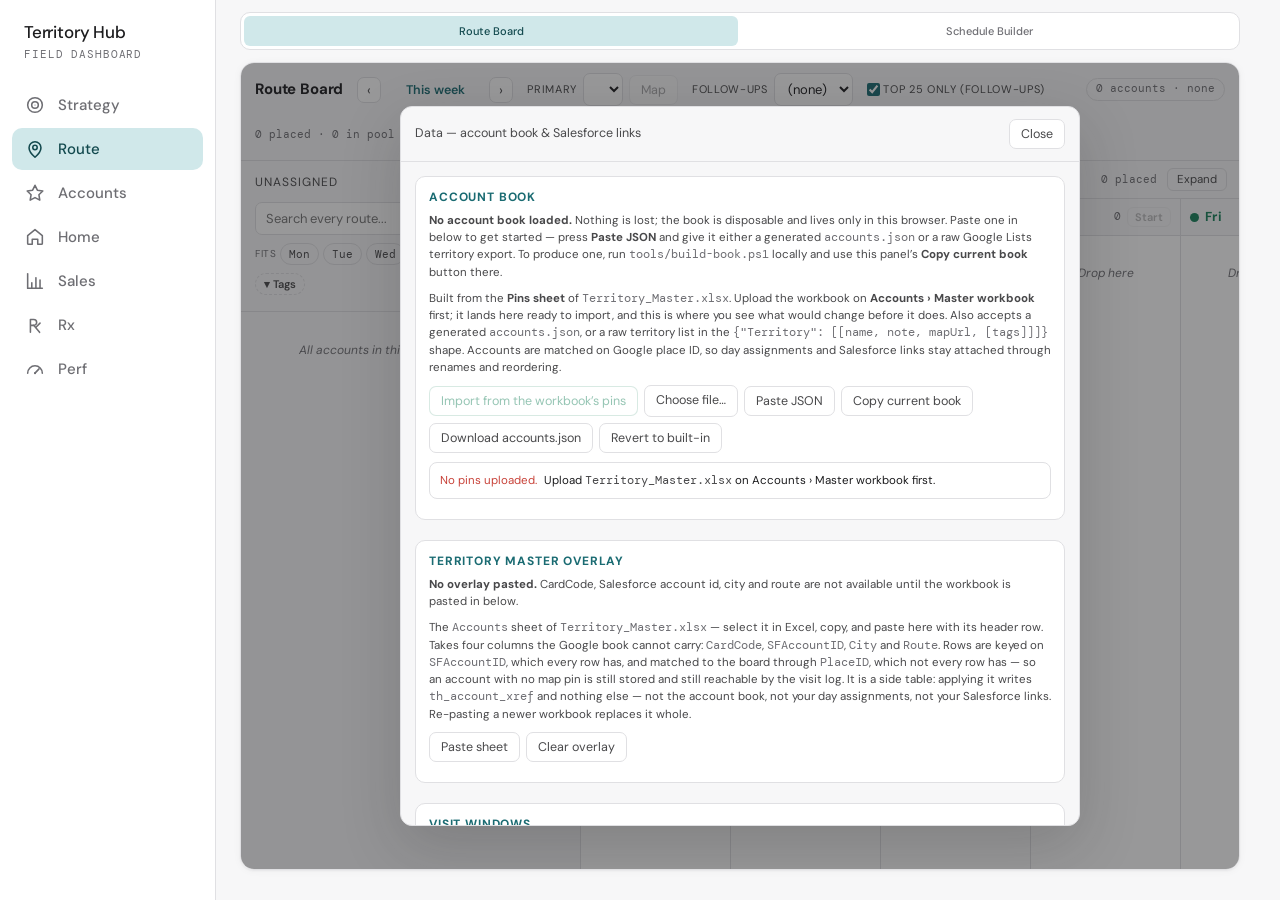
<file: route-board.html>
<!DOCTYPE html>
<html lang="en">
<head>
<meta charset="UTF-8">
<meta name="viewport" content="width=device-width, initial-scale=1.0">
<meta name="color-scheme" content="light">
<title>Route Board &middot; Territory Hub</title>

<link rel="preconnect" href="https://fonts.googleapis.com">
<link rel="preconnect" href="https://fonts.gstatic.com" crossorigin>
<link href="https://fonts.googleapis.com/css2?family=DM+Mono:wght@400;500&family=DM+Sans:opsz,wght@9..40,400;9..40,500;9..40,700&display=swap" rel="stylesheet">
<link rel="stylesheet" href="assets/css/shell.css?v=1789538658">

<style>
  /* -----------------------------------------------------------------------
     Route Board frame.

     The component is `height:100%` of whatever contains it and uses
     container queries (`container-type:inline-size`) for its own responsive
     layout — so it needs a box with a real height. On its own page that box
     is never hidden, which is why the mount below is no longer lazy.
     ----------------------------------------------------------------------- */
  /* The board is the page, so the frame takes the viewport and everything
     else on it is measured against that.

     Reserved above: the page's top padding and the switcher. Below: the
     bottom nav bar and the iOS home indicator. Nothing else is on this page.

     dvh after vh, not instead of it: iOS resolves 100vh to the viewport with
     the Safari toolbar HIDDEN, so a vh-only box spends its last 60-odd pixels
     underneath a toolbar that is plainly on screen. Browsers that know dvh
     take the second line; the rest keep the first. */
  body[data-page="route"] .page.board-page {
    padding-top: var(--s-3);
    /* .page reserves nav height plus a generous gap at the bottom for a
       scrolling column. This page does not scroll — the frame does — so that
       reservation is made in the frame's own height instead. */
    padding-bottom: 0;
  }
  .board-page .subtabs { margin-bottom: var(--s-3); padding: 3px; }
  .board-page .subtabs a { min-height: 30px; font-size: var(--fs-xs); }

  #routeBoardFrame {
    height: calc(100vh - 116px - var(--nav-h) - env(safe-area-inset-bottom, 0px));
    height: calc(100dvh - 116px - var(--nav-h) - env(safe-area-inset-bottom, 0px));
    min-height: 420px;
    border: 1px solid var(--rule);
    border-radius: var(--r-lg);
    overflow: hidden;
    box-shadow: var(--shadow-card);
  }
  /* The rail replaces the bottom bar at this width, so its height comes back. */
  @media (min-width: 900px) {
    #routeBoardFrame {
      height: calc(100vh - 92px);
      height: calc(100dvh - 92px);
      min-height: 560px;
    }
  }

  /* -----------------------------------------------------------------------
     Wider column. This block ships only on this page, so it widens the board
     without touching the Schedule Builder's 640px reading column even though
     both pages answer to data-page="route".

     The Route Board's own container queries need ~820px of frame before it
     leaves the cramped stacked layout, and the shell's reading column caps
     at --content-max (640px).

     Bounded against the space beside the fixed 216px rail rather than raw
     vw: the rail is `position:fixed`, so a plain centred 1100px box slides
     underneath it at 1180px (iPad landscape), and a 96vw box overflows
     horizontally in the 900–1179px band where .page is offset by the rail.
     The max() keeps the column clear of the rail when space is tight and
     lets it centre normally once the viewport is wide enough.
     ----------------------------------------------------------------------- */
  body[data-page="route"] .page {
    max-width: min(1100px, 96vw);
  }
  @media (min-width: 900px) {
    body[data-page="route"] .page {
      max-width: min(1100px, calc(100vw - var(--sidebar-w) - var(--s-4)));
      margin-left: max(var(--sidebar-w), calc((100vw - 1100px) / 2));
      margin-right: auto;
    }
  }

  /* Theme hooks. These are set on the host ELEMENT, so they beat the
     component's own `:host{}` defaults (id selector vs :host) and inherit
     through the shadow boundary — no internal edits.

     Only typography and radius are overridden. The colour palette is
     deliberately left alone: the board carries role-split zone tokens of its
     own that the shell has no equivalent for. */
  #routeBoard {
    --sans: 'DM Sans', -apple-system, BlinkMacSystemFont, 'Segoe UI', Roboto, sans-serif;
    --mono: 'DM Mono', ui-monospace, SFMono-Regular, 'Cascadia Mono', Consolas, monospace;
    --radius: var(--r-md);
    /* The board never styles its checkboxes, so they render in the browser's
       default magenta. accent-color is an inherited property, so setting it
       here reaches into the shadow tree. */
    accent-color: var(--teal);
  }
</style>
</head>

<body data-page="route">
<a class="skip-link" href="#main">Skip to content</a>

<main class="page board-page" id="main">

  <!-- No heading and no date line. Splitting this page off the Schedule
       Builder was supposed to give the board room and did not: the frame kept
       the height it had as a tab, and a title, a date and a tab bar were still
       taking the top third of an iPad before the account list began. The
       switcher below is the whole of this page's chrome, and it doubles as the
       title — the nav rail already says Route. -->
  <nav class="subtabs" aria-label="Route planning pages">
    <a href="route-board.html" aria-current="page">Route Board</a>
    <a href="route-planning.html">Schedule Builder</a>
  </nav>

  <!-- Note there is deliberately no <script src="data/accounts.js"> on this
       page: that file is gitignored and never reaches the deployed site, so
       requesting it here would only 404 on every load. The board reads its
       book out of th_route.* instead. Local book testing happens in
       route-board-local.html, the standalone harness tools/build-book.ps1
       stamps the generated book into. -->
  <div id="routeBoardFrame"><div id="routeBoard"></div></div>
  <div id="routeBoardFallback" hidden></div>

</main>

<script src="assets/js/data-store.js?v=1789774752"></script>
<script src="assets/js/shell.js?v=1788054532"></script>
<script src="route-board.js?v=1789621896" charset="utf-8"></script>
<script>
/* ===========================================================================
   Route Board host — page-scoped.

   All this page does is give the component a sized box and report the two
   ways mounting can fail. The board owns everything else: its storage under
   the `th_route.*` prefix, its own Data panel, and its own empty state.
   Nothing here reads or writes those keys — Home reads `th_route.week.v2`
   through Store.routeBoard.
   =========================================================================== */
(function () {
  'use strict';

  function showFallback(kind, title, detail) {
    var frame = document.getElementById('routeBoardFrame');
    var box = document.getElementById('routeBoardFallback');
    frame.hidden = true;
    box.hidden = false;
    box.className = 'empty';
    box.innerHTML = '<strong>' + Shell.escapeHtml(title) + '</strong>' +
                    Shell.escapeHtml(detail);
    box.setAttribute('data-fallback', kind);
  }

  Shell.ready(function () {
    if (typeof RouteBoard === 'undefined') {
      showFallback('script',
        'route-board.js did not load.',
        'The file should sit next to this page at the repo root.');
      return;
    }

    /* No book-presence check here on purpose. The board handles that case
       itself — it mounts against an empty book and opens its own Data panel
       so you can paste one in. Gating the mount would put the host page in
       front of the only UI that can fix it. */
    try {
      RouteBoard.mount(document.getElementById('routeBoard'), {
        storagePrefix: 'th_route'
      });
    } catch (err) {
      showFallback('error',
        'Route Board failed to start.',
        'The account book loaded but the board could not render it: ' +
        (err && err.message ? err.message : 'unknown error'));
    }
  });

})();
</script>
</body>
</html>
</file>
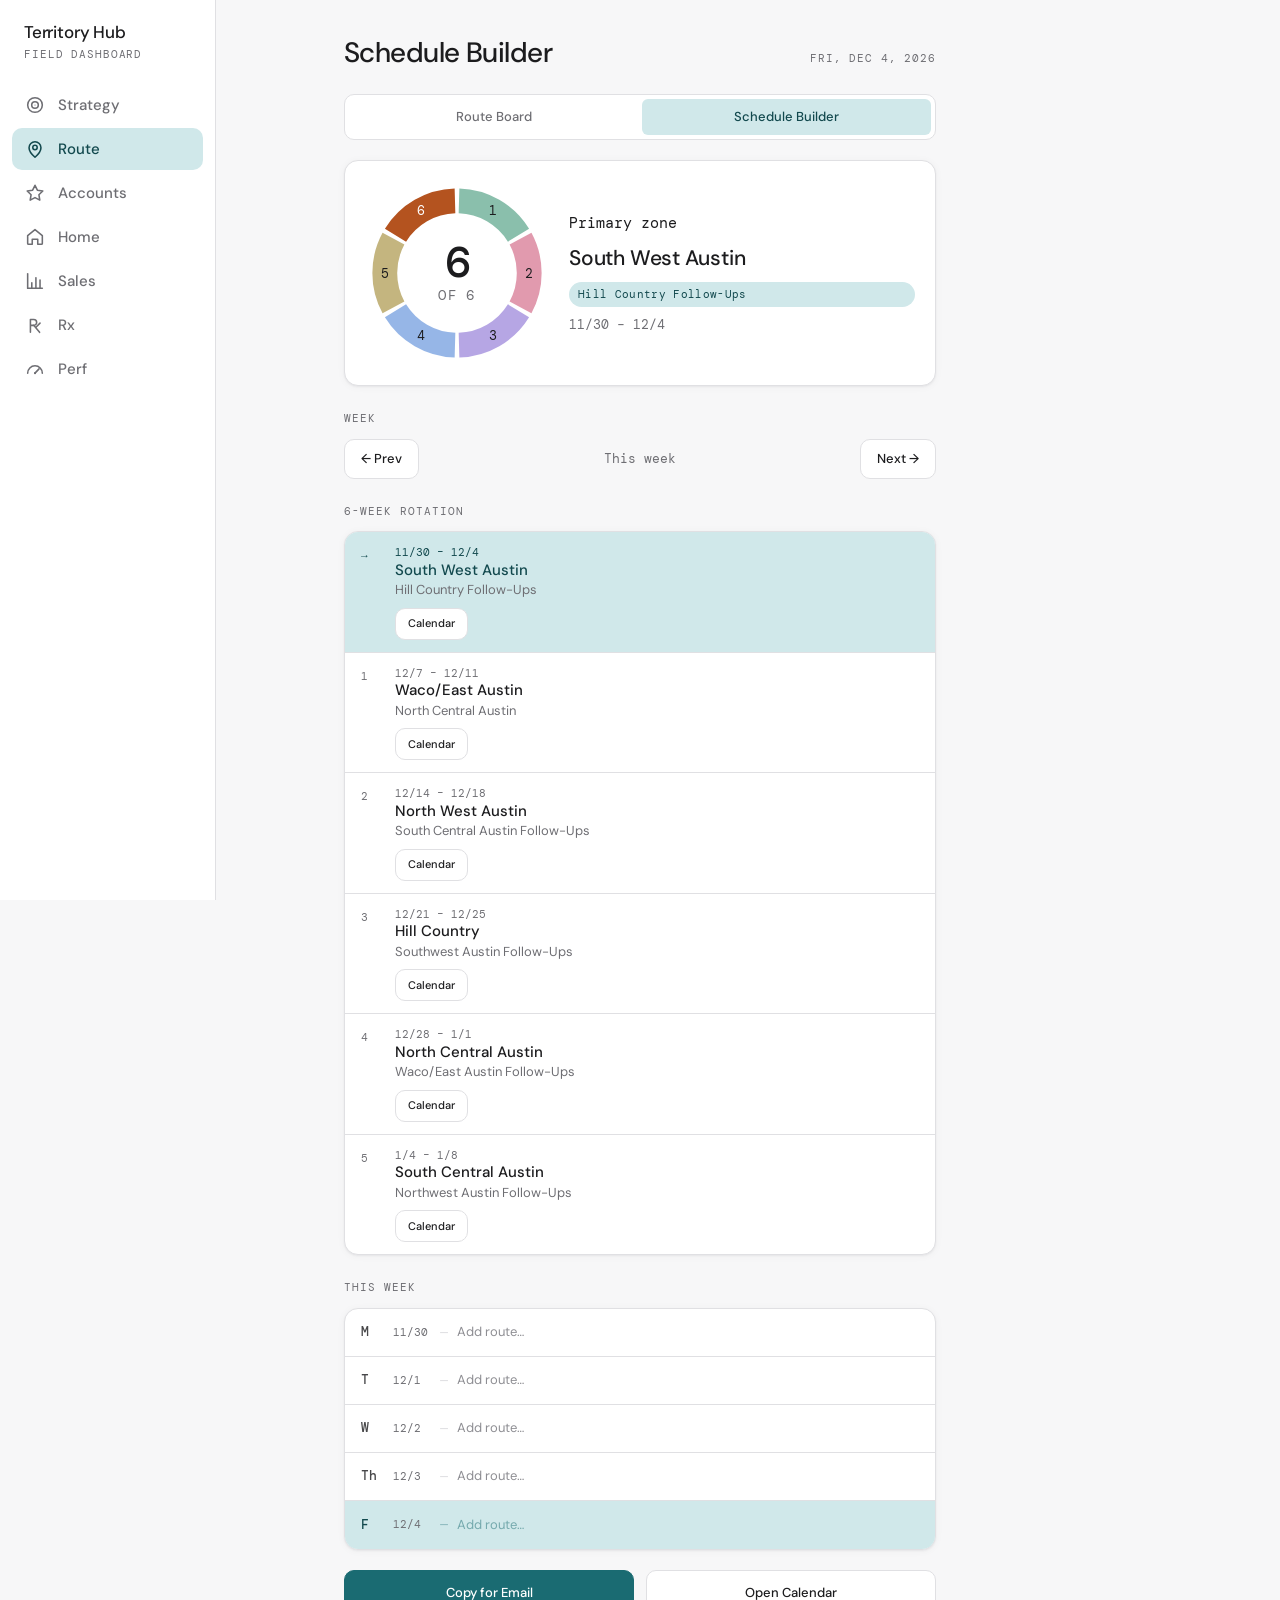
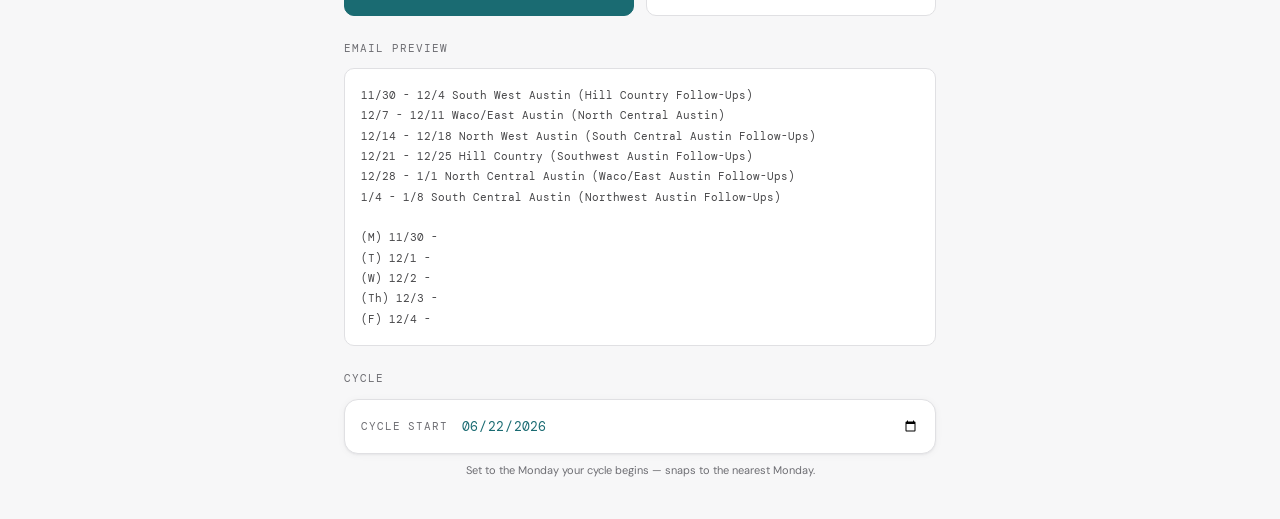
<file: route-planning.html>
<!DOCTYPE html>
<html lang="en">
<head>
<meta charset="UTF-8">
<meta name="viewport" content="width=device-width, initial-scale=1.0">
<meta name="color-scheme" content="light">
<title>Schedule Builder &middot; Territory Hub</title>

<link rel="preconnect" href="https://fonts.googleapis.com">
<link rel="preconnect" href="https://fonts.gstatic.com" crossorigin>
<link href="https://fonts.googleapis.com/css2?family=DM+Mono:wght@400;500&family=DM+Sans:opsz,wght@9..40,400;9..40,500;9..40,700&display=swap" rel="stylesheet">
<link rel="stylesheet" href="assets/css/shell.css?v=1789538658">

<style>
  /* -----------------------------------------------------------------------
     Schedule Builder's own layout. Tokens, card, pill, button, input and
     section-label all come from shell.css — only the rotation list, the day
     rows, the preview box and the toast are defined here, because they exist
     on this page and nowhere else.
     ----------------------------------------------------------------------- */

  /* Hero — the dial replaces the old "Week N of 6" text eyebrow. */
  .hero { display: flex; align-items: center; gap: var(--s-5); flex-wrap: wrap; }
  #zoneDial { --dial-size: 140px; }
  @media (min-width: 420px) { #zoneDial { --dial-size: 184px; } }
  .hero-caption { display: grid; gap: var(--s-2); flex: 1 1 200px; min-width: 0; }
  .hero-zone { font-size: var(--fs-xl); font-weight: 500; letter-spacing: -0.01em; }

  /* Week navigation */
  .week-nav { display: flex; align-items: center; gap: var(--s-3); margin-bottom: var(--s-3); }
  .week-nav .btn { flex: 0 0 auto; }
  .week-nav-label {
    flex: 1;
    text-align: center;
    font-family: var(--font-mono);
    font-size: var(--fs-sm);
    color: var(--ink-light);
  }
  .week-nav-label.is-offset { color: var(--teal); font-weight: 500; }

  /* Rotation list + day list share a bare list-card shell */
  .list-card {
    background: var(--white);
    border: 1px solid var(--rule);
    border-radius: var(--r-lg);
    box-shadow: var(--shadow-card);
    overflow: hidden;
  }

  .week-row {
    display: flex;
    align-items: flex-start;
    gap: var(--s-4);
    padding: var(--s-3) var(--s-4);
    border-bottom: 1px solid var(--rule);
  }
  .week-row:last-child { border-bottom: none; }
  .week-row.is-current { background: var(--teal-dim); }
  .week-marker {
    font-family: var(--font-mono);
    font-size: var(--fs-xs);
    color: var(--ink-light);
    min-width: 18px;
    padding-top: 3px;
    flex-shrink: 0;
  }
  .week-row.is-current .week-marker { color: var(--teal-deep); font-weight: 500; }
  .week-content { flex: 1; min-width: 0; }
  .week-daterange {
    font-family: var(--font-mono);
    font-size: var(--fs-xs);
    color: var(--ink-light);
  }
  .week-row.is-current .week-daterange { color: var(--teal-deep); }
  .week-zone { font-size: var(--fs-base); font-weight: 500; line-height: 1.3; }
  .week-row.is-current .week-zone { color: var(--teal-deep); }
  .week-followup { font-size: var(--fs-sm); color: var(--ink-light); }

  /* Map actions, two per rotation row. They live inside the row rather than
     in a toolbar because the route they act on is the row you are reading. */
  .week-actions {
    display: flex;
    flex-wrap: wrap;
    gap: var(--s-2);
    margin-top: var(--s-2);
  }
  .week-actions .btn { flex: 0 0 auto; }

  .daily-row {
    display: flex;
    align-items: center;
    padding: 0 var(--s-4);
    border-bottom: 1px solid var(--rule);
    min-height: 48px;
  }
  .daily-row:last-child { border-bottom: none; }
  .daily-row.is-today { background: var(--teal-dim); }
  .day-pill {
    font-family: var(--font-mono);
    font-size: var(--fs-sm);
    font-weight: 500;
    color: var(--ink-mid);
    min-width: 24px;
    flex-shrink: 0;
  }
  .daily-row.is-today .day-pill { color: var(--teal-deep); }
  .day-date-str {
    font-family: var(--font-mono);
    font-size: var(--fs-xs);
    color: var(--ink-light);
    min-width: 38px;
    flex-shrink: 0;
    margin-left: var(--s-2);
  }
  .day-sep { color: var(--rule); margin: 0 var(--s-2); flex-shrink: 0; }
  /* --rule vanishes against the today row's teal tint */
  .daily-row.is-today .day-sep { color: rgba(26,107,114,0.35); }
  .day-input {
    flex: 1;
    min-width: 0;
    border: none;
    background: transparent;
    font-size: var(--fs-sm);
    padding: var(--s-3) 0;
    outline: none;
  }
  .day-input::placeholder { color: var(--ink-faint); }
  .daily-row.is-today .day-input::placeholder { color: rgba(26,107,114,0.5); }
  .day-input:focus { box-shadow: none; }
  .daily-row:focus-within { box-shadow: inset 2px 0 0 var(--teal); }

  .btn-row { display: flex; gap: var(--s-3); margin: var(--s-5) 0; }
  .btn-row .btn { flex: 1; min-height: 46px; }

  .preview-box {
    background: var(--white);
    border: 1px solid var(--rule);
    border-radius: var(--r-md);
    padding: var(--s-4);
    font-family: var(--font-mono);
    font-size: var(--fs-xs);
    line-height: 1.85;
    color: var(--ink-mid);
    white-space: pre-wrap;
    word-break: break-word;
  }

  .anchor-row { display: flex; align-items: center; gap: var(--s-3); }
  .anchor-row label {
    font-family: var(--font-mono);
    font-size: var(--fs-xs);
    letter-spacing: 0.08em;
    text-transform: uppercase;
    color: var(--ink-light);
    white-space: nowrap;
  }
  .anchor-row input[type="date"] {
    flex: 1;
    min-width: 0;
    border: none;
    background: transparent;
    font-family: var(--font-mono);
    font-size: var(--fs-sm);
    color: var(--teal);
    outline: none;
    cursor: pointer;
  }

  /* Toast. Page-scoped for now — if Sales or Prescriptions need one in Phase
     4/5, promote it to shell.css rather than copying it a third time. */
  .toast {
    position: fixed;
    left: 50%;
    bottom: calc(var(--nav-h) + var(--s-5) + env(safe-area-inset-bottom, 0px));
    transform: translateX(-50%) translateY(10px);
    background: var(--ink);
    color: var(--white);
    font-size: var(--fs-sm);
    font-weight: 500;
    padding: var(--s-2) var(--s-5);
    border-radius: var(--r-pill);
    opacity: 0;
    transition: opacity 180ms ease, transform 180ms ease;
    pointer-events: none;
    white-space: nowrap;
    z-index: 60;
  }
  .toast.show { opacity: 1; transform: translateX(-50%) translateY(0); }
  @media (min-width: 900px) {
    .toast { bottom: var(--s-6); left: calc(50% + (var(--sidebar-w) / 2)); }
  }
</style>
</head>

<body data-page="route">
<a class="skip-link" href="#main">Skip to content</a>

<main class="page" id="main">

  <header class="page-head">
    <h1>Schedule Builder</h1>
    <span class="eyebrow mono" id="todayLabel"></span>
  </header>

  <!-- Two pages, one pillar. This bar looks like the sub-tabs it replaced and
       behaves like navigation, because that is what it now is: the board and
       the schedule were splitting one screen between them and neither had the
       room. The nav rail still shows a single "Route" tab for both. -->
  <nav class="subtabs" aria-label="Route planning pages">
    <a href="route-board.html">Route Board</a>
    <a href="route-planning.html" aria-current="page">Schedule Builder</a>
  </nav>

  <div class="card">
    <div class="hero">
      <div id="zoneDial"></div>
      <div class="hero-caption">
        <span class="eyebrow mono">Primary zone</span>
        <span class="hero-zone" id="heroZone"></span>
        <span class="pill pill-accent" id="heroFollowup"></span>
        <span class="mono" style="font-size:var(--fs-sm); color:var(--ink-light);"
              id="heroDates"></span>
      </div>
    </div>
  </div>

  <p class="section-label"><span>Week</span></p>

  <div class="week-nav">
    <button class="btn" type="button" id="prevWeek">&larr; Prev</button>
    <span class="week-nav-label" id="weekNavLabel" aria-live="polite"></span>
    <button class="btn" type="button" id="nextWeek">Next &rarr;</button>
  </div>

  <p class="section-label"><span>6-week rotation</span></p>
  <div class="list-card" id="scheduleBlock"></div>

  <p class="section-label"><span id="dailyLabel">This week</span></p>
  <div class="list-card" id="dailyBlock"></div>

  <div class="btn-row">
    <button class="btn btn-primary" type="button" id="copyBtn">Copy for Email</button>
    <button class="btn" type="button" id="calBtn">Open Calendar</button>
  </div>

  <p class="section-label"><span>Email preview</span></p>
  <div class="preview-box" id="previewBox"></div>

  <p class="section-label"><span>Cycle</span></p>
  <div class="card" style="padding:var(--s-4);">
    <div class="anchor-row">
      <label for="anchorInput">Cycle start</label>
      <input type="date" id="anchorInput">
    </div>
  </div>
  <p class="hint" style="text-align:center; margin-top:var(--s-2);">
    Set to the Monday your cycle begins &mdash; snaps to the nearest Monday.
  </p>

</main>

<div class="toast" id="toast" role="status" aria-live="polite"></div>

<script src="assets/js/data-store.js?v=1789774752"></script>
<script src="assets/js/shell.js?v=1788054532"></script>
<script>
/* ===========================================================================
   Schedule Builder — page-scoped. Nothing here is shared with other tools;
   the only cross-page contract is the th_* keys written through Store.

   Migrated from the standalone Territory Schedule tool. Behaviour is
   unchanged apart from the three things Phase 2 exists to add:
     1. Routes and cycle anchor now persist (they were in-memory only).
     2. Inputs save on typing, so changing the anchor no longer wipes them.
     3. th_schedule_summary is written for Home.
   =========================================================================== */
(function () {
  'use strict';

  /* --- Zone rotation, in cycle order -------------------------------------
     Week 1 is Waco/East Austin. The array previously started at North West
     Austin, which put Waco at week 6 — one full rotation out of step with the
     real schedule. Corrected by rotating the array, NOT by moving the anchor:
     both fix the phase, but the anchor is a real date you set and the order is
     what was wrong.

     Every primary -> followup pairing is unchanged by the rotation. That is
     not luck: the follow-up territory is always the zone three weeks away, and
     with six zones +3 and -3 are the same position, so rotating the list
     carries each pair with it.
     ---------------------------------------------------------------------- */
  /* The saved Maps list link for each route used to live here. It moved to
     route-board.js with the two buttons that open it. */
  var ZONES = [
    { primary: 'Waco/East Austin',     followup: 'North Central Austin'            },
    { primary: 'North West Austin',    followup: 'South Central Austin Follow-Ups' },
    { primary: 'Hill Country',         followup: 'Southwest Austin Follow-Ups'     },
    { primary: 'North Central Austin', followup: 'Waco/East Austin Follow-Ups'     },
    { primary: 'South Central Austin', followup: 'Northwest Austin Follow-Ups'     },
    { primary: 'South West Austin',    followup: 'Hill Country Follow-Ups'         }
  ];

  var DAY_LABELS = ['M', 'T', 'W', 'Th', 'F'];

  /* Monday June 22 2026 — the cycle start this tool shipped with. Only used
     the first time; after that the stored anchor wins. */
  var DEFAULT_ANCHOR = '2026-06-22';

  var storedAnchor = Store.schedule.readAnchor();
  var anchorIso = storedAnchor || DEFAULT_ANCHOR;
  /* Persist the default on first run. Leaving it implicit means a later edit
     to DEFAULT_ANCHOR would silently shift the whole rotation for anyone who
     never touched the Cycle start field. */
  var needsAnchorWrite = !storedAnchor;

  var weekOffset = 0;       // 0 = current week, +1 next, -1 last
  var saveTimer = null;

  /* --- Date helpers ------------------------------------------------------ */

  /* Parse YYYY-MM-DD as a LOCAL date. `new Date('2026-06-22')` parses as UTC
     and lands on the 21st for anyone west of Greenwich. */
  function parseIso(s) {
    var p = String(s).split('-');
    return new Date(+p[0], +p[1] - 1, +p[2]);
  }

  function fmtISO(d) {
    return d.getFullYear() + '-' +
           String(d.getMonth() + 1).padStart(2, '0') + '-' +
           String(d.getDate()).padStart(2, '0');
  }

  function getMondayOfWeek(date) {
    var d = new Date(date);
    var day = d.getDay();                       // 0 Sun .. 6 Sat
    d.setDate(d.getDate() + (day === 0 ? -6 : 1 - day));
    d.setHours(0, 0, 0, 0);
    return d;
  }

  function addDays(date, n) { var d = new Date(date); d.setDate(d.getDate() + n); return d; }
  function addWeeks(date, n) { return addDays(date, n * 7); }
  function fmt(d) { return (d.getMonth() + 1) + '/' + d.getDate(); }

  function getCycleIndex(monday) {
    var anchorMon = getMondayOfWeek(parseIso(anchorIso));
    /* Round, not floor — a DST boundary inside the span makes the raw
       millisecond division come out at 5.958 weeks instead of 6. */
    var weeks = Math.round((monday - anchorMon) / (7 * 24 * 60 * 60 * 1000));
    return ((weeks % 6) + 6) % 6;
  }

  function currentMonday() { return getMondayOfWeek(new Date()); }
  function getViewedMonday() { return addWeeks(currentMonday(), weekOffset); }

  /* --- Persistence ------------------------------------------------------- */

  function readRoutes(monday) {
    var saved = Store.schedule.readRoutes(fmtISO(monday));
    return Array.isArray(saved) ? saved : [];
  }

  /* Writes the five day inputs for whichever week is on screen. Called before
     any rebuild and on a short debounce while typing — the original only
     saved on week-shift and copy, which is how anchor changes ate routes. */
  function saveCurrentInputs() {
    var inputs = document.querySelectorAll('.day-input');
    if (!inputs.length) return;
    var values = Array.prototype.map.call(inputs, function (el) { return el.value; });
    var key = fmtISO(getViewedMonday());
    /* Don't create an empty record for a week that was never filled in. */
    var hasContent = values.some(function (v) { return v.trim() !== ''; });
    if (hasContent) {
      Store.schedule.writeRoutes(key, values);
    } else if (Store.schedule.readRoutes(key)) {
      Store.remove(Store.KEYS.scheduleRoutes + key);
    }
    /* Editing THIS week's notes changes what Home shows for today, so refresh
       the summary. Other weeks do not affect it. */
    if (weekOffset === 0) writeSummary();
  }

  function queueSave() {
    clearTimeout(saveTimer);
    saveTimer = setTimeout(saveCurrentInputs, 400);
  }

  /* Home reads this. It always describes the REAL current week, never the
     week being browsed — otherwise leaving the page on "+3 weeks" would make
     Home advertise the wrong zone. */
  function writeSummary() {
    var mon = currentMonday();
    var idx = getCycleIndex(mon);
    /* Read back rather than reading the DOM: the inputs on screen may belong
       to a different week than the one Home cares about. */
    var days = Store.schedule.readRoutes(fmtISO(mon));
    Store.schedule.writeSummary({
      weekNum:   idx + 1,
      zone:      ZONES[idx].primary,
      followup:  ZONES[idx].followup,
      dateRange: fmt(mon) + ' – ' + fmt(addDays(mon, 4)),
      days:      Array.isArray(days) ? days : []
    });
  }

  /* --- Render ------------------------------------------------------------ */

  function buildSchedule() {
    var today = new Date();
    var viewedMonday = getViewedMonday();
    var cycleIdx = getCycleIndex(viewedMonday);

    document.getElementById('todayLabel').textContent =
      today.toLocaleDateString('en-US',
        { weekday: 'short', month: 'short', day: 'numeric', year: 'numeric' });

    /* Week nav label */
    var navLabel = document.getElementById('weekNavLabel');
    var labelText;
    if (weekOffset === 0)       { labelText = 'This week'; }
    else if (weekOffset === 1)  { labelText = 'Next week'; }
    else if (weekOffset === -1) { labelText = 'Last week'; }
    else if (weekOffset > 0)    { labelText = '+' + weekOffset + ' weeks'; }
    else                        { labelText = weekOffset + ' weeks'; }
    navLabel.textContent = labelText;
    navLabel.className = 'week-nav-label' + (weekOffset === 0 ? '' : ' is-offset');

    document.getElementById('dailyLabel').textContent =
      Math.abs(weekOffset) <= 1 ? labelText : 'Week of ' + fmt(viewedMonday);

    /* Hero + dial */
    var hero = ZONES[cycleIdx];
    Shell.zoneDial(document.getElementById('zoneDial'), { week: cycleIdx + 1, totalWeeks: 6 });
    document.getElementById('heroZone').textContent = hero.primary;
    document.getElementById('heroFollowup').textContent = hero.followup;
    document.getElementById('heroDates').textContent =
      fmt(viewedMonday) + ' – ' + fmt(addDays(viewedMonday, 4));

    /* Rotation — six weeks forward from the week being viewed. The marker
       shows the cycle position (1-6) so it reads consistently with the dial. */
    var sb = document.getElementById('scheduleBlock');
    sb.innerHTML = '';
    for (var i = 0; i < 6; i++) {
      var zi = (cycleIdx + i) % 6;
      var zone = ZONES[zi];
      var ws = addWeeks(viewedMonday, i);
      var row = document.createElement('div');
      row.className = 'week-row' + (i === 0 ? ' is-current' : '');
      row.innerHTML =
        '<div class="week-marker">' + (i === 0 ? '&rarr;' : (zi + 1)) + '</div>' +
        '<div class="week-content">' +
          '<div class="week-daterange">' + fmt(ws) + ' – ' + fmt(addDays(ws, 4)) + '</div>' +
          '<div class="week-zone">' + Shell.escapeHtml(zone.primary) + '</div>' +
          '<div class="week-followup">' + Shell.escapeHtml(zone.followup) + '</div>' +
          routeActions(zi) +
        '</div>';
      sb.appendChild(row);
    }

    /* Day rows */
    var db = document.getElementById('dailyBlock');
    db.innerHTML = '';
    var saved = readRoutes(viewedMonday);
    for (var j = 0; j < 5; j++) {
      var day = addDays(viewedMonday, j);
      var isToday = day.toDateString() === today.toDateString();
      var drow = document.createElement('div');
      drow.className = 'daily-row' + (isToday ? ' is-today' : '');
      drow.innerHTML =
        '<div class="day-pill">' + DAY_LABELS[j] + '</div>' +
        '<div class="day-date-str">' + fmt(day) + '</div>' +
        '<div class="day-sep">&ndash;</div>';

      var input = document.createElement('input');
      input.type = 'text';
      input.className = 'day-input';
      input.placeholder = 'Add route…';
      input.value = saved[j] || '';
      input.setAttribute('aria-label',
        day.toLocaleDateString('en-US', { weekday: 'long', month: 'short', day: 'numeric' }) + ' route');
      input.addEventListener('input', function () { updatePreview(); queueSave(); });
      drow.appendChild(input);
      db.appendChild(drow);
    }

    updatePreview();
    document.getElementById('anchorInput').value = fmtISO(getMondayOfWeek(parseIso(anchorIso)));
  }

  /* --- Email text -------------------------------------------------------- */

  function buildCopyText() {
    var viewedMonday = getViewedMonday();
    var cycleIdx = getCycleIndex(viewedMonday);
    var lines = [];

    for (var i = 0; i < 6; i++) {
      var zone = ZONES[(cycleIdx + i) % 6];
      var ws = addWeeks(viewedMonday, i);
      lines.push(fmt(ws) + ' - ' + fmt(addDays(ws, 4)) + ' ' +
                 zone.primary + ' (' + zone.followup + ')');
    }
    lines.push('');

    var inputs = document.querySelectorAll('.day-input');
    for (var j = 0; j < 5; j++) {
      var route = inputs[j] ? inputs[j].value.trim() : '';
      lines.push('(' + DAY_LABELS[j] + ') ' + fmt(addDays(viewedMonday, j)) + ' - ' + route);
    }
    return lines.join('\n');
  }

  function updatePreview() {
    document.getElementById('previewBox').textContent = buildCopyText();
  }

  function copySchedule() {
    saveCurrentInputs();
    var text = buildCopyText();
    var fallback = function () {
      var ta = document.createElement('textarea');
      ta.value = text;
      ta.style.cssText = 'position:fixed;opacity:0;top:0;left:0';
      document.body.appendChild(ta);
      ta.focus(); ta.select();
      try { document.execCommand('copy'); } catch (e) {}
      document.body.removeChild(ta);
    };
    if (navigator.clipboard && navigator.clipboard.writeText) {
      navigator.clipboard.writeText(text).then(
        function () { showToast('Copied ✓'); },
        function () { fallback(); showToast('Copied ✓'); }
      );
    } else {
      fallback();
      showToast('Copied ✓');
    }
  }

  /* --- Calendar ------------------------------------------------------------
     One file per route, not one file for the schedule.

     The six routes are six calendars in iOS, colour-coded, linked through to
     Outlook — so the unit that can be imported is a route, because importing
     is where the calendar gets chosen. A single combined file lands entirely
     on whichever calendar is picked, which is what the old export did and why
     it was no use.

     A subscription URL per route would keep updating itself, and was
     considered and rejected: subscribed calendars arrive as NEW read-only
     calendars rather than adding events to the six that already exist.

     Each file carries both kinds of event for its route:

       Mon-Fri  an all-day bar titled with the route name and nothing else.
                No "(follow-up route)" in parentheses — the follow-up is its
                own event on its own calendar, which is the whole point.
       Sunday   an all-day "Follow-Ups" on the Sunday BEFORE a week whose
                follow-up territory is this route.

     UIDs are derived from the date and the route, so re-importing a file
     updates the events it already put there instead of doubling them.
     ---------------------------------------------------------------------- */

  /* A year out. Long enough to plan against, short enough that a file is
     eight or nine events rather than a wall of them. */
  var ICS_WEEKS = 52;

  /* The route's name AS THE CALENDAR SPELLS IT, which is not always what this
     app calls it: the green calendar reads "Waco/ North I-35" where the
     account book says "Waco/East Austin". The book's spelling cannot change —
     build-book.ps1 generates it and the Route Board keys on it — so the
     difference is declared here, once, and only affects event titles. */
  var CAL_NAMES = {
    'Waco/East Austin':     'Waco/ North I-35',
    'North West Austin':    'North West Austin',
    'Hill Country':         'Hill Country',
    'North Central Austin': 'North Central Austin',
    'South Central Austin': 'South Central Austin',
    'South West Austin':    'South West Austin'
  };
  function calName(zoneName) { return CAL_NAMES[zoneName] || zoneName; }

  /* Try the iOS calendar app. The old fallback handed over a combined .ics,
     which is exactly the file this page no longer produces — so a browser
     that ignores the scheme gets pointed at the per-route buttons instead. */
  function openCalendar() {
    window.open('calshow://', '_self');
    setTimeout(function () {
      if (!document.hidden) showToast('Use a route’s Calendar button below');
    }, 1000);
  }

  function icsEscape(s) {
    return String(s).replace(/\\/g, '\\\\').replace(/;/g, '\\;')
                    .replace(/,/g, '\\,').replace(/\r?\n/g, '\\n');
  }

  /* "Waco/East Austin Follow-Ups" -> the zone it names. The rotation states a
     follow-up as a sentence rather than an id, so the suffix comes off before
     Shell resolves the rest; every spelling in ZONES resolves through an alias
     it already knows. */
  function followupZone(text) {
    return Shell.zoneByName(String(text || '').replace(/\s*follow-?ups?\s*$/i, ''));
  }

  function icsDate(d) { return fmtISO(d).replace(/-/g, ''); }

  function routeIcs(zi) {
    var zone = ZONES[zi];
    var z = Shell.zoneByName(zone.primary);
    var zid = z ? z.id : 'z' + zi;
    /* DTSTAMP is required on every VEVENT by RFC 5545. Google tolerates its
       absence; stricter importers reject the file. */
    var stamp = new Date().toISOString().replace(/[-:]/g, '').replace(/\.\d{3}/, '');
    var lines = ['BEGIN:VCALENDAR', 'VERSION:2.0',
                 'PRODID:-//OCuSOFT Territory//EN', 'CALSCALE:GREGORIAN',
                 'X-WR-CALNAME:' + icsEscape(calName(zone.primary))];
    /* Always from the REAL current week, never the week being browsed: a file
       that starts three weeks out because the page was left on "+3 weeks"
       would be missing the weeks in between and nothing would say so. */
    var start = currentMonday();
    var events = 0;

    for (var i = 0; i < ICS_WEEKS; i++) {
      var mon = addWeeks(start, i);
      var idx = getCycleIndex(mon);

      if (idx === zi) {
        /* DTEND is exclusive for all-day events, so Saturday spans Mon-Fri. */
        lines.push('BEGIN:VEVENT',
          'UID:ocusoft-' + zid + '-' + icsDate(mon) + '@territory',
          'DTSTAMP:' + stamp,
          'DTSTART;VALUE=DATE:' + icsDate(mon),
          'DTEND;VALUE=DATE:' + icsDate(addDays(mon, 5)),
          'SUMMARY:' + icsEscape(calName(zone.primary)),
          'END:VEVENT');
        events++;
      }

      /* The Sunday before a week whose follow-up territory is this route. One
         day, all day, titled "Follow-Ups" and nothing else — which calendar it
         lands on is what says whose follow-ups they are. */
      var fu = followupZone(ZONES[idx].followup);
      if (fu && z && fu.id === z.id) {
        var sun = addDays(mon, -1);
        lines.push('BEGIN:VEVENT',
          'UID:ocusoft-fu-' + zid + '-' + icsDate(sun) + '@territory',
          'DTSTAMP:' + stamp,
          'DTSTART;VALUE=DATE:' + icsDate(sun),
          'DTEND;VALUE=DATE:' + icsDate(mon),
          'SUMMARY:Follow-Ups',
          'END:VEVENT');
        events++;
      }
    }
    lines.push('END:VCALENDAR');
    return { text: lines.join('\r\n'), events: events };
  }

  function downloadRouteIcs(zi) {
    var zone = ZONES[zi];
    var built = routeIcs(zi);
    var blob = new Blob([built.text], { type: 'text/calendar' });
    var url = URL.createObjectURL(blob);
    var a = document.createElement('a');
    a.href = url;
    /* Named for the calendar it belongs on, because choosing that calendar is
       the one thing the import asks you to do. */
    a.download = calName(zone.primary).replace(/[\/\\:*?"<>|]/g, ' ').replace(/\s+/g, ' ').trim() +
                 ' route.ics';
    a.click();
    URL.revokeObjectURL(url);
    showToast(built.events + ' events — import onto ' + calName(zone.primary));
  }

  /* --- Route actions ------------------------------------------------------
     One button per rotation row now: the route's calendar file.

     "View on Map" and "Start Route" started here and moved to the Route
     Board, which is where a route is a list of offices you can actually work
     rather than a name in a rotation. The map-list links moved with them —
     they live in route-board.js.
     ---------------------------------------------------------------------- */

  /* `zi` is the index into ZONES and is what the click handler reads back:
     the row's dates change with the week being viewed, the route it names
     does not. */
  function routeActions(zi) {
    var name = Shell.escapeHtml(ZONES[zi].primary);
    return '<div class="week-actions">' +
      '<button type="button" class="btn btn-sm" data-cal="' + zi + '"' +
        ' aria-label="Download the ' + name + ' calendar file"' +
        ' title="A year of ' + name + ' weeks and its follow-up Sundays, as one' +
        ' .ics to import onto that route&#39;s calendar">' +
        'Calendar</button>' +
      '</div>';
  }

  /* --- Anchor ------------------------------------------------------------ */

  function onAnchorChange() {
    var val = document.getElementById('anchorInput').value;
    if (!val) return;
    saveCurrentInputs();                       // was missing — this ate routes
    anchorIso = fmtISO(getMondayOfWeek(parseIso(val)));
    Store.schedule.writeAnchor(anchorIso);
    buildSchedule();
    writeSummary();                            // zone for the current week moved
    showToast('Cycle start updated');
  }

  /* --- Toast ------------------------------------------------------------- */

  var toastTimer;
  function showToast(msg) {
    var t = document.getElementById('toast');
    t.textContent = msg;
    t.classList.add('show');
    clearTimeout(toastTimer);
    toastTimer = setTimeout(function () { t.classList.remove('show'); }, 2200);
  }

  /* --- Wiring ------------------------------------------------------------ */

  function shiftWeek(delta) {
    saveCurrentInputs();
    weekOffset += delta;
    buildSchedule();
  }

  Shell.ready(function () {
    document.getElementById('prevWeek').addEventListener('click', function () { shiftWeek(-1); });
    document.getElementById('nextWeek').addEventListener('click', function () { shiftWeek(1); });
    document.getElementById('copyBtn').addEventListener('click', copySchedule);
    document.getElementById('calBtn').addEventListener('click', openCalendar);
    document.getElementById('anchorInput').addEventListener('change', onAnchorChange);

    /* Delegated, because the rotation rows are rebuilt on every week change
       and re-binding six pairs of buttons each time is how listeners leak. */
    document.getElementById('scheduleBlock').addEventListener('click', function (e) {
      var btn = e.target.closest ? e.target.closest('button') : null;
      if (!btn) return;
      if (btn.hasAttribute('data-cal')) downloadRouteIcs(+btn.getAttribute('data-cal'));
    });

    /* Catch the last keystrokes if the debounce hasn't fired yet. pagehide
       covers the iOS Safari case, where beforeunload is unreliable. */
    window.addEventListener('pagehide', saveCurrentInputs);
    window.addEventListener('beforeunload', saveCurrentInputs);

    if (!Store.available) {
      showToast('Storage unavailable — notes won’t persist');
    }

    if (needsAnchorWrite) Store.schedule.writeAnchor(anchorIso);

    buildSchedule();
    writeSummary();
  });

})();
</script>
</body>
</html>
</file>
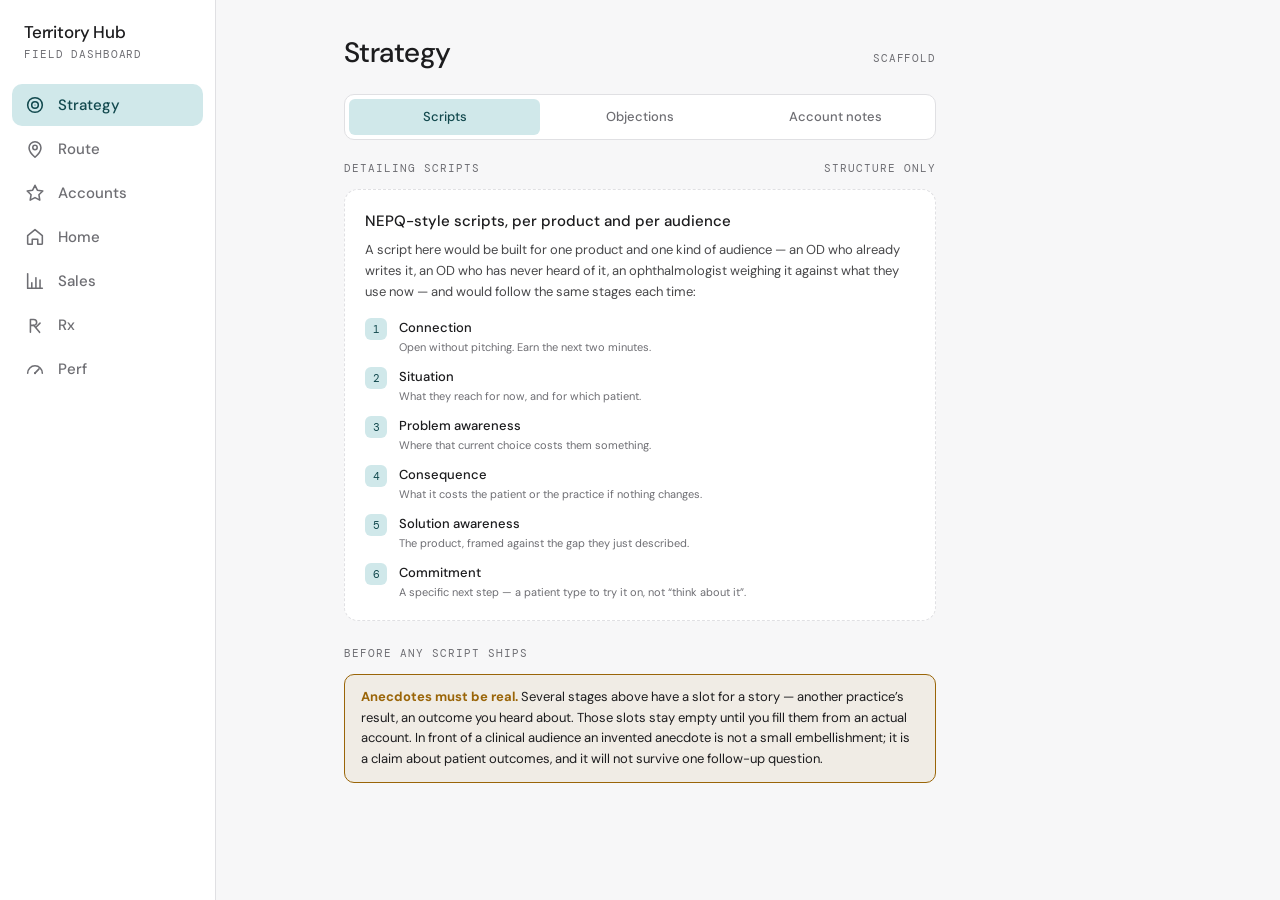
<file: strategy.html>
<!DOCTYPE html>
<html lang="en">
<head>
<meta charset="UTF-8">
<meta name="viewport" content="width=device-width, initial-scale=1.0">
<meta name="color-scheme" content="light">
<title>Strategy &middot; Territory Hub</title>

<link rel="preconnect" href="https://fonts.googleapis.com">
<link rel="preconnect" href="https://fonts.gstatic.com" crossorigin>
<link href="https://fonts.googleapis.com/css2?family=DM+Mono:wght@400;500&family=DM+Sans:opsz,wght@9..40,400;9..40,500;9..40,700&display=swap" rel="stylesheet">
<link rel="stylesheet" href="assets/css/shell.css?v=1789538658">

<style>
  /* -----------------------------------------------------------------------
     Strategy is a scaffold: the structure is here, the content is not. What
     is page-scoped is the outline used to show a script's shape, and the
     read-only note cards.
     ----------------------------------------------------------------------- */

  .planned {
    border: 1px dashed var(--rule);
    border-radius: var(--r-lg);
    background: var(--white);
    padding: var(--s-5);
  }
  .planned h3 { font-size: var(--fs-base); font-weight: 500; margin-bottom: var(--s-2); }
  .planned p { font-size: var(--fs-sm); color: var(--ink-mid); line-height: 1.6; }

  /* Ordered outline of a script's stages */
  .outline { counter-reset: step; display: grid; gap: var(--s-3); margin-top: var(--s-4); }
  .outline li {
    counter-increment: step;
    display: grid; grid-template-columns: 22px 1fr; gap: var(--s-3);
    align-items: start;
  }
  .outline li::before {
    content: counter(step);
    font-family: var(--font-mono);
    font-size: var(--fs-xs);
    color: var(--teal-deep);
    background: var(--teal-dim);
    border-radius: var(--r-sm);
    width: 22px; height: 22px;
    display: grid; place-items: center;
  }
  .outline .s-name { font-size: var(--fs-sm); font-weight: 500; display: block; }
  .outline .s-note { font-size: var(--fs-xs); color: var(--ink-light); display: block; margin-top: 1px; }

  .warn-box {
    border: 1px solid var(--amber);
    background: var(--amber-dim);
    border-radius: var(--r-md);
    padding: var(--s-3) var(--s-4);
    font-size: var(--fs-sm);
    line-height: 1.6;
  }
  .warn-box strong { color: var(--amber); }

  /* Read-only note card, mirroring the Follow-Up Tracker's card */
  .note-card {
    position: relative;
    background: var(--white);
    border: 1px solid var(--rule);
    border-radius: var(--r-lg);
    box-shadow: var(--shadow-card);
    padding: var(--s-4) var(--s-4) var(--s-4) calc(var(--s-4) + 4px);
    overflow: hidden;
  }
  .note-card::before {
    content: ''; position: absolute; left: 0; top: 0; bottom: 0; width: 4px;
    background: var(--zone, var(--rule));
  }
  .note-top {
    display: flex; align-items: baseline; justify-content: space-between;
    gap: var(--s-3); flex-wrap: wrap;
  }
  .note-name { font-size: var(--fs-base); font-weight: 500; }
  .note-sub { font-size: var(--fs-xs); color: var(--ink-light); }
  .note-body {
    margin-top: var(--s-2);
    font-size: var(--fs-sm);
    line-height: 1.6;
    white-space: pre-wrap;
    color: var(--ink-mid);
  }
</style>
</head>

<body data-page="strategy">
<a class="skip-link" href="#main">Skip to content</a>

<main class="page" id="main">

  <header class="page-head">
    <h1>Strategy</h1>
    <span class="eyebrow mono">Scaffold</span>
  </header>

  <div class="subtabs" role="tablist" aria-label="Strategy sections"
       data-tabs data-default="scripts">
    <button data-panel="scripts">Scripts</button>
    <button data-panel="objections">Objections</button>
    <button data-panel="notes">Account notes</button>
  </div>

  <!-- ===================== DETAILING SCRIPTS ===================== -->
  <section class="tabpanel" data-panel="scripts" role="tabpanel" aria-label="Detailing scripts">

    <p class="section-label"><span>Detailing scripts</span><span class="mono">structure only</span></p>

    <div class="planned">
      <h3>NEPQ-style scripts, per product and per audience</h3>
      <p>
        A script here would be built for one product and one kind of audience
        &mdash; an OD who already writes it, an OD who has never heard of it, an
        ophthalmologist weighing it against what they use now &mdash; and would
        follow the same stages each time:
      </p>

      <ol class="outline">
        <li><span><span class="s-name">Connection</span>
          <span class="s-note">Open without pitching. Earn the next two minutes.</span></span></li>
        <li><span><span class="s-name">Situation</span>
          <span class="s-note">What they reach for now, and for which patient.</span></span></li>
        <li><span><span class="s-name">Problem awareness</span>
          <span class="s-note">Where that current choice costs them something.</span></span></li>
        <li><span><span class="s-name">Consequence</span>
          <span class="s-note">What it costs the patient or the practice if nothing changes.</span></span></li>
        <li><span><span class="s-name">Solution awareness</span>
          <span class="s-note">The product, framed against the gap they just described.</span></span></li>
        <li><span><span class="s-name">Commitment</span>
          <span class="s-note">A specific next step &mdash; a patient type to try it on, not &ldquo;think about it&rdquo;.</span></span></li>
      </ol>
    </div>

    <p class="section-label"><span>Before any script ships</span></p>

    <div class="warn-box">
      <strong>Anecdotes must be real.</strong> Several stages above have a slot
      for a story &mdash; another practice&rsquo;s result, an outcome you heard
      about. Those slots stay empty until you fill them from an actual account.
      In front of a clinical audience an invented anecdote is not a small
      embellishment; it is a claim about patient outcomes, and it will not
      survive one follow-up question.
    </div>
  </section>

  <!-- ===================== OBJECTIONS ===================== -->
  <section class="tabpanel" data-panel="objections" role="tabpanel" aria-label="Objection handling">

    <p class="section-label"><span>Objection handling</span><span class="mono">structure only</span></p>

    <div class="planned">
      <h3>A reference you can open in the parking lot</h3>
      <p>
        One entry per objection you actually hear &mdash; cost, coverage,
        &ldquo;I already use something for that&rdquo;, compounding-pharmacy
        hesitancy, turnaround time &mdash; each with the response that has
        worked and the one that has not. This is a lookup, not a script: the
        value is finding the right one in fifteen seconds between visits.
      </p>
      <p style="margin-top:var(--s-3);">
        Nothing is seeded here on purpose. The list is worth building from
        objections you have actually logged; a generic set would look finished
        while being wrong for your territory.
      </p>
    </div>
  </section>

  <!-- ===================== ACCOUNT NOTES ===================== -->
  <section class="tabpanel" data-panel="notes" role="tabpanel" aria-label="Account notes">

    <p class="section-label">
      <span>Account notes</span>
      <span class="mono" id="notesCount"></span>
    </p>

    <p class="hint" style="margin-bottom:var(--s-4);">
      Read-only. These are the notes on your prescriber cards &mdash; the same
      field, not a second copy. Edit them in Prescriptions and they change here.
    </p>

    <div class="stack" id="noteList"></div>
    <div class="empty" id="notesEmpty" hidden></div>
  </section>

</main>

<script src="assets/js/data-store.js?v=1789774752"></script>
<script src="assets/js/shell.js?v=1788054532"></script>
<script>
/* ===========================================================================
   Strategy — scaffold.

   Two of the three sections are structure only. They describe what belongs
   there and deliberately seed no content: a generic objection list or an
   invented script would be worse than an empty one, because it would look
   finished.

   The third is a READ-ONLY view. §3 lists "per-prescriber account notes" here,
   but the Follow-Up Tracker already has a notes field per doctor. A second one
   would be exactly the duplicate-entry friction §7 warns about, so this reads
   th_prescribers_followups rather than competing with it.
   =========================================================================== */
(function () {
  'use strict';

  function renderNotes() {
    var roster = Store.prescribers.readRoster();
    var followups = Store.prescribers.readFollowups() || {};
    var host = document.getElementById('noteList');
    var empty = document.getElementById('notesEmpty');
    var count = document.getElementById('notesCount');

    if (!roster || !roster.prescribers || !roster.prescribers.length) {
      host.innerHTML = '';
      count.textContent = '';
      empty.hidden = false;
      empty.innerHTML = '<strong>No prescriber data yet</strong>' +
        'Import a dispensing export in Prescriptions, then any note you write ' +
        'on a doctor shows up here.';
      return;
    }

    /* Only doctors carrying an actual note. Flagged first, then most recently
       edited — the same priority order the tracker itself uses. */
    var withNotes = roster.prescribers.map(function (p) {
      var fu = followups[p.id] || {};
      return {
        p: p,
        notes: (fu.notes || '').trim(),
        flagged: !!fu.flagged,
        zone: fu.zone || '',
        updatedAt: fu.updatedAt || ''
      };
    }).filter(function (e) { return e.notes; });

    withNotes.sort(function (a, b) {
      if (a.flagged !== b.flagged) return a.flagged ? -1 : 1;
      return (b.updatedAt || '').localeCompare(a.updatedAt || '');
    });

    count.textContent = withNotes.length + ' of ' + roster.prescribers.length;

    if (!withNotes.length) {
      host.innerHTML = '';
      empty.hidden = false;
      empty.innerHTML = '<strong>No notes written yet</strong>' +
        'Notes you add to a doctor in Prescriptions appear here, newest first.';
      return;
    }

    empty.hidden = true;
    host.innerHTML = withNotes.map(function (e) {
      var z = e.zone ? Shell.zoneById(e.zone) : null;
      return '<article class="note-card"' + (z ? ' style="--zone:' + z.color + '"' : '') + '>' +
        '<div class="note-top">' +
          '<div>' +
            '<div class="note-name">' + Shell.escapeHtml(e.p.name) + '</div>' +
            '<div class="note-sub">' +
              Shell.escapeHtml([e.p.title, e.p.city].filter(Boolean).join(', ')) + '</div>' +
          '</div>' +
          '<div class="row" style="gap:var(--s-1)">' +
            (e.flagged ? '<span class="pill pill-bad">Priority</span>' : '') +
            (z ? '<span class="zone-chip" style="--zone:' + z.color + '">' +
                 '<span class="zone-dot" style="--zone:' + z.color + '"></span>Wk ' + z.week +
                 '</span>' : '') +
          '</div>' +
        '</div>' +
        '<div class="note-body">' + Shell.escapeHtml(e.notes) + '</div>' +
      '</article>';
    }).join('');
  }

  Shell.ready(function () {
    renderNotes();
    /* Repaint if Prescriptions is edited in another tab. */
    Store.onChange(function (key) {
      if (key === Store.KEYS.prescriberFollow || key === Store.KEYS.prescriberRoster) {
        renderNotes();
      }
    });
  });

})();
</script>
</body>
</html>
</file>
<file: assets/css/shell.css>
/* ===========================================================================
   Territory Hub — shell.css
   Design tokens, navigation, and the shared component set.

   This is the ONLY stylesheet shared across pages. Each tool keeps its own
   internal styles in its own page's <style> block — the rule is: if it is
   nav, a token, or a component that appears on more than one page, it lives
   here; if it is a tool's own layout or widget, it does not.

   Accent hex values below were contrast-checked against --bg (#F7F7F8), the
   worst-case background. --green, --amber and --ink-light were darkened from
   the values in the plan because the originals failed WCAG AA (4.5:1) for
   normal-size text. Ratios are noted inline. Do not lighten them back
   without re-checking.
   =========================================================================== */

/* ---------------------------------------------------------------------------
   1. Tokens
   --------------------------------------------------------------------------- */
:root {
  /* Base — carried from Schedule Builder */
  --teal:        #1A6B72;   /* 5.79 on --bg  |  white on it: 6.19 */
  --teal-dim:    #D0E8EA;
  --teal-deep:   #12494E;   /* pressed/hover state for teal fills */
  --ink:         #1C1C1E;   /* 15.89 */
  --ink-mid:     #48484A;   /* 8.52  */
  --ink-light:   #6E6E73;   /* 4.74  — muted TEXT (was #8E8E93 @ 3.05, failed AA) */
  --ink-faint:   #8E8E93;   /* 3.05  — non-text only: icon strokes, dividers */
  --rule:        #E0E0E3;
  --bg:          #F7F7F8;
  --white:       #FFFFFF;

  /* Semantic accents — verified AA against --bg for text, and white-on-fill */
  --green:       #17805A;   /* 4.59  |  white on it: 4.92   (was #1E9E6B @ 3.19) */
  --green-dim:   rgba(23,128,90,0.10);
  --red:         #C8433A;   /* 4.54  |  white on it: 4.86 */
  --red-dim:     rgba(200,67,58,0.08);
  --amber:       #9A6508;   /* 4.63  |  white on it: 4.95   (was #AD7209 @ 3.78) */
  --amber-dim:   rgba(154,101,8,0.08);
  --purple:      #6E4FC9;   /* 5.41  |  white on it: 5.79 */
  --purple-dim:  rgba(110,79,201,0.08);

  /* ---- Route colours ---------------------------------------------------
     The six zones of the rotation, in the colours already used to organise
     routes and meetings. These are the identity of a route across every
     tool — Route Board territory edges, prescriber assignment chips, the
     zone dial — so they live here and nowhere else.

     Two are adjusted from the plain names: "yellow" is a gold, because a
     true yellow cannot carry text on white at 4.5:1 (it lands near 1.5),
     and North West is a pink-red rather than a plain red so it stays
     distinct from the red used for flags and errors. Every value below is
     >=4.5:1 on both --white and --bg, and >=4.8:1 under white text.
     -------------------------------------------------------------------- */
  --zone-waco: #17805A;   /* green       — week 1, North I-35 Waco       */
  --zone-nwa:  #C4365F;   /* reddish pink— week 2, North West Austin     */
  --zone-hill: #6E4FC9;   /* purple      — week 3, Hill Country          */
  --zone-nca:  #2F6FD0;   /* blue        — week 4, North Central Austin  */
  --zone-sca:  #8A6D00;   /* yellow/gold — week 5, South Central Austin  */
  --zone-swa:  #B4531F;   /* orange      — week 6, South West Austin     */

  /* Type */
  --font-sans: 'DM Sans', -apple-system, BlinkMacSystemFont, 'Segoe UI', Roboto, sans-serif;
  --font-mono: 'DM Mono', ui-monospace, SFMono-Regular, 'Cascadia Mono', Consolas, monospace;

  --fs-xs:   11px;
  --fs-sm:   13px;
  --fs-base: 15px;
  --fs-lg:   17px;
  --fs-xl:   21px;
  --fs-2xl:  28px;
  --fs-3xl:  38px;

  /* Space — 4px scale */
  --s-1: 4px;
  --s-2: 8px;
  --s-3: 12px;
  --s-4: 16px;
  --s-5: 20px;
  --s-6: 24px;
  --s-8: 32px;
  --s-10: 40px;

  /* Shape */
  --r-sm: 6px;
  --r-md: 10px;
  --r-lg: 14px;
  --r-pill: 999px;

  --shadow-card: 0 1px 2px rgba(28,28,30,0.05), 0 1px 8px rgba(28,28,30,0.04);
  --shadow-nav:  0 -1px 0 var(--rule);

  /* Layout */
  --content-max: 640px;
  --nav-h: 60px;          /* bottom bar height, mobile */
  --sidebar-w: 216px;     /* left rail width, >=900px */
  --bp-wide: 900px;       /* documented here; media queries hardcode it */
}

/* ---------------------------------------------------------------------------
   2. Reset / base
   --------------------------------------------------------------------------- */
*, *::before, *::after { box-sizing: border-box; }

html { -webkit-text-size-adjust: 100%; }

body {
  margin: 0;
  background: var(--bg);
  color: var(--ink);
  font-family: var(--font-sans);
  font-size: var(--fs-base);
  line-height: 1.5;
  -webkit-font-smoothing: antialiased;
  text-rendering: optimizeLegibility;
}

h1, h2, h3, h4, p, ul, ol, figure { margin: 0; }
ul, ol { padding: 0; list-style: none; }
img, svg { display: block; max-width: 100%; }
button, input, select, textarea { font: inherit; color: inherit; }

/* The `hidden` attribute only sets `display: none` at user-agent priority, so
   any later `display` rule silently defeats it — which is what happened to
   every `<div class="row" hidden>` in the app: `.row { display: flex }` won,
   and confirm buttons and apply rows sat on screen from page load. Every tool
   here toggles visibility by setting `.hidden`, so this has to hold. */
[hidden] { display: none !important; }

a { color: var(--teal); text-decoration: none; }
a:hover { text-decoration: underline; }

:focus-visible {
  outline: 2px solid var(--teal);
  outline-offset: 2px;
  border-radius: var(--r-sm);
}

.mono { font-family: var(--font-mono); font-feature-settings: 'tnum' 1; }

/* Visible only to screen readers */
.sr-only {
  position: absolute; width: 1px; height: 1px;
  padding: 0; margin: -1px; overflow: hidden;
  clip: rect(0 0 0 0); white-space: nowrap; border: 0;
}

/* Skip link — first tab stop on every page */
.skip-link {
  position: absolute; left: var(--s-3); top: -100px;
  background: var(--ink); color: var(--white);
  padding: var(--s-2) var(--s-4); border-radius: var(--r-sm);
  font-size: var(--fs-sm); z-index: 100;
}
.skip-link:focus { top: var(--s-3); text-decoration: none; }

/* ---------------------------------------------------------------------------
   3. Page layout
   Mobile-first: single column, max 640px, bottom nav.
   >=900px: nav becomes a left rail and the column re-centres beside it.
   --------------------------------------------------------------------------- */
.page {
  max-width: var(--content-max);
  margin: 0 auto;
  padding: var(--s-5) var(--s-4);
  /* clear the fixed bottom bar, incl. iOS home indicator */
  padding-bottom: calc(var(--nav-h) + var(--s-8) + env(safe-area-inset-bottom, 0px));
}

.page-head {
  display: flex;
  align-items: baseline;
  justify-content: space-between;
  gap: var(--s-3);
  margin-bottom: var(--s-5);
}
.page-head h1 {
  font-size: var(--fs-2xl);
  font-weight: 500;
  letter-spacing: -0.02em;
}
.page-head .eyebrow {
  font-family: var(--font-mono);
  font-size: var(--fs-xs);
  letter-spacing: 0.08em;
  text-transform: uppercase;
  color: var(--ink-light);
}

.stack       { display: grid; gap: var(--s-4); }
.stack-tight { display: grid; gap: var(--s-2); }
.row {
  display: flex; align-items: center;
  gap: var(--s-3); flex-wrap: wrap;
}
.row-between {
  display: flex; align-items: center;
  justify-content: space-between; gap: var(--s-3);
}

/* Section label — the small mono heading that opens a group of cards */
.section-label {
  display: flex; align-items: baseline;
  justify-content: space-between; gap: var(--s-3);
  font-family: var(--font-mono);
  font-size: var(--fs-xs);
  letter-spacing: 0.09em;
  text-transform: uppercase;
  color: var(--ink-light);
  margin: var(--s-6) 0 var(--s-3);
}
.section-label:first-child { margin-top: 0; }

hr.rule { border: 0; border-top: 1px solid var(--rule); margin: var(--s-5) 0; }

/* Sub-tabs — the second level of navigation inside a pillar page (Route Board
   vs Schedule Builder, and so on). Distinct from .nav on purpose: this switches
   a panel within one page, it does not change page. Driven by Shell.tabs(). */
.subtabs {
  display: flex;
  gap: var(--s-1);
  padding: var(--s-1);
  margin-bottom: var(--s-5);
  background: var(--white);
  border: 1px solid var(--rule);
  border-radius: var(--r-md);
}
.subtabs button {
  flex: 1 1 0;
  min-height: 36px;
  padding: var(--s-1) var(--s-3);
  border: none;
  border-radius: var(--r-sm);
  background: transparent;
  color: var(--ink-light);
  font-size: var(--fs-sm);
  font-weight: 500;
  cursor: pointer;
  white-space: nowrap;
  transition: background 120ms ease, color 120ms ease;
}
.subtabs button:hover { color: var(--ink-mid); background: var(--bg); }
.subtabs button[aria-selected='true'] {
  background: var(--teal-dim);
  color: var(--teal-deep);
}
/* Link variant of the same bar, for a sub-tab that navigates between two
   PAGES instead of toggling panels on one. Same geometry, same states — the
   only difference is that `aria-current="page"` does the job `aria-selected`
   does for the button form, because a link to the page you are already on is
   not a selected tab, it is the current page. */
.subtabs a {
  flex: 1 1 0;
  display: flex;
  align-items: center;
  justify-content: center;
  min-height: 36px;
  padding: var(--s-1) var(--s-3);
  border-radius: var(--r-sm);
  color: var(--ink-light);
  font-size: var(--fs-sm);
  font-weight: 500;
  text-decoration: none;
  white-space: nowrap;
  transition: background 120ms ease, color 120ms ease;
}
.subtabs a:hover {
  color: var(--ink-mid);
  background: var(--bg);
  text-decoration: none;
}
.subtabs a[aria-current='page'] {
  background: var(--teal-dim);
  color: var(--teal-deep);
}
.tabpanel[hidden] { display: none; }

/* ---------------------------------------------------------------------------
   4. Card
   --------------------------------------------------------------------------- */
.card {
  background: var(--white);
  border: 1px solid var(--rule);
  border-radius: var(--r-lg);
  padding: var(--s-5);
  box-shadow: var(--shadow-card);
}
.card-head {
  display: flex; align-items: center;
  justify-content: space-between; gap: var(--s-3);
  margin-bottom: var(--s-4);
}
.card-head h2 {
  font-size: var(--fs-lg);
  font-weight: 500;
  letter-spacing: -0.01em;
}
.card-foot {
  margin-top: var(--s-4);
  padding-top: var(--s-3);
  border-top: 1px solid var(--rule);
  font-size: var(--fs-sm);
}

/* A whole card that is a link */
a.card-link {
  display: block; color: inherit; text-decoration: none;
  transition: border-color 120ms ease, transform 120ms ease;
}
a.card-link:hover {
  border-color: var(--teal);
  text-decoration: none;
  transform: translateY(-1px);
}
a.card-link:active { transform: none; }

.card-cta {
  display: inline-flex; align-items: center; gap: var(--s-1);
  font-size: var(--fs-sm); font-weight: 500; color: var(--teal);
}
.card-cta svg { width: 14px; height: 14px; }

/* ---------------------------------------------------------------------------
   5. Pill
   --------------------------------------------------------------------------- */
.pill {
  display: inline-flex; align-items: center; gap: var(--s-1);
  padding: 3px var(--s-2);
  border-radius: var(--r-pill);
  font-family: var(--font-mono);
  font-size: var(--fs-xs);
  letter-spacing: 0.03em;
  white-space: nowrap;
  background: var(--bg);
  color: var(--ink-mid);
  border: 1px solid var(--rule);
}
.pill-ok      { background: var(--green-dim);  color: var(--green);  border-color: transparent; }
.pill-bad     { background: var(--red-dim);    color: var(--red);    border-color: transparent; }
.pill-warn    { background: var(--amber-dim);  color: var(--amber);  border-color: transparent; }
.pill-info    { background: var(--purple-dim); color: var(--purple); border-color: transparent; }
.pill-accent  { background: var(--teal-dim);   color: var(--teal-deep); border-color: transparent; }
.pill-solid   { background: var(--teal);       color: var(--white);  border-color: transparent; }

/* Marks a widget that is showing sample data, not real data. Phase 6 removes
   these from Home as each pillar starts writing its summary key. */
.pill-placeholder {
  background: repeating-linear-gradient(
    -45deg, var(--bg), var(--bg) 4px, var(--white) 4px, var(--white) 8px);
  color: var(--ink-light);
  border: 1px dashed var(--rule);
}

/* Zone swatch + chip. `--zone` is set inline from Shell.ZONES so one rule
   serves all six routes. */
.zone-dot {
  display: inline-block;
  width: 9px; height: 9px;
  border-radius: 50%;
  background: var(--zone, var(--ink-faint));
  flex-shrink: 0;
}
.zone-chip {
  display: inline-flex; align-items: center; gap: var(--s-1);
  padding: 3px var(--s-2);
  border-radius: var(--r-pill);
  border: 1px solid transparent;
  font-family: var(--font-mono);
  font-size: var(--fs-xs);
  white-space: nowrap;
  color: var(--zone, var(--ink-mid));
  background: color-mix(in srgb, var(--zone, var(--ink-faint)) 10%, transparent);
}
.zone-chip.is-unset { color: var(--ink-light); background: var(--bg); border-color: var(--rule); }

/* ---------------------------------------------------------------------------
   6. Button
   --------------------------------------------------------------------------- */
.btn {
  display: inline-flex; align-items: center; justify-content: center;
  gap: var(--s-2);
  min-height: 40px;
  padding: var(--s-2) var(--s-4);
  border: 1px solid var(--rule);
  border-radius: var(--r-md);
  background: var(--white);
  color: var(--ink);
  font-size: var(--fs-sm);
  font-weight: 500;
  cursor: pointer;
  transition: background 120ms ease, border-color 120ms ease;
}
.btn:hover { border-color: var(--ink-faint); text-decoration: none; }
.btn:disabled { opacity: 0.5; cursor: not-allowed; }

.btn-primary { background: var(--teal); border-color: var(--teal); color: var(--white); }
.btn-primary:hover { background: var(--teal-deep); border-color: var(--teal-deep); }

.btn-danger { background: var(--red); border-color: var(--red); color: var(--white); }
.btn-danger:hover { filter: brightness(0.92); }

.btn-ghost { background: transparent; border-color: transparent; color: var(--teal); }
.btn-ghost:hover { background: var(--teal-dim); border-color: transparent; }

.btn-sm { min-height: 32px; padding: var(--s-1) var(--s-3); font-size: var(--fs-xs); }
.btn-block { width: 100%; }

/* ---------------------------------------------------------------------------
   7. Input
   --------------------------------------------------------------------------- */
.field { display: grid; gap: var(--s-1); }
.field > label {
  font-family: var(--font-mono);
  font-size: var(--fs-xs);
  letter-spacing: 0.06em;
  text-transform: uppercase;
  color: var(--ink-light);
}
.input, .select, .textarea {
  width: 100%;
  min-height: 40px;
  padding: var(--s-2) var(--s-3);
  background: var(--white);
  border: 1px solid var(--rule);
  border-radius: var(--r-md);
  font-size: var(--fs-base);
}
.textarea { min-height: 96px; resize: vertical; line-height: 1.45; }
.input:hover, .select:hover, .textarea:hover { border-color: var(--ink-faint); }
.input:focus, .select:focus, .textarea:focus {
  outline: none;
  border-color: var(--teal);
  box-shadow: 0 0 0 3px var(--teal-dim);
}
.input::placeholder, .textarea::placeholder { color: var(--ink-light); }
.hint { font-size: var(--fs-xs); color: var(--ink-light); }

/* ---------------------------------------------------------------------------
   8. Stat + progress — used by Home's summary cards
   --------------------------------------------------------------------------- */
.stat { display: grid; gap: 2px; }
.stat-value {
  font-family: var(--font-mono);
  font-size: var(--fs-2xl);
  font-weight: 500;
  line-height: 1.1;
  letter-spacing: -0.02em;
}
.stat-label {
  font-size: var(--fs-sm);
  color: var(--ink-light);
}
.stat-row {
  display: grid;
  grid-template-columns: repeat(auto-fit, minmax(96px, 1fr));
  gap: var(--s-4);
}

.progress {
  height: 8px;
  border-radius: var(--r-pill);
  background: var(--rule);
  overflow: hidden;
}
.progress > span {
  display: block; height: 100%;
  border-radius: inherit;
  background: var(--teal);
}
.progress.is-ok   > span { background: var(--green); }
.progress.is-warn > span { background: var(--amber); }
.progress.is-bad  > span { background: var(--red); }

/* Empty / not-yet-built state */
.empty {
  padding: var(--s-6) var(--s-4);
  text-align: center;
  color: var(--ink-light);
  font-size: var(--fs-sm);
  border: 1px dashed var(--rule);
  border-radius: var(--r-lg);
  background: var(--white);
}
.empty strong { display: block; color: var(--ink-mid); font-weight: 500; margin-bottom: var(--s-1); }

/* ---------------------------------------------------------------------------
   9. Zone dial — the signature element
   Rendered by Shell.zoneDial(). Six segments, one per territory zone in the
   rotation; the active zone is filled. Sizing is driven by --dial-size so the
   same markup serves the compact (Home) and full (Route Planning) variants.
   --------------------------------------------------------------------------- */
.dial {
  --dial-size: 148px;
  position: relative;
  width: var(--dial-size);
  height: var(--dial-size);
  flex: 0 0 auto;
}
.dial svg { width: 100%; height: 100%; }
/* Each segment is filled with its own territory colour, set inline as --seg
   by Shell.zoneDial. State is an opacity step, never a different hue: week 4
   is the same blue whether it is finished, current or still ahead, which is
   what lets the dial agree with every zone dot and chip elsewhere.

   Numeral colours are picked for contrast against those three fills, checked
   against all six territory colours: white on a full-strength fill is 4.9:1
   at worst (nca), --ink on a 50% fill is 7.7:1, --ink-mid on a 22% fill is
   6.6:1. --ink-light on the 22% fill would drop to 3.7:1, so it is not used.

   The fallback matters: a dial asked for more weeks than there are zones
   falls back to --teal, NOT --teal-dim, because the opacity ladder is applied
   on top and a pale tint at 0.22 would vanish. */
.dial .seg {
  fill: var(--seg, var(--teal));
  opacity: 0.22;
  transition: opacity 160ms ease, fill 160ms ease;
}
.dial .seg.is-done   { opacity: 0.5; }
.dial .seg.is-active { opacity: 1; }
.dial .seg-num {
  font-family: var(--font-mono);
  font-size: 7px;
  fill: var(--ink-mid);
  text-anchor: middle;
  dominant-baseline: central;
}
.dial .seg.is-done   + .seg-num { fill: var(--ink); }
.dial .seg.is-active + .seg-num { fill: var(--white); }

.dial-center {
  position: absolute; inset: 0;
  display: grid; align-content: center; justify-items: center;
  gap: 1px; pointer-events: none;
}
.dial-week {
  font-family: var(--font-mono);
  font-size: calc(var(--dial-size) * 0.24);
  font-weight: 500;
  line-height: 1;
  letter-spacing: -0.03em;
}
.dial-of {
  font-family: var(--font-mono);
  font-size: calc(var(--dial-size) * 0.075);
  letter-spacing: 0.1em;
  text-transform: uppercase;
  color: var(--ink-light);
}

.dial-lg { --dial-size: 216px; }
.dial-sm { --dial-size: 112px; }

/* Dial + caption side by side */
.dial-block { display: flex; align-items: center; gap: var(--s-5); }
.dial-caption { display: grid; gap: var(--s-2); min-width: 0; }
.dial-zone {
  font-size: var(--fs-xl);
  font-weight: 500;
  letter-spacing: -0.01em;
}

/* ---------------------------------------------------------------------------
   10. Navigation
   Rendered by Shell.mountNav(). One component, two layouts:
   bottom tab bar (mobile) -> left rail (>=900px).
   --------------------------------------------------------------------------- */
.nav {
  position: fixed;
  left: 0; right: 0; bottom: 0;
  z-index: 40;
  display: flex;
  background: var(--white);
  box-shadow: var(--shadow-nav);
  padding-bottom: env(safe-area-inset-bottom, 0px);
}
.nav a {
  flex: 1 1 0;
  display: flex; flex-direction: column;
  align-items: center; justify-content: center;
  gap: 3px;
  min-height: var(--nav-h);
  padding: var(--s-1) 2px;
  color: var(--ink-light);
  font-size: var(--fs-xs);
  font-weight: 500;
  text-decoration: none;
  border-top: 2px solid transparent;
}
.nav a:hover { color: var(--ink-mid); text-decoration: none; }
/* Seven destinations share the bottom bar, so on the narrowest phones the
   longest labels ("Strategy", "Accounts") no longer clear their 1/7th of a
   320px screen at the base size. Only the label shrinks — the icon and the
   44px touch target are untouched. */
@media (max-width: 389px) {
  .nav a { font-size: 10px; padding: var(--s-1) 1px; gap: 2px; }
  .nav a svg { width: 20px; height: 20px; }
}
.nav a svg { width: 22px; height: 22px; stroke: currentColor; fill: none;
             stroke-width: 1.7; stroke-linecap: round; stroke-linejoin: round; }
.nav a[aria-current='page'] {
  color: var(--teal);
  border-top-color: var(--teal);
}
.nav-brand { display: none; }

@media (min-width: 900px) {
  .nav {
    top: 0; right: auto; bottom: 0;
    width: var(--sidebar-w);
    flex-direction: column;
    align-items: stretch;
    gap: 2px;
    padding: var(--s-5) var(--s-3);
    border-right: 1px solid var(--rule);
    box-shadow: none;
  }
  .nav-brand {
    display: block;
    padding: 0 var(--s-3) var(--s-5);
    font-size: var(--fs-lg);
    font-weight: 500;
    letter-spacing: -0.01em;
    color: var(--ink);
  }
  .nav-brand small {
    display: block;
    font-family: var(--font-mono);
    font-size: var(--fs-xs);
    font-weight: 400;
    letter-spacing: 0.08em;
    text-transform: uppercase;
    color: var(--ink-light);
  }
  .nav a {
    flex: 0 0 auto;
    flex-direction: row;
    justify-content: flex-start;
    gap: var(--s-3);
    min-height: 42px;
    padding: 0 var(--s-3);
    border-top: none;
    border-radius: var(--r-md);
    font-size: var(--fs-base);
  }
  .nav a[aria-current='page'] {
    background: var(--teal-dim);
    color: var(--teal-deep);
    border-top-color: transparent;
  }

  .page {
    margin-left: var(--sidebar-w);
    padding: var(--s-8) var(--s-6);
    padding-bottom: var(--s-10);
  }
}

/* Wide enough that the rail no longer eats into the centred column */
@media (min-width: 1180px) {
  .page { margin-left: auto; margin-right: auto; }
}

@media (prefers-reduced-motion: reduce) {
  *, *::before, *::after {
    animation-duration: 0.01ms !important;
    transition-duration: 0.01ms !important;
  }
}
</file>
